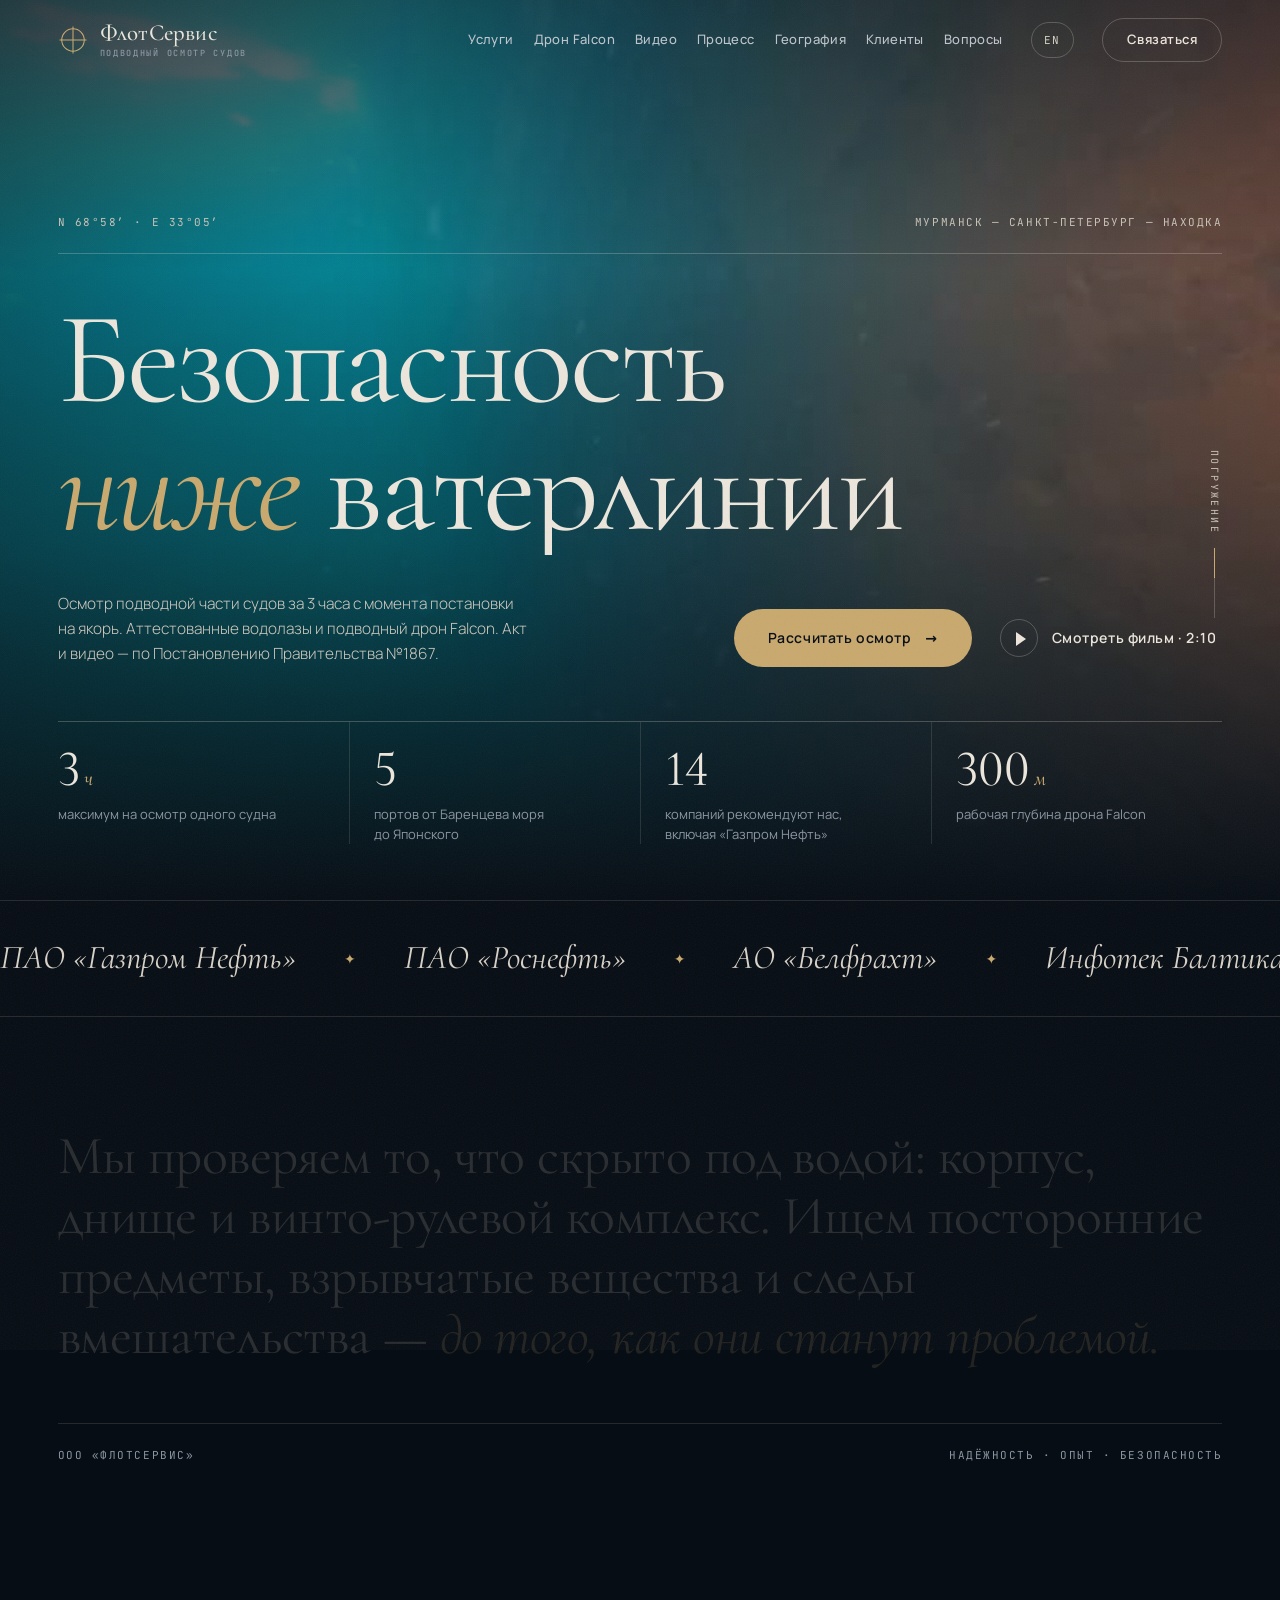
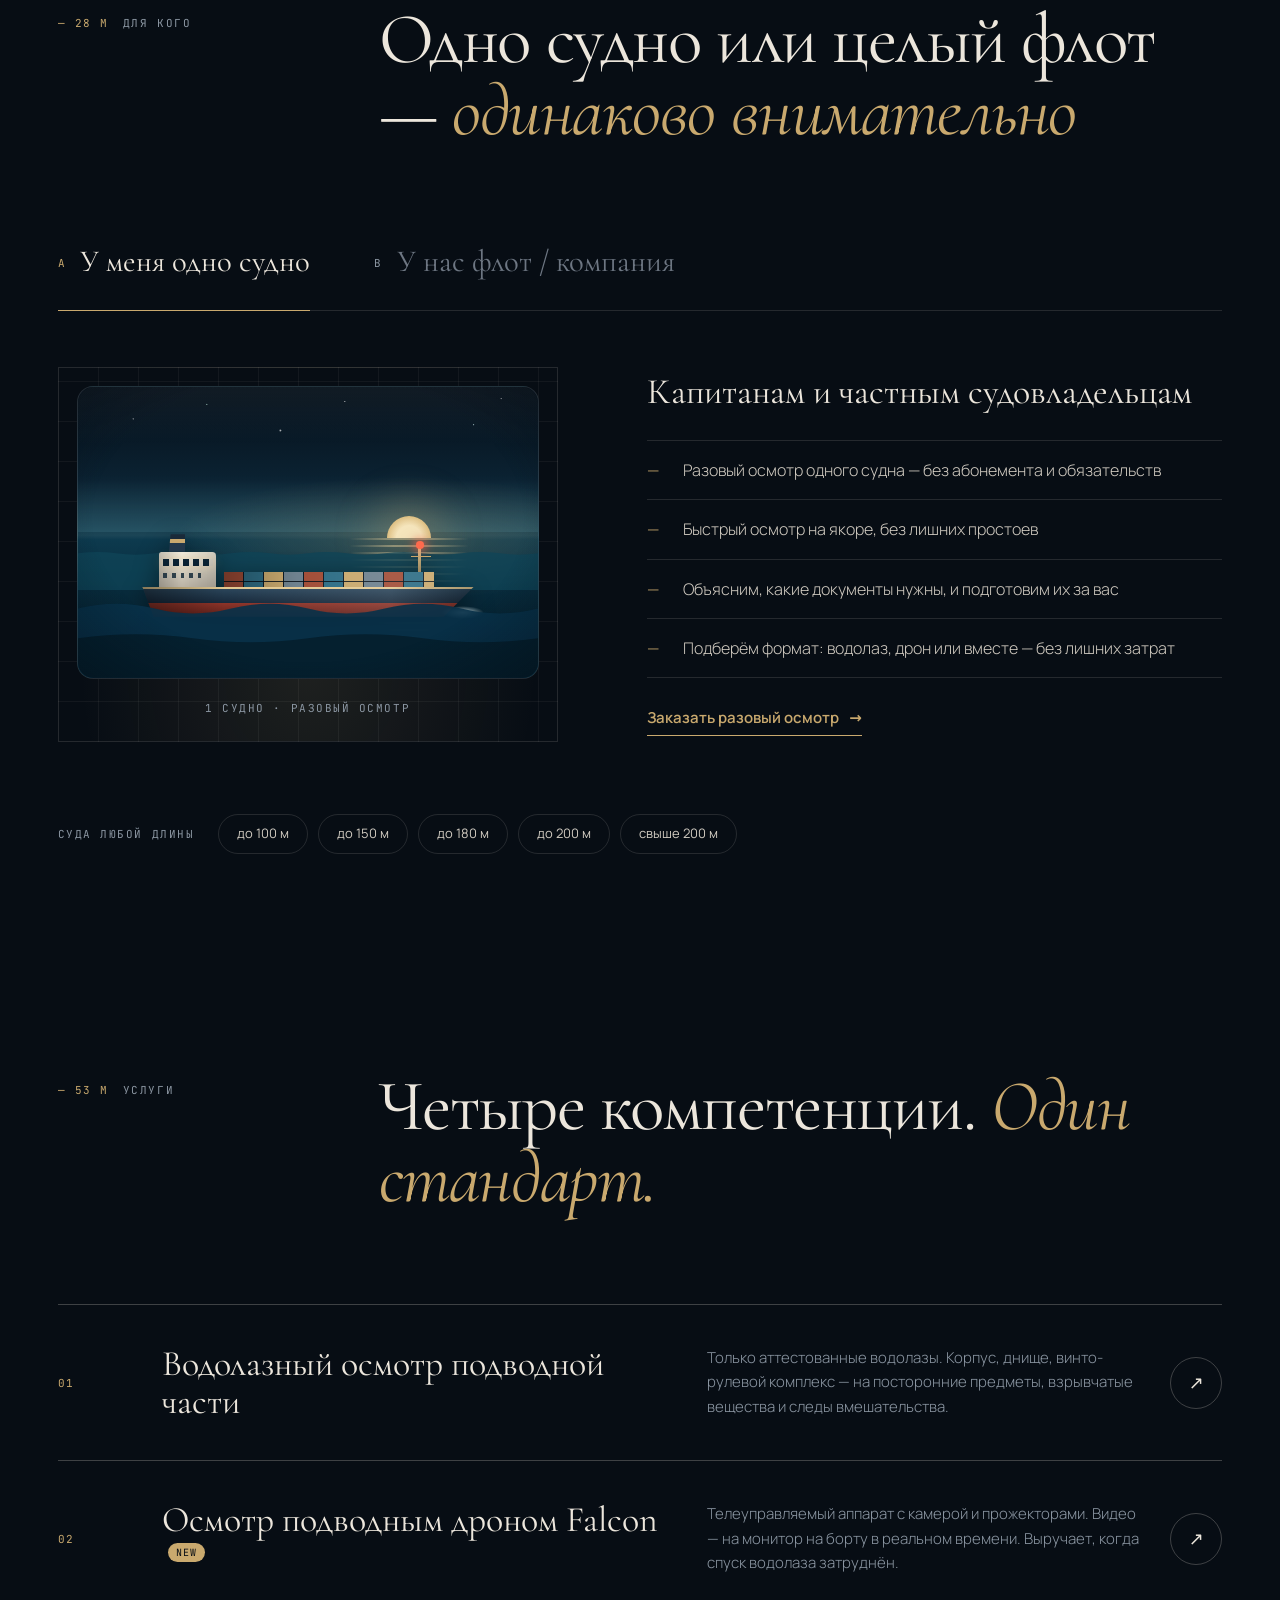
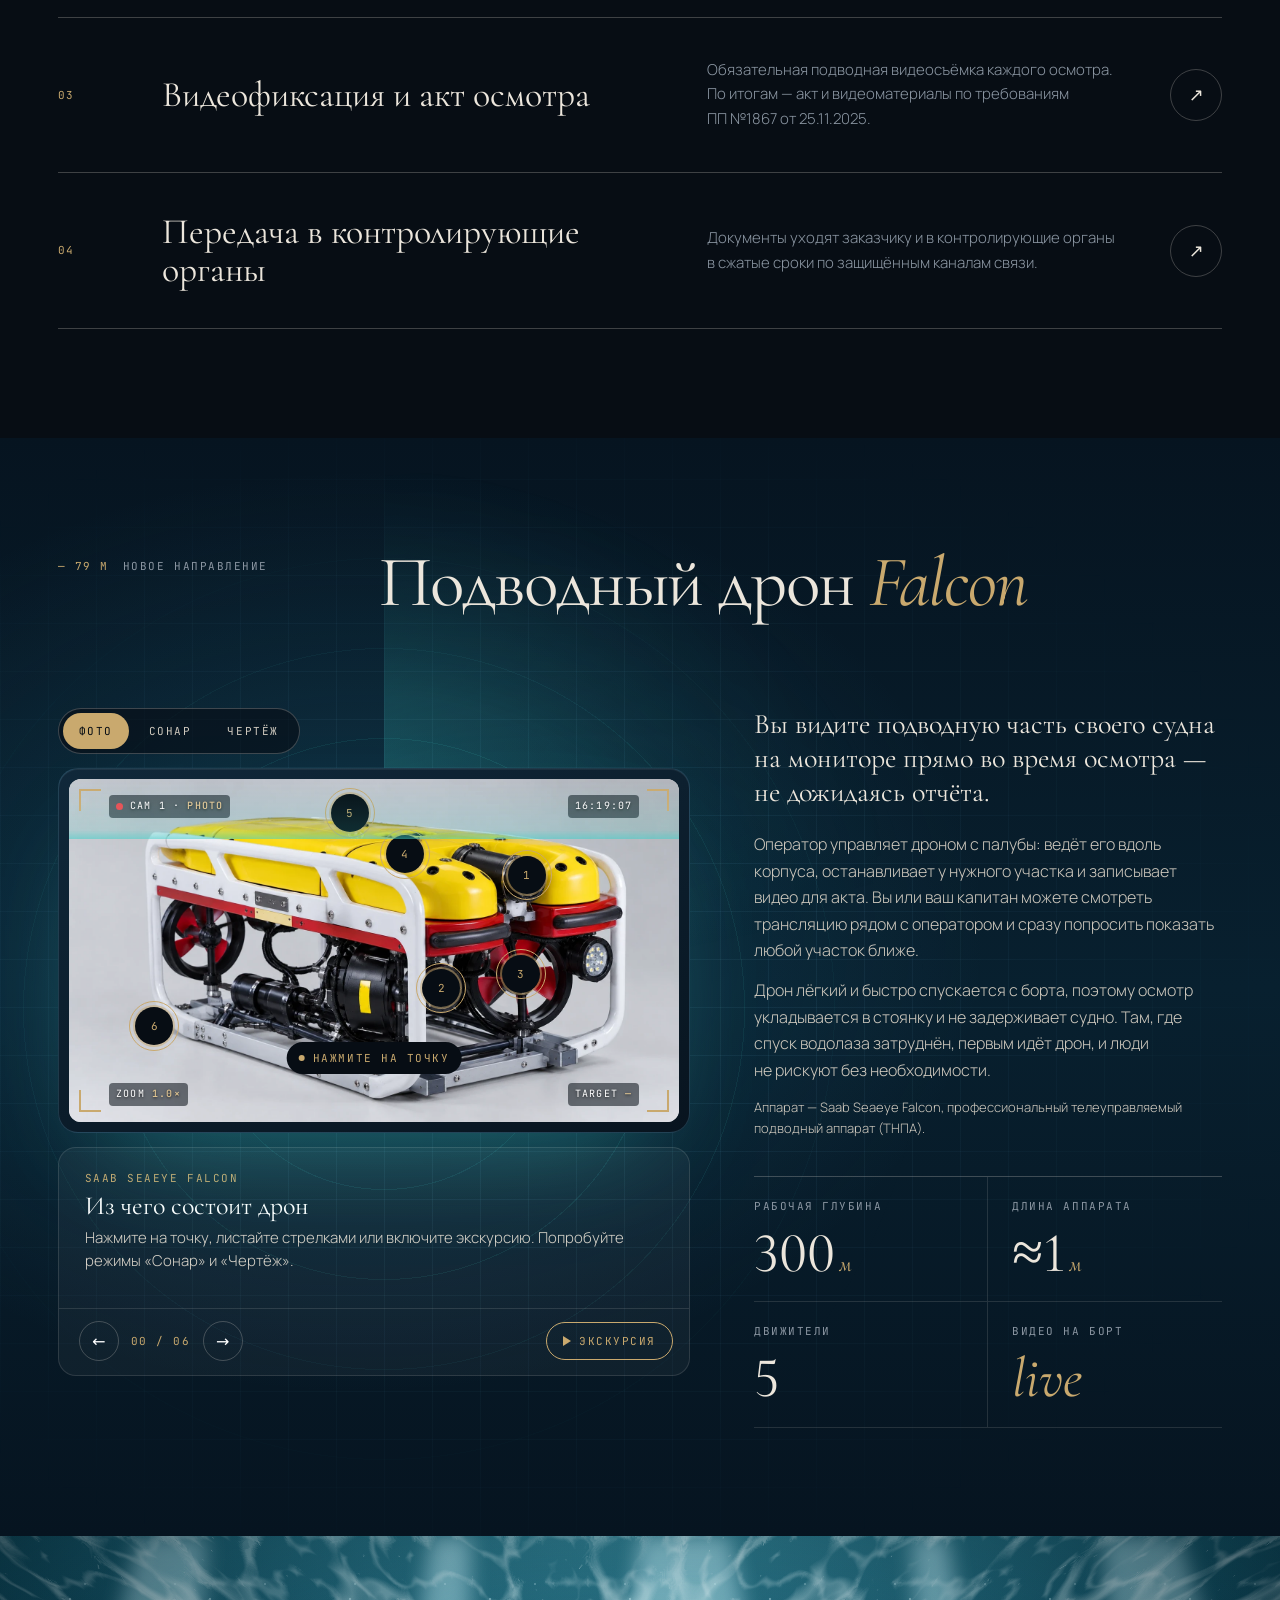
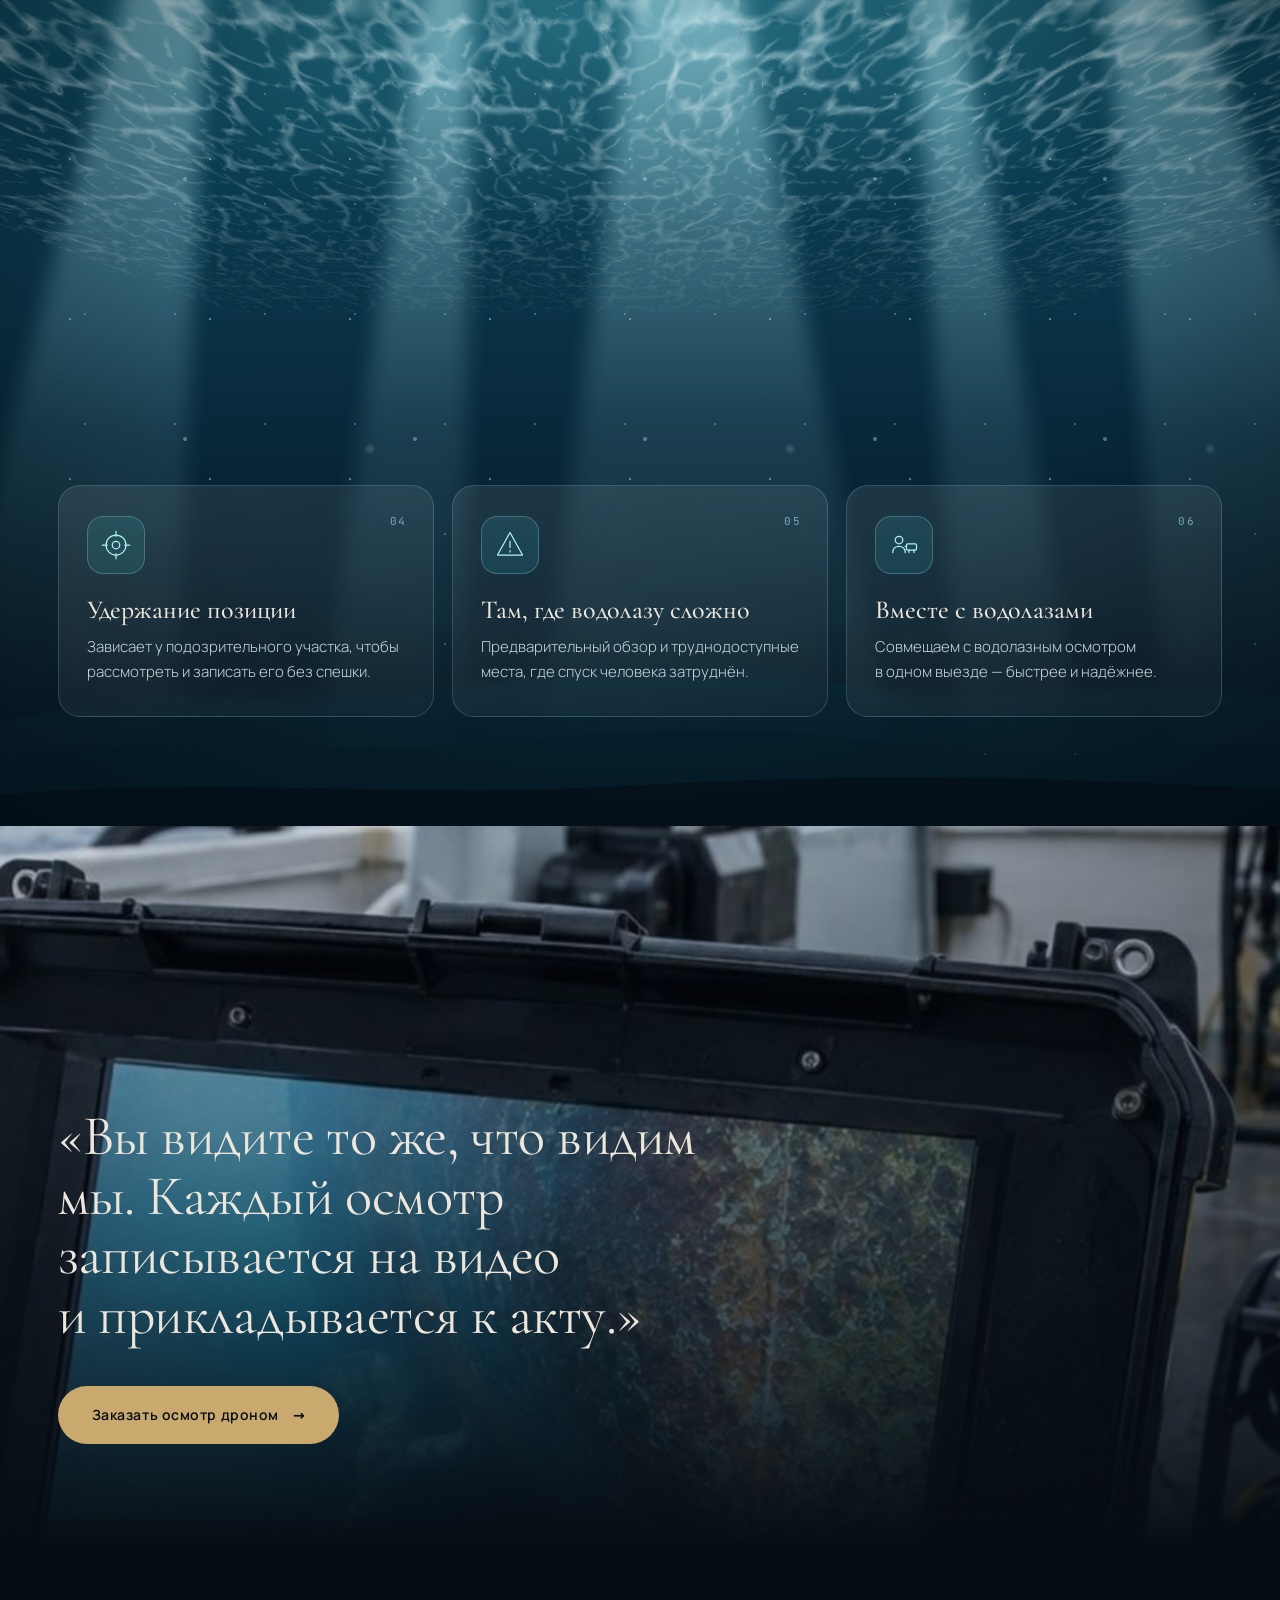
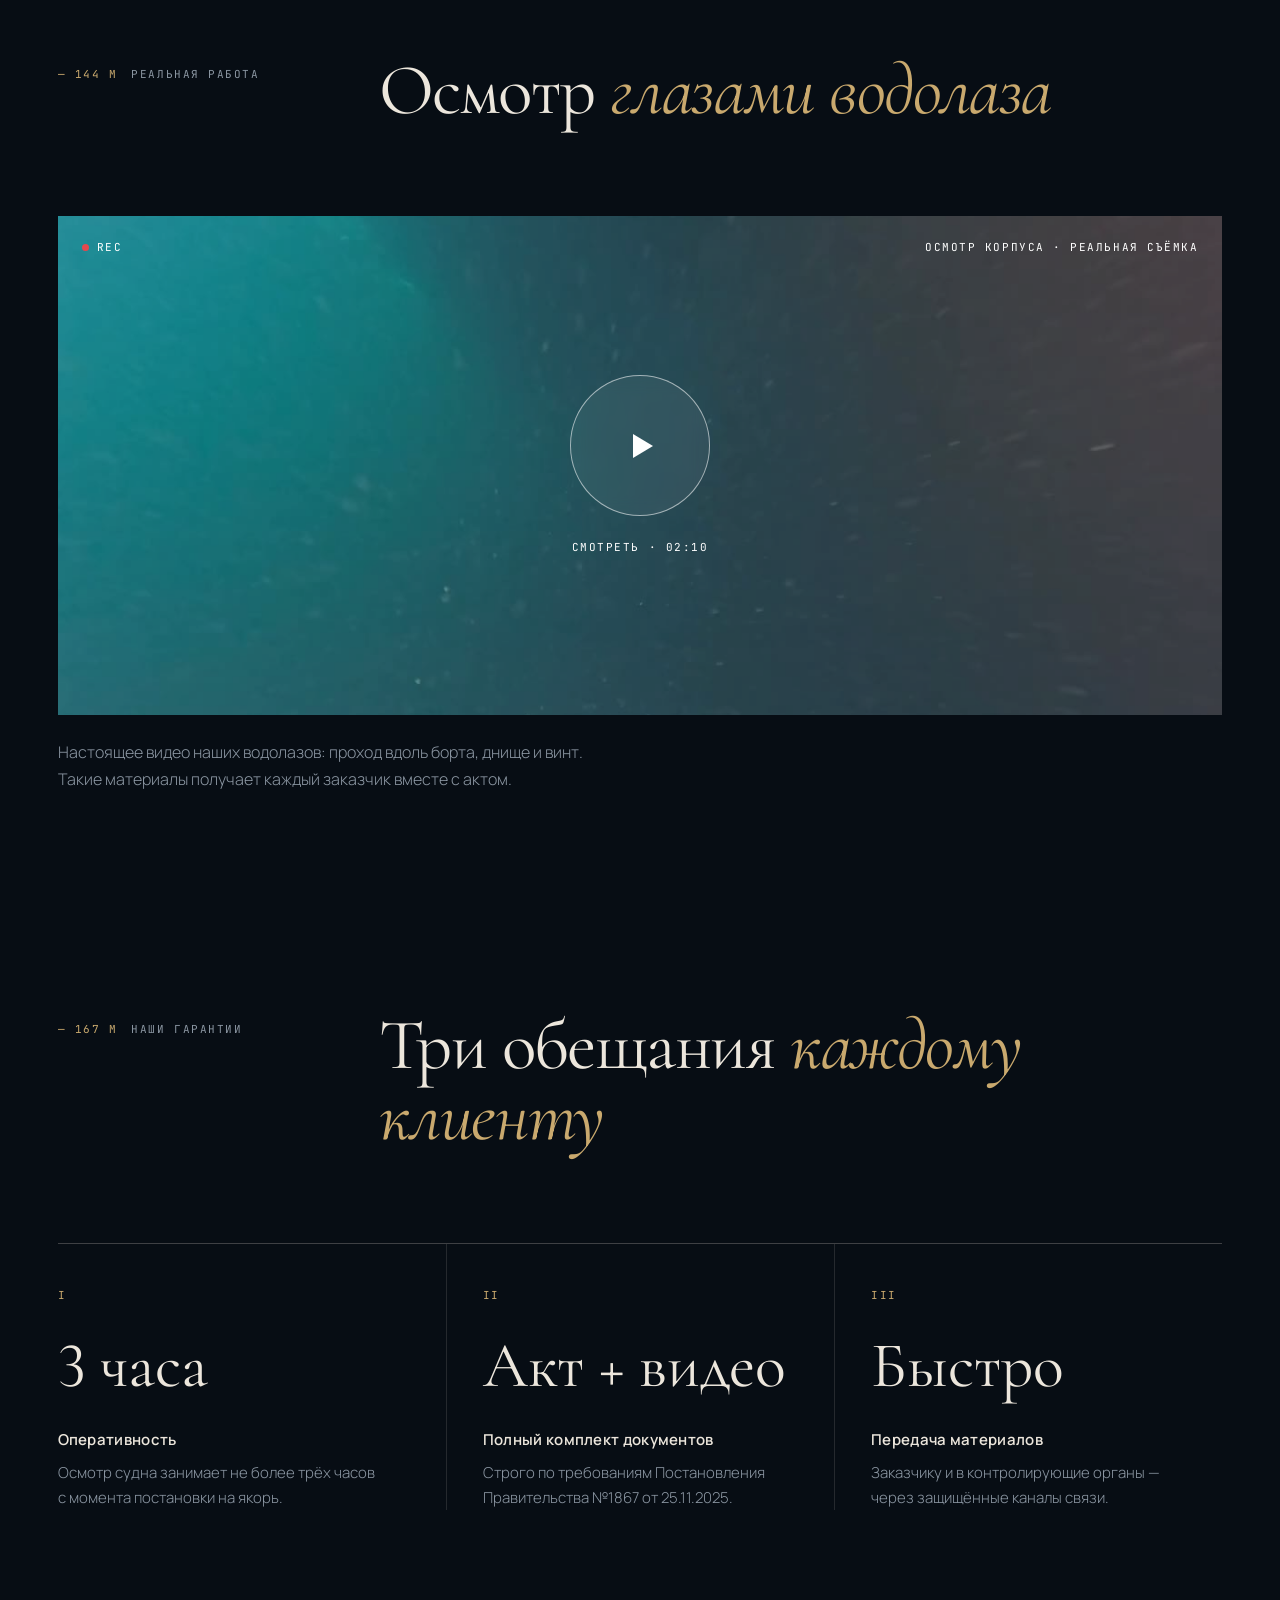
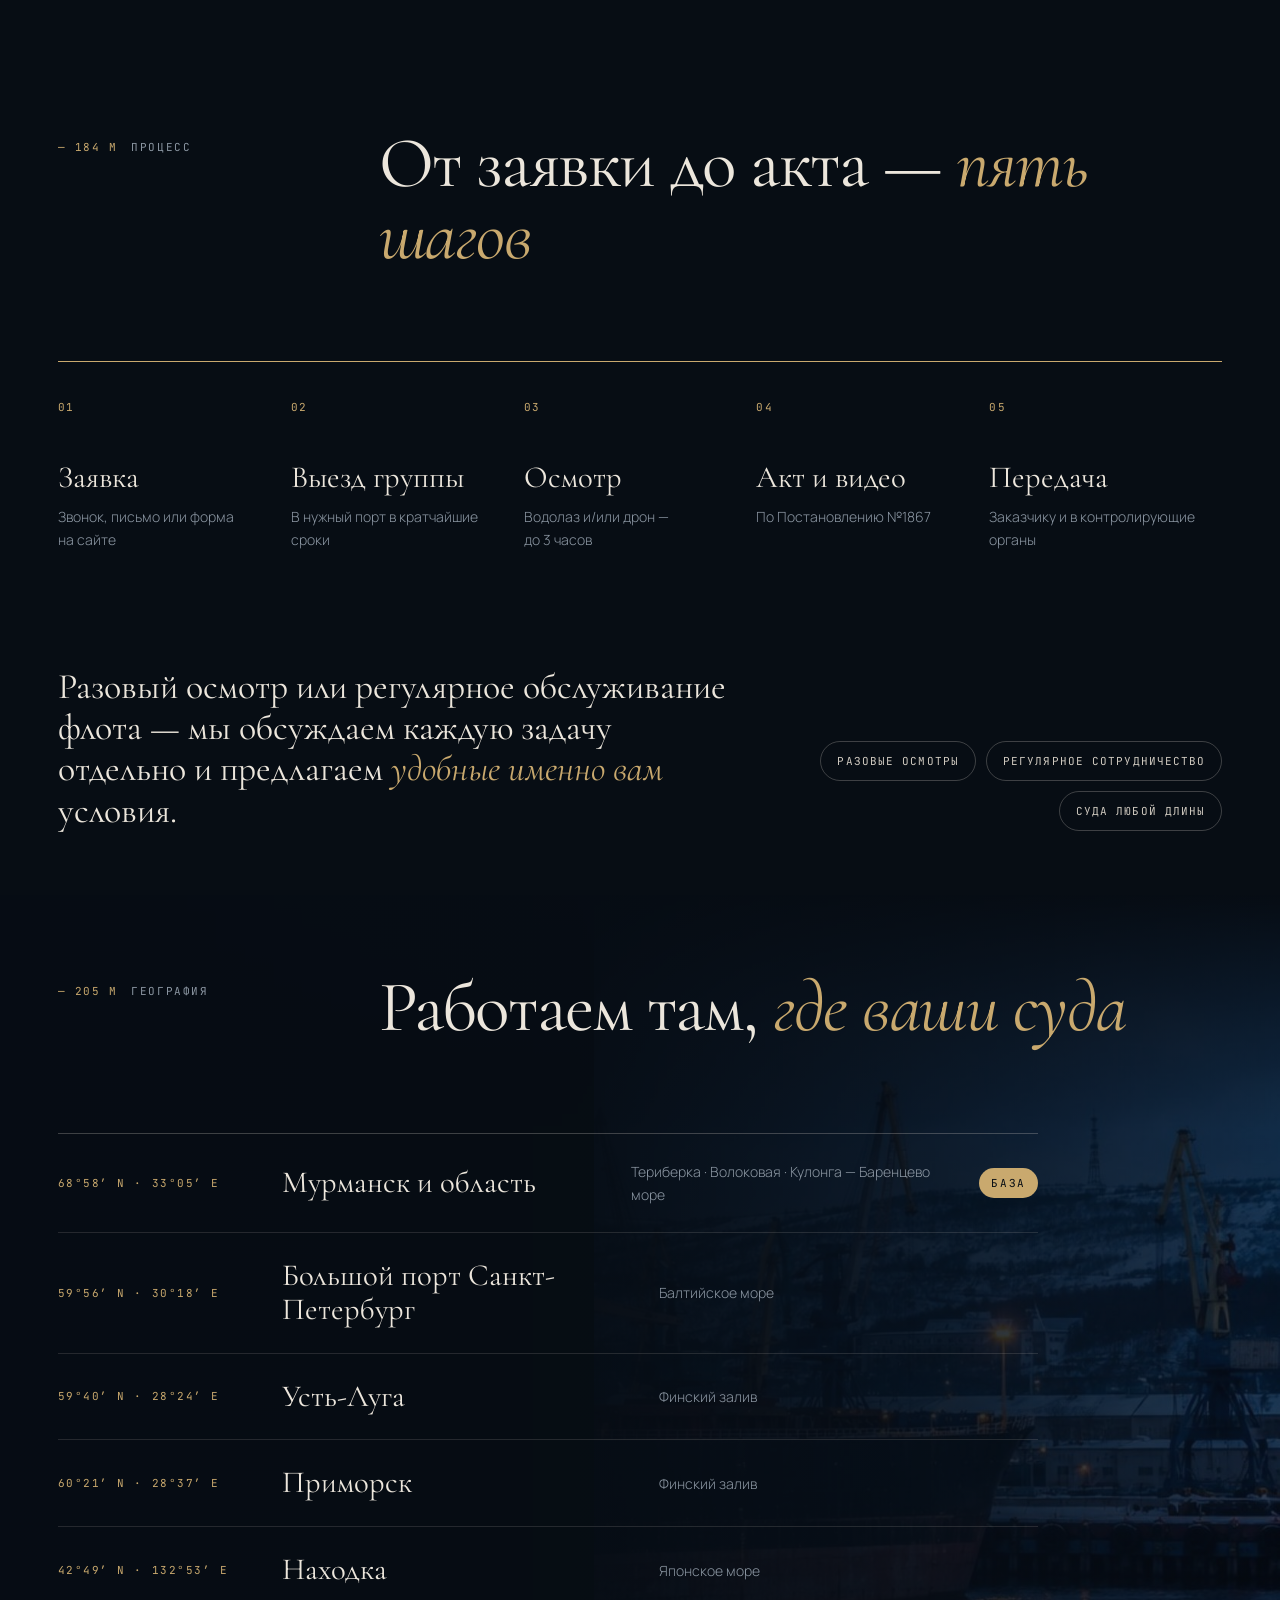
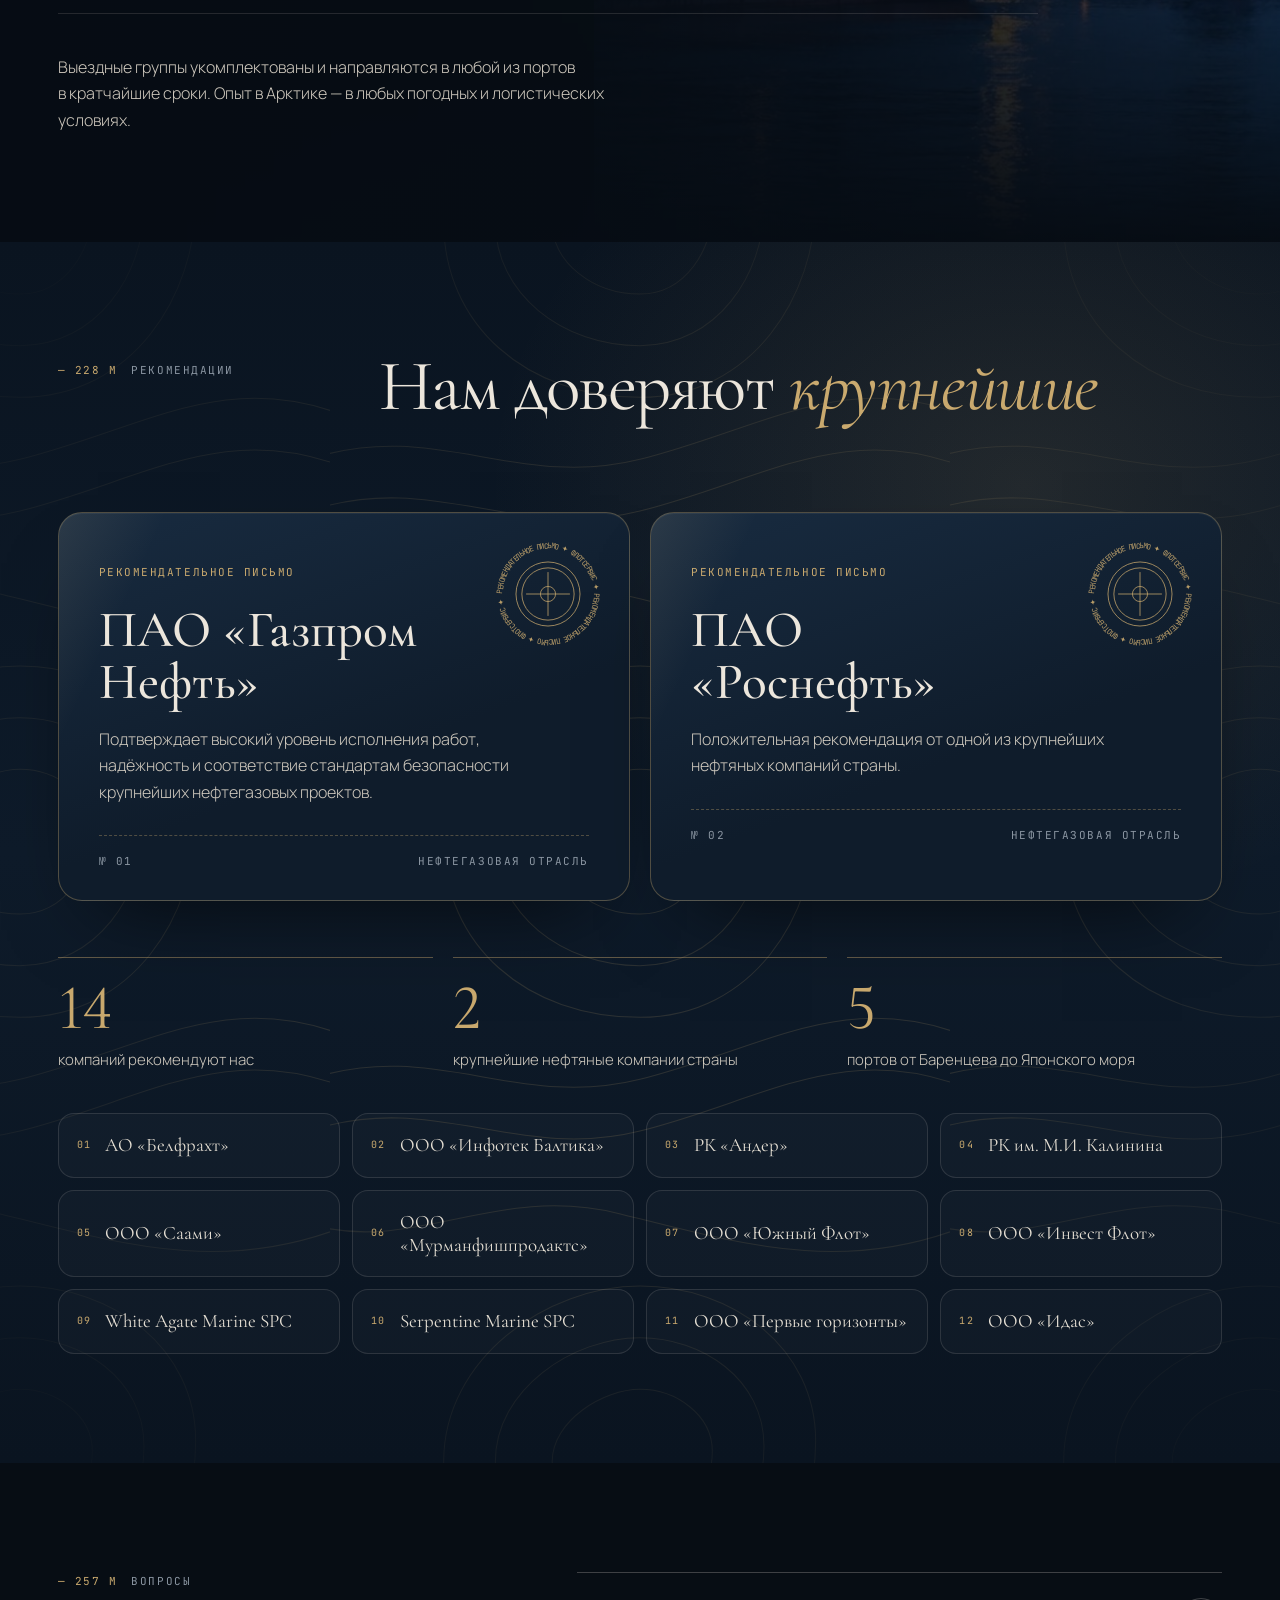
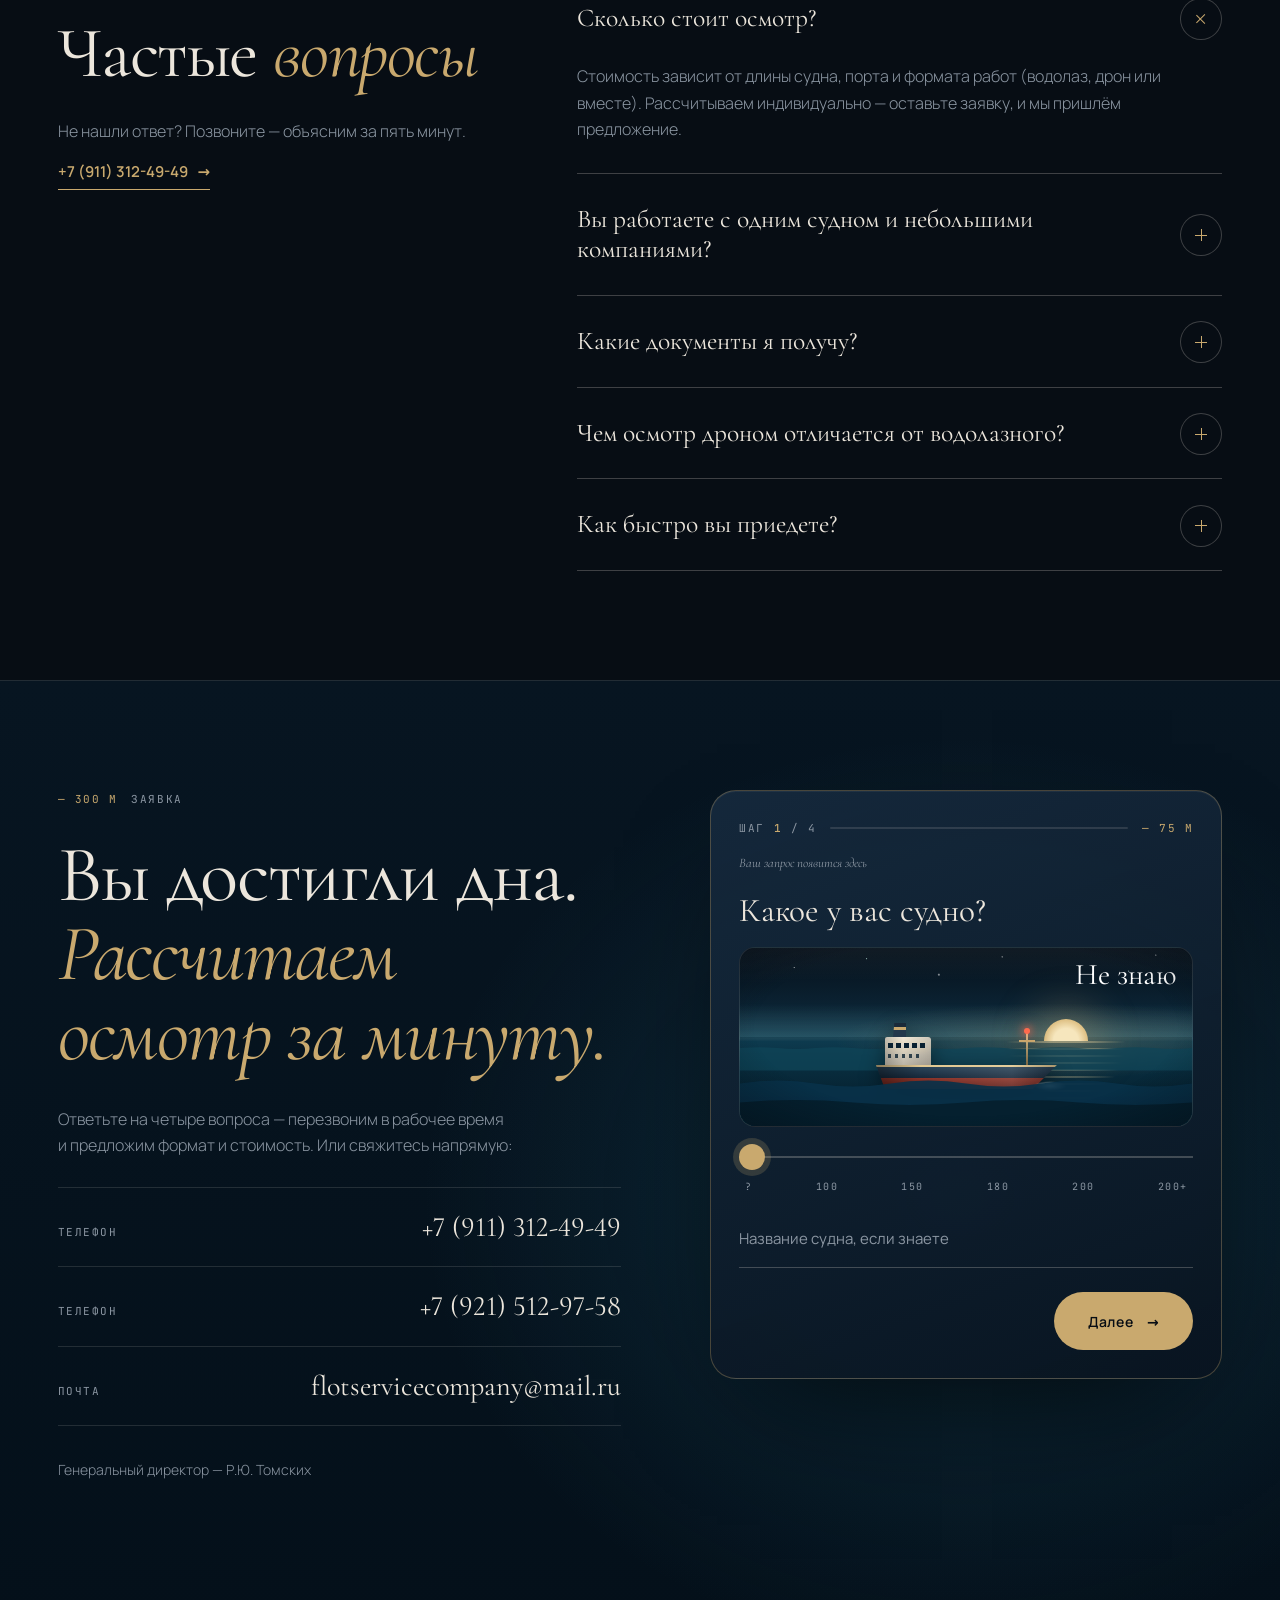
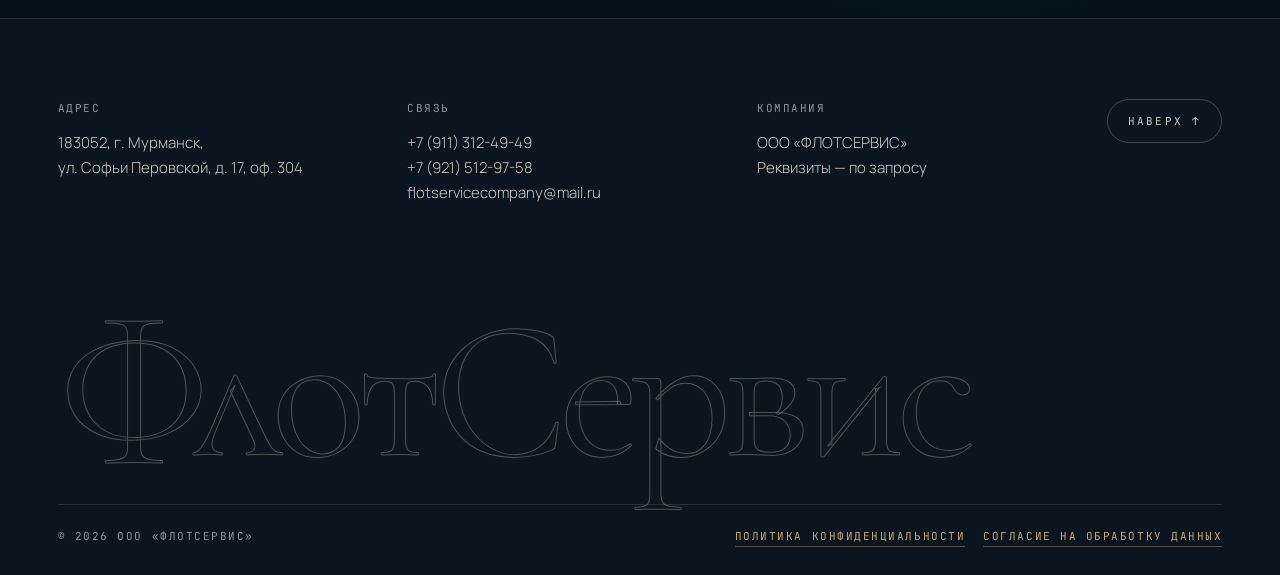
<file: index.html>
<!doctype html>
<html lang="ru">
<head>
<meta charset="utf-8">
<meta name="viewport" content="width=device-width, initial-scale=1, viewport-fit=cover">
<title>ФлотСервис — подводный осмотр судов водолазами и дроном</title>
<meta name="description" content="Осмотр подводной части судов за 3 часа с момента постановки на якорь. Аттестованные водолазы и подводный дрон Falcon. Акт и видео по Постановлению №1867. Мурманск, Санкт-Петербург, Усть-Луга, Приморск, Находка.">
<meta name="theme-color" content="#070d14">
<meta property="og:title" content="ФлотСервис — подводный осмотр судов">
<meta property="og:description" content="Водолазы и дрон Falcon. Осмотр до 3 часов, акт и видео по ПП №1867.">
<meta property="og:image" content="assets/diver.jpg">
<link rel="icon" href="data:image/svg+xml,%3Csvg xmlns='http://www.w3.org/2000/svg' viewBox='0 0 32 32'%3E%3Crect width='32' height='32' rx='6' fill='%23070d14'/%3E%3Ccircle cx='16' cy='16' r='9' fill='none' stroke='%23c9a96e' stroke-width='1.5'/%3E%3Cpath d='M16 4v24M4 16h24' stroke='%23c9a96e' stroke-width='1'/%3E%3C/svg%3E">
<link rel="stylesheet" href="assets/fonts/fonts.css">
<link rel="stylesheet" href="styles.css?v=20261018c">
<link rel="alternate" hreflang="ru" href="https://vodolaznaya-kompaniya.vercel.app/">
<link rel="alternate" hreflang="en" href="https://vodolaznaya-kompaniya.vercel.app/en/">
<script>
  // до отрисовки: не восстанавливать прошлую прокрутку и не прыгать по #якорю
  if ('scrollRestoration' in history) history.scrollRestoration = 'manual';
  if (location.hash) history.replaceState(null, '', location.pathname + location.search);
</script>
<noscript><style>.loader{display:none}.line>span{transform:none}</style></noscript>
</head>
<body>

<a class="skip" href="#main">К содержанию</a>

<!-- Прелоадер: погружение -->
<div class="loader" id="loader" aria-hidden="true">
  <div class="loader__in">
    <span class="loader__mark"><svg viewBox="0 0 40 40"><circle cx="20" cy="20" r="15"/><path d="M20 2v36M2 20h36"/></svg></span>
    <span class="loader__name">ФлотСервис</span>
    <span class="loader__depth"><b id="loaderDepth">000</b> м</span>
  </div>
  <div class="loader__bar"><i id="loaderBar"></i></div>
</div>

<div class="grain" aria-hidden="true"></div>

<!-- ============ ШАПКА ============ -->
<header class="header" id="top">
  <div class="wrap header__in">
    <a href="#top" class="logo" aria-label="ФлотСервис — в начало сайта">
      <span class="logo__mark" aria-hidden="true"><svg viewBox="0 0 40 40"><circle cx="20" cy="20" r="15"/><path d="M20 2v36M2 20h36"/></svg></span>
      <span class="logo__txt">ФлотСервис<small>Подводный осмотр судов</small></span>
    </a>
    <nav class="nav" id="nav" aria-label="Основное меню">
      <a href="#services"><i>01</i>Услуги</a>
      <a href="#falcon"><i>02</i>Дрон Falcon</a>
      <a href="#video"><i>03</i>Видео</a>
      <a href="#process"><i>04</i>Процесс</a>
      <a href="#geo"><i>05</i>География</a>
      <a href="#clients"><i>06</i>Клиенты</a>
      <a href="#faq"><i>07</i>Вопросы</a>
      <div class="nav__foot">
        <a href="tel:+79113124949">+7 (911) 312-49-49</a>
        <a href="mailto:flotservicecompany@mail.ru">flotservicecompany@mail.ru</a>
      </div>
    </nav>
    <span class="header__depth" aria-hidden="true"><b data-depth>000</b> м</span>
    <a href="tel:+79113124949" class="header__phone">+7 (911) 312-49-49</a>
    <a href="en/" class="lang" hreflang="en" lang="en" aria-label="English version">EN</a>
    <a href="#contact" class="btn btn--line btn--sm header__cta magnetic">Связаться</a>
    <button class="burger" id="burger" aria-label="Открыть меню" aria-expanded="false" aria-controls="nav"><span></span><span></span></button>
  </div>
</header>

<!-- ============ ГЛУБИНОМЕР ============ -->
<aside class="gauge" aria-label="Глубина погружения">
  <div class="gauge__head">
    <span class="mono gauge__cap">Глубина</span>
    <b class="gauge__num"><span data-depth>000</span><small>м</small></b>
    <span class="mono gauge__pa"><span id="gaugePa">1.0</span> атм</span>
  </div>
  <div class="gauge__scale">
    <div class="gauge__ticks" aria-hidden="true"></div>
    <span class="gauge__n" style="top:0.000%">0</span><span class="gauge__n" style="top:16.667%">50</span><span class="gauge__n" style="top:33.333%">100</span><span class="gauge__n" style="top:50.000%">150</span><span class="gauge__n" style="top:66.667%">200</span><span class="gauge__n" style="top:83.333%">250</span><span class="gauge__n" style="top:100.000%">300</span>
    <div class="gauge__fill" aria-hidden="true"></div>
    <div class="gauge__marks" id="gaugeMarks"></div>
    <span class="gauge__ptr" aria-hidden="true"><i></i></span>
  </div>
  <span class="gauge__section mono" id="gaugeSection" aria-hidden="true">поверхность</span>
</aside>

<main id="main">

<!-- ============ HERO ============ -->
<section class="hero" data-zone="поверхность">
  <video class="hero__video" autoplay muted loop playsinline preload="auto" poster="assets/hero-poster.jpg" aria-hidden="true">
    <source src="assets/hero-loop.mp4" type="video/mp4">
  </video>
  <div class="hero__shade"></div>

  <div class="wrap hero__in">
    <div class="hero__meta">
      <span class="mono">N 68°58′ · E 33°05′</span>
      <span class="mono">Мурманск — Санкт-Петербург — Находка</span>
    </div>

    <h1 class="hero__title">
      <span class="line"><span>Безопасность</span></span>
      <span class="line"><span><em>ниже</em> ватерлинии</span></span>
    </h1>

    <div class="hero__bottom">
      <p class="hero__lead">Осмотр подводной части судов за&nbsp;3&nbsp;часа с&nbsp;момента постановки на&nbsp;якорь. Аттестованные водолазы и&nbsp;подводный дрон Falcon. Акт и&nbsp;видео — по&nbsp;Постановлению Правительства №1867.</p>
      <div class="hero__btns">
        <a href="#contact" class="btn btn--brass magnetic">Рассчитать осмотр <span class="arr" aria-hidden="true">→</span></a>
        <a href="#video" class="btn btn--text" data-film><span class="play-dot" aria-hidden="true"></span>Смотреть фильм · 2:10</a>
      </div>
    </div>

    <ul class="hero__stats">
      <li><b>3<small>ч</small></b><span>максимум на&nbsp;осмотр одного судна</span></li>
      <li><b>5</b><span>портов от&nbsp;Баренцева моря до&nbsp;Японского</span></li>
      <li><b>14</b><span>компаний рекомендуют нас, включая «Газпром Нефть»</span></li>
      <li><b>300<small>м</small></b><span>рабочая глубина дрона Falcon</span></li>
    </ul>
  </div>
  <a href="#trust" class="hero__scroll" aria-label="Листать вниз"><span>Погружение</span><i></i></a>
</section>

<!-- ============ ЛЕНТА ДОВЕРИЯ ============ -->
<div class="trust" id="trust" aria-label="Нас рекомендуют">
  <div class="marquee"><div class="marquee__row">
    <span>ПАО «Газпром Нефть»</span><i>✦</i><span>ПАО «Роснефть»</span><i>✦</i><span>АО «Белфрахт»</span><i>✦</i><span>Инфотек Балтика</span><i>✦</i><span>White Agate Marine</span><i>✦</i><span>Мурманфишпродактс</span><i>✦</i><span>Serpentine Marine</span><i>✦</i><span>Южный Флот</span><i>✦</i><span>Инвест Флот</span><i>✦</i>
  </div></div>
</div>

<!-- ============ МАНИФЕСТ ============ -->
<section class="section manifest" data-zone="о компании">
  <div class="wrap">
    <p class="manifest__txt reveal-words">Мы&nbsp;проверяем то, что скрыто под водой: корпус, днище и&nbsp;винто-рулевой комплекс. Ищем посторонние предметы, взрывчатые вещества и&nbsp;следы вмешательства — <em>до&nbsp;того, как они станут проблемой.</em></p>
    <div class="manifest__sign">
      <span class="mono">ООО «ФлотСервис»</span>
      <span class="mono">Надёжность · Опыт · Безопасность</span>
    </div>
  </div>
</section>

<!-- ============ ДЛЯ КОГО ============ -->
<section class="section" id="who" data-zone="для кого">
  <div class="wrap">
    <header class="shead">
      <p class="shead__num mono"><span class="depth-tag">— 0 м</span> Для кого</p>
      <h2 class="h2">Одно судно или целый флот — <em>одинаково внимательно</em></h2>
    </header>

    <div class="switch" role="tablist" aria-label="Выберите формат">
      <button role="tab" aria-selected="true" aria-controls="tab-one" id="t-one" class="switch__btn is-active" data-tab="one"><i class="mono">A</i>У меня одно судно</button>
      <button role="tab" aria-selected="false" aria-controls="tab-fleet" id="t-fleet" class="switch__btn" data-tab="fleet"><i class="mono">B</i>У нас флот / компания</button>
    </div>

    <div class="who">
      <div class="who__panel is-active" id="tab-one" role="tabpanel" aria-labelledby="t-one">
        <div class="who__visual" aria-hidden="true">
          <div class="ship-meter who__scene"><div class="ship-meter__sea"><span class="sea3d__sun"></span><span class="sea3d__path"></span><svg class="sea3d__w sea3d__w--far" viewBox="0 0 1200 60" preserveAspectRatio="none"><path d="M0 22 Q25 19 50 22 Q75 25 100 22 Q125 19 150 22 Q175 25 200 22 Q225 19 250 22 Q275 25 300 22 Q325 19 350 22 Q375 25 400 22 Q425 19 450 22 Q475 25 500 22 Q525 19 550 22 Q575 25 600 22 Q625 19 650 22 Q675 25 700 22 Q725 19 750 22 Q775 25 800 22 Q825 19 850 22 Q875 25 900 22 Q925 19 950 22 Q975 25 1000 22 Q1025 19 1050 22 Q1075 25 1100 22 Q1125 19 1150 22 Q1175 25 1200 22 V60H0Z"/></svg><div class="ship3d" style="--w:72%;--stack:16;left:14%"><span class="ship3d__shadow"></span><span class="ship3d__mast"></span><span class="ship3d__cargo"></span><span class="ship3d__bridge"><i></i></span><span class="ship3d__hull"></span><span class="ship3d__foam"></span></div><svg class="sea3d__w sea3d__w--mid" viewBox="0 0 1200 60" preserveAspectRatio="none"><path d="M0 24 Q50 19 100 24 Q150 29 200 24 Q250 19 300 24 Q350 29 400 24 Q450 19 500 24 Q550 29 600 24 Q650 19 700 24 Q750 29 800 24 Q850 19 900 24 Q950 29 1000 24 Q1050 19 1100 24 Q1150 29 1200 24 V60H0Z"/></svg><svg class="sea3d__w sea3d__w--near" viewBox="0 0 1200 60" preserveAspectRatio="none"><path d="M0 26 Q75 19 150 26 Q225 33 300 26 Q375 19 450 26 Q525 33 600 26 Q675 19 750 26 Q825 33 900 26 Q975 19 1050 26 Q1125 33 1200 26 V60H0Z"/></svg></div></div>
          <span class="mono">1 судно · разовый осмотр</span>
        </div>
        <div class="who__body">
          <h3>Капитанам и частным судовладельцам</h3>
          <ul class="list">
            <li>Разовый осмотр одного судна — без абонемента и&nbsp;обязательств</li>
            <li>Быстрый осмотр на&nbsp;якоре, без лишних простоев</li>
            <li>Объясним, какие документы нужны, и&nbsp;подготовим их за&nbsp;вас</li>
            <li>Подберём формат: водолаз, дрон или вместе — без лишних затрат</li>
          </ul>
          <a href="#contact" class="link" data-format="Разовый осмотр">Заказать разовый осмотр <span aria-hidden="true">→</span></a>
        </div>
      </div>
      <div class="who__panel" id="tab-fleet" role="tabpanel" aria-labelledby="t-fleet" hidden>
        <div class="who__visual who__visual--fleet" aria-hidden="true">
          <div class="ship-meter who__scene"><div class="ship-meter__sea"><span class="sea3d__sun"></span><span class="sea3d__path"></span><svg class="sea3d__w sea3d__w--far" viewBox="0 0 1200 60" preserveAspectRatio="none"><path d="M0 22 Q25 19 50 22 Q75 25 100 22 Q125 19 150 22 Q175 25 200 22 Q225 19 250 22 Q275 25 300 22 Q325 19 350 22 Q375 25 400 22 Q425 19 450 22 Q475 25 500 22 Q525 19 550 22 Q575 25 600 22 Q625 19 650 22 Q675 25 700 22 Q725 19 750 22 Q775 25 800 22 Q825 19 850 22 Q875 25 900 22 Q925 19 950 22 Q975 25 1000 22 Q1025 19 1050 22 Q1075 25 1100 22 Q1125 19 1150 22 Q1175 25 1200 22 V60H0Z"/></svg><div class="ship3d" style="--w:38%;--stack:8;left:6%;bottom:44%;scale:.42;animation-delay:-1s"><span class="ship3d__shadow"></span><span class="ship3d__mast"></span><span class="ship3d__cargo"></span><span class="ship3d__bridge"><i></i></span><span class="ship3d__hull"></span><span class="ship3d__foam"></span></div><div class="ship3d" style="--w:34%;left:58%;bottom:45%;scale:.36;animation-delay:-3s"><span class="ship3d__shadow"></span><span class="ship3d__mast"></span><span class="ship3d__cargo"></span><span class="ship3d__bridge"><i></i></span><span class="ship3d__hull"></span><span class="ship3d__foam"></span></div><div class="ship3d" style="--w:50%;--stack:16;left:40%;bottom:31%;scale:.68;animation-delay:-2s"><span class="ship3d__shadow"></span><span class="ship3d__mast"></span><span class="ship3d__cargo"></span><span class="ship3d__bridge"><i></i></span><span class="ship3d__hull"></span><span class="ship3d__foam"></span></div><div class="ship3d" style="--w:64%;--stack:24;left:3%;bottom:21%"><span class="ship3d__shadow"></span><span class="ship3d__mast"></span><span class="ship3d__cargo"></span><span class="ship3d__bridge"><i></i></span><span class="ship3d__hull"></span><span class="ship3d__foam"></span></div><svg class="sea3d__w sea3d__w--mid" viewBox="0 0 1200 60" preserveAspectRatio="none"><path d="M0 24 Q50 19 100 24 Q150 29 200 24 Q250 19 300 24 Q350 29 400 24 Q450 19 500 24 Q550 29 600 24 Q650 19 700 24 Q750 29 800 24 Q850 19 900 24 Q950 29 1000 24 Q1050 19 1100 24 Q1150 29 1200 24 V60H0Z"/></svg><svg class="sea3d__w sea3d__w--near" viewBox="0 0 1200 60" preserveAspectRatio="none"><path d="M0 26 Q75 19 150 26 Q225 33 300 26 Q375 19 450 26 Q525 33 600 26 Q675 19 750 26 Q825 33 900 26 Q975 19 1050 26 Q1125 33 1200 26 V60H0Z"/></svg></div></div>
          <span class="mono">флот · договор на обслуживание</span>
        </div>
        <div class="who__body">
          <h3>Судоходным, стивидорным и&nbsp;нефтегазовым компаниям</h3>
          <ul class="list">
            <li>Регулярное обслуживание флота по&nbsp;согласованному графику</li>
            <li>Безопасность судов перед погрузкой и&nbsp;разгрузкой</li>
            <li>Выездные группы в&nbsp;любом из&nbsp;портов присутствия</li>
            <li>Соответствие стандартам безопасности крупнейших нефтегазовых проектов</li>
          </ul>
          <a href="#contact" class="link" data-format="Договор на обслуживание флота">Обсудить договор на обслуживание <span aria-hidden="true">→</span></a>
        </div>
      </div>
    </div>

    <div class="sizes">
      <span class="mono">Суда любой длины</span>
      <i>до 100 м</i><i>до 150 м</i><i>до 180 м</i><i>до 200 м</i><i>свыше 200 м</i>
    </div>
  </div>
</section>

<!-- ============ УСЛУГИ ============ -->
<section class="section" id="services" data-zone="услуги">
  <div class="wrap">
    <header class="shead">
      <p class="shead__num mono"><span class="depth-tag">— 0 м</span> Услуги</p>
      <h2 class="h2">Четыре компетенции. <em>Один стандарт.</em></h2>
    </header>
    <ol class="rows">
      <li class="row">
        <span class="row__n mono">01</span>
        <h3 class="row__t">Водолазный осмотр подводной части</h3>
        <p class="row__d">Только аттестованные водолазы. Корпус, днище, винто-рулевой комплекс — на&nbsp;посторонние предметы, взрывчатые вещества и&nbsp;следы вмешательства.</p>
        <a href="#video" class="row__a" aria-label="Смотреть видео водолазного осмотра">↗</a>
      </li>
      <li class="row">
        <span class="row__n mono">02</span>
        <h3 class="row__t">Осмотр подводным дроном Falcon <sup class="mono">new</sup></h3>
        <p class="row__d">Телеуправляемый аппарат с&nbsp;камерой и&nbsp;прожекторами. Видео — на&nbsp;монитор на&nbsp;борту в&nbsp;реальном времени. Выручает, когда спуск водолаза затруднён.</p>
        <a href="#falcon" class="row__a" aria-label="Подробнее о дроне">↗</a>
      </li>
      <li class="row">
        <span class="row__n mono">03</span>
        <h3 class="row__t">Видеофиксация и акт осмотра</h3>
        <p class="row__d">Обязательная подводная видеосъёмка каждого осмотра. По&nbsp;итогам — акт и&nbsp;видеоматериалы по&nbsp;требованиям ПП&nbsp;№1867 от&nbsp;25.11.2025.</p>
        <a href="#guarantees" class="row__a" aria-label="Подробнее об акте и видео">↗</a>
      </li>
      <li class="row">
        <span class="row__n mono">04</span>
        <h3 class="row__t">Передача в контролирующие органы</h3>
        <p class="row__d">Документы уходят заказчику и&nbsp;в&nbsp;контролирующие органы в&nbsp;сжатые сроки по&nbsp;защищённым каналам связи.</p>
        <a href="#process" class="row__a" aria-label="Как передаём документы">↗</a>
      </li>
    </ol>
  </div>
</section>

<!-- ============ ДРОН FALCON (светлая секция) ============ -->
<section class="section falcon" id="falcon" data-zone="дрон falcon">
  <div class="falcon__bg" aria-hidden="true"><span class="falcon__sweep"></span></div>
  <div class="wrap">
    <header class="shead">
      <p class="shead__num mono"><span class="depth-tag">— 0 м</span> Новое направление</p>
      <h2 class="h2">Подводный дрон <em>Falcon</em></h2>
    </header>

    <div class="falcon__grid">
      <figure class="drone" id="drone">
        <div class="drone__modes" role="radiogroup" aria-label="Режим изображения">
          <button class="drone__mode is-active" data-mode="photo" role="radio" aria-checked="true">Фото</button>
          <button class="drone__mode" data-mode="sonar" role="radio" aria-checked="false">Сонар</button>
          <button class="drone__mode" data-mode="blueprint" role="radio" aria-checked="false">Чертёж</button>
        </div>
        <div class="drone__monitor" id="droneMonitor">
          <div class="drone__img" id="droneFrame" data-mode="photo">
            <div class="drone__stage" id="droneStage">
              <img src="assets/falcon-full.webp" alt="Подводный дрон Saab Seaeye Falcon целиком: жёлтые блоки плавучести, камера, светодиодные прожекторы, движители в кольцевых насадках, белая рама с полозьями" width="1674" height="940" decoding="async">
              <span class="drone__spot" aria-hidden="true"></span>
              <button class="hot" style="--x:75%;--y:28%" data-hot="0" aria-label="Камера"><span>1</span></button>
              <button class="hot" style="--x:61%;--y:61%" data-hot="1" aria-label="Прожекторы"><span>2</span></button>
              <button class="hot" style="--x:74%;--y:57%" data-hot="2" aria-label="Движители"><span>3</span></button>
              <button class="hot" style="--x:55%;--y:22%" data-hot="3" aria-label="Блоки плавучести"><span>4</span></button>
              <button class="hot" style="--x:46%;--y:10%" data-hot="4" aria-label="Рым для подъёма"><span>5</span></button>
              <button class="hot" style="--x:14%;--y:72%" data-hot="5" aria-label="Рама и полозья"><span>6</span></button>
            </div>
            <div class="drone__detail" id="droneDetail" aria-hidden="true">
              <img src="assets/falcon-detail.webp" alt="" width="1536" height="1024" decoding="async">
              <span class="drone__detail-mark"></span>
            </div>
            <span class="drone__tint" aria-hidden="true"></span>
            <div class="hud" aria-hidden="true">
              <span class="hud__c hud__c--tl"></span><span class="hud__c hud__c--tr"></span><span class="hud__c hud__c--bl"></span><span class="hud__c hud__c--br"></span>
              <span class="hud__tl mono"><i class="hud__rec"></i>CAM 1 · <b id="hudMode">PHOTO</b></span>
              <span class="hud__tr mono" id="hudClock">00:00:00</span>
              <span class="hud__bl mono">ZOOM <b id="hudZoom">1.0×</b></span>
              <span class="hud__br mono">TARGET <b id="hudTarget">—</b></span>
              <span class="hud__scan"></span>
            </div>
            <span class="drone__hint mono" id="droneHint" aria-hidden="true">Нажмите на точку</span>
            <button class="drone__reset mono" id="droneReset" hidden>Общий вид <span aria-hidden="true">↺</span></button>
          </div>
        </div>
        <figcaption class="drone__tip">
          <div class="drone__body" id="droneTip" aria-live="polite">
            <span class="mono">Saab Seaeye Falcon</span>
            <b>Из чего состоит дрон</b>
            <span>Нажмите на точку, листайте стрелками или включите экскурсию. Попробуйте режимы «Сонар» и «Чертёж».</span>
          </div>
          <div class="drone__ctrl">
            <button class="drone__arrow" id="dronePrev" aria-label="Предыдущая деталь">←</button>
            <span class="drone__count mono" id="droneCount">00 / 06</span>
            <button class="drone__arrow" id="droneNext" aria-label="Следующая деталь">→</button>
            <button class="drone__tour mono" id="droneTour" aria-pressed="false"><span class="drone__tour-ico" aria-hidden="true"></span><span class="drone__tour-txt">Экскурсия</span></button>
            <span class="drone__bar" aria-hidden="true"><i id="droneBar"></i></span>
          </div>
        </figcaption>
      </figure>

      <div class="falcon__text">
        <p class="falcon__lead">Вы видите подводную часть своего судна на&nbsp;мониторе прямо во&nbsp;время осмотра — не&nbsp;дожидаясь отчёта.</p>
        <p>Оператор управляет дроном с&nbsp;палубы: ведёт его вдоль корпуса, останавливает у&nbsp;нужного участка и&nbsp;записывает видео для акта. Вы или ваш капитан можете смотреть трансляцию рядом с&nbsp;оператором и&nbsp;сразу попросить показать любой участок ближе.</p>
        <p>Дрон лёгкий и&nbsp;быстро спускается с&nbsp;борта, поэтому осмотр укладывается в&nbsp;стоянку и&nbsp;не&nbsp;задерживает судно. Там, где спуск водолаза затруднён, первым идёт дрон, и&nbsp;люди не&nbsp;рискуют без необходимости.</p>
        <p class="falcon__model">Аппарат — Saab Seaeye Falcon, профессиональный телеуправляемый подводный аппарат (ТНПА).</p>
        <dl class="specs"><div><dt class="mono">Рабочая глубина</dt><dd>300<small>м</small></dd></div><div><dt class="mono">Длина аппарата</dt><dd>≈1<small>м</small></dd></div><div><dt class="mono">Движители</dt><dd>5</dd></div><div><dt class="mono">Видео на борт</dt><dd><em>live</em></dd></div></dl>
      </div>
    </div>
  </div>
</section>

<!-- ============ ЧТО ДРОН ДЕЛАЕТ ДЛЯ ВАС ============ -->
<section class="section tasks-sec" id="tasks" data-zone="задачи дрона">
  <div class="tasks-sec__bg uw" aria-hidden="true"><div class="uw__sky"><div class="uw__surface"><i></i><i></i></div></div><svg class="uw__rays" viewBox="0 0 1200 800" preserveAspectRatio="xMidYMin slice"><defs><linearGradient id="uwRay" x1="0" y1="0" x2="0" y2="1"><stop offset="0" stop-color="#c8f6ff" stop-opacity=".55"/><stop offset=".55" stop-color="#9fe6f0" stop-opacity=".12"/><stop offset="1" stop-color="#9fe6f0" stop-opacity="0"/></linearGradient><filter id="uwBlur" x="-20%" y="-5%" width="140%" height="110%"><feGaussianBlur stdDeviation="9"/></filter></defs><g fill="url(#uwRay)" filter="url(#uwBlur)"><polygon class="uw__ray" style="--d:0s" points="150,0 210,0 180,800 -60,800"/><polygon class="uw__ray" style="--d:-3s" points="412,0 448,0 440,800 300,800"/><polygon class="uw__ray" style="--d:-6s" points="600,0 680,0 840,800 500,800"/><polygon class="uw__ray" style="--d:-2s" points="844,0 876,0 1010,800 890,800"/><polygon class="uw__ray" style="--d:-5s" points="1016,0 1084,0 1340,800 1080,800"/></g></svg><div class="uw__dust"><i></i><i></i><i></i></div><svg class="uw__bed" viewBox="0 0 1200 200" preserveAspectRatio="none"><path class="uw__bed1" d="M0 120C150 90 260 110 400 96S650 70 800 92 1050 80 1200 100V200H0Z"/><path class="uw__bed2" d="M0 150C120 130 300 146 450 136S700 118 860 140 1080 128 1200 140V200H0Z"/><path class="uw__bed3" d="M0 176C200 162 380 178 560 170S900 158 1200 172V200H0Z"/></svg></div>
  <div class="wrap">
    <header class="shead">
      <p class="shead__num mono"><span class="depth-tag">— 0 м</span> Польза</p>
      <h2 class="h2">Что дрон <em>делает для вас</em></h2>
    </header>
    <div class="tasks">
      <article class="task"><span class="task__ico"><svg viewBox="0 0 48 48" aria-hidden="true"><path d="M4 30h40l-6 9H10z"/><path d="M12 30V20h20v10M34 30V14h6v16"/><path d="M2 44c4 0 4-2 8-2s4 2 8 2 4-2 8-2 4 2 8 2 4-2 8-2"/></svg></span><span class="task__n mono">01</span><h3>Осмотр корпуса и днища</h3><p>Проходит вдоль борта и&nbsp;под днищем, передавая картинку оператору без пауз.</p></article>
      <article class="task"><span class="task__ico"><svg viewBox="0 0 48 48" aria-hidden="true"><circle cx="24" cy="24" r="4"/><path d="M24 20c-2-8 2-14 6-14s4 8-6 14zM28 24c8-2 14 2 14 6s-8 4-14-6zM24 28c2 8-2 14-6 14s-4-8 6-14zM20 24c-8 2-14-2-14-6s8-4 14 6z"/></svg></span><span class="task__n mono">02</span><h3>Винто-рулевой комплекс</h3><p>Подробно снимает винт, руль, кингстонные решётки и&nbsp;другие сложные участки.</p></article>
      <article class="task"><span class="task__ico"><svg viewBox="0 0 48 48" aria-hidden="true"><circle cx="21" cy="21" r="12"/><path d="M30 30l12 12"/><path d="M15 21h12M21 15v12"/></svg></span><span class="task__n mono">03</span><h3>Поиск посторонних предметов</h3><p>Собственный свет даёт детальную картинку даже на&nbsp;глубине и&nbsp;в&nbsp;мутной воде.</p></article>
      <article class="task"><span class="task__ico"><svg viewBox="0 0 48 48" aria-hidden="true"><circle cx="24" cy="24" r="16"/><circle cx="24" cy="24" r="6"/><path d="M24 2v8M24 38v8M2 24h8M38 24h8"/></svg></span><span class="task__n mono">04</span><h3>Удержание позиции</h3><p>Зависает у&nbsp;подозрительного участка, чтобы рассмотреть и&nbsp;записать его без спешки.</p></article>
      <article class="task"><span class="task__ico"><svg viewBox="0 0 48 48" aria-hidden="true"><path d="M24 4l20 36H4z"/><path d="M24 18v10M24 33v2"/></svg></span><span class="task__n mono">05</span><h3>Там, где водолазу сложно</h3><p>Предварительный обзор и&nbsp;труднодоступные места, где спуск человека затруднён.</p></article>
      <article class="task"><span class="task__ico"><svg viewBox="0 0 48 48" aria-hidden="true"><circle cx="16" cy="16" r="6"/><path d="M6 36c0-6 4-10 10-10s10 4 10 10"/><rect x="28" y="22" width="16" height="10" rx="2"/><path d="M32 32v4M40 32v4M26 26h2"/></svg></span><span class="task__n mono">06</span><h3>Вместе с водолазами</h3><p>Совмещаем с&nbsp;водолазным осмотром в&nbsp;одном выезде — быстрее и&nbsp;надёжнее.</p></article>
    </div>
  </div>
</section>

<!-- Кинематографичная вставка -->
<section class="deck" aria-label="Оператор дрона на палубе">
  <img src="assets/drone-deck.jpg" alt="Оператор на палубе управляет дроном и видит корпус судна на мониторе" loading="lazy" width="1920" height="586" data-parallax>
  <div class="wrap deck__txt">
    <p class="quote">«Вы видите то&nbsp;же, что видим мы. Каждый осмотр записывается на&nbsp;видео и&nbsp;прикладывается к&nbsp;акту.»</p>
    <a href="#contact" class="btn btn--brass magnetic" data-format="Дрон Falcon">Заказать осмотр дроном <span class="arr" aria-hidden="true">→</span></a>
  </div>
</section>

<!-- ============ ВИДЕО ============ -->
<section class="section video-sec" id="video" data-zone="видео">
  <div class="wrap">
    <header class="shead">
      <p class="shead__num mono"><span class="depth-tag">— 0 м</span> Реальная работа</p>
      <h2 class="h2">Осмотр <em>глазами водолаза</em></h2>
    </header>
    <div class="player" id="player">
      <video id="mainVideo" preload="none" playsinline poster="assets/divers-poster.jpg">
        <source src="assets/divers.mp4" type="video/mp4">
        Ваш браузер не поддерживает видео.
      </video>
      <button class="player__btn" id="playBtn" aria-label="Смотреть видео осмотра">
        <span class="player__circle"><span class="play-tri"></span></span>
        <span class="player__label mono">Смотреть · 02:10</span>
      </button>
      <button class="player__close" id="closeFilm" aria-label="Закрыть полноэкранный просмотр">✕</button>
      <div class="player__hud mono" aria-hidden="true"><span><i></i>REC</span><span>Осмотр корпуса · реальная съёмка</span></div>
    </div>
    <p class="video-sec__cap">Настоящее видео наших водолазов: проход вдоль борта, днище и&nbsp;винт. Такие материалы получает каждый заказчик вместе с&nbsp;актом.</p>
  </div>
</section>

<!-- ============ ГАРАНТИИ ============ -->
<section class="section" id="guarantees" data-zone="гарантии">
  <div class="wrap">
    <header class="shead">
      <p class="shead__num mono"><span class="depth-tag">— 0 м</span> Наши гарантии</p>
      <h2 class="h2">Три обещания <em>каждому клиенту</em></h2>
    </header>
    <div class="promises">
      <div class="promise"><span class="mono">I</span><b class="promise__big">3 часа</b><h3>Оперативность</h3><p>Осмотр судна занимает не&nbsp;более трёх часов с&nbsp;момента постановки на&nbsp;якорь.</p></div>
      <div class="promise"><span class="mono">II</span><b class="promise__big">Акт + видео</b><h3>Полный комплект документов</h3><p>Строго по&nbsp;требованиям Постановления Правительства №1867 от&nbsp;25.11.2025.</p></div>
      <div class="promise"><span class="mono">III</span><b class="promise__big">Быстро</b><h3>Передача материалов</h3><p>Заказчику и&nbsp;в&nbsp;контролирующие органы — через защищённые каналы связи.</p></div>
    </div>
  </div>
</section>

<!-- ============ КАК РАБОТАЕМ ============ -->
<section class="section" id="process" data-zone="процесс">
  <div class="wrap">
    <header class="shead">
      <p class="shead__num mono"><span class="depth-tag">— 0 м</span> Процесс</p>
      <h2 class="h2">От заявки до акта — <em>пять шагов</em></h2>
    </header>
    <ol class="steps">
      <li><span class="steps__n mono">01</span><h3>Заявка</h3><p>Звонок, письмо или форма на&nbsp;сайте</p></li>
      <li><span class="steps__n mono">02</span><h3>Выезд группы</h3><p>В нужный порт в&nbsp;кратчайшие сроки</p></li>
      <li><span class="steps__n mono">03</span><h3>Осмотр</h3><p>Водолаз и/или дрон — до&nbsp;3&nbsp;часов</p></li>
      <li><span class="steps__n mono">04</span><h3>Акт и видео</h3><p>По&nbsp;Постановлению №1867</p></li>
      <li><span class="steps__n mono">05</span><h3>Передача</h3><p>Заказчику и&nbsp;в&nbsp;контролирующие органы</p></li>
    </ol>
    <div class="individual">
      <p class="individual__q">Разовый осмотр или регулярное обслуживание флота — мы&nbsp;обсуждаем каждую задачу отдельно и&nbsp;предлагаем <em>удобные именно вам</em> условия.</p>
      <div class="individual__tags mono"><i>Разовые осмотры</i><i>Регулярное сотрудничество</i><i>Суда любой длины</i></div>
    </div>
  </div>
</section>

<!-- ============ ГЕОГРАФИЯ ============ -->
<section class="section geo" id="geo" data-zone="география">
  <div class="geo__bg" aria-hidden="true"></div>
  <div class="wrap geo__in">
    <header class="shead">
      <p class="shead__num mono"><span class="depth-tag">— 0 м</span> География</p>
      <h2 class="h2">Работаем там, <em>где ваши суда</em></h2>
    </header>
    <ul class="ports">
      <li class="port port--main"><span class="mono port__c">68°58′ N · 33°05′ E</span><h3>Мурманск и область</h3><p>Териберка · Волоковая · Кулонга — Баренцево море</p><span class="port__tag mono">База</span></li>
      <li class="port"><span class="mono port__c">59°56′ N · 30°18′ E</span><h3>Большой порт Санкт-Петербург</h3><p>Балтийское море</p></li>
      <li class="port"><span class="mono port__c">59°40′ N · 28°24′ E</span><h3>Усть-Луга</h3><p>Финский залив</p></li>
      <li class="port"><span class="mono port__c">60°21′ N · 28°37′ E</span><h3>Приморск</h3><p>Финский залив</p></li>
      <li class="port"><span class="mono port__c">42°49′ N · 132°53′ E</span><h3>Находка</h3><p>Японское море</p></li>
    </ul>
    <p class="geo__note">Выездные группы укомплектованы и&nbsp;направляются в&nbsp;любой из&nbsp;портов в&nbsp;кратчайшие сроки. Опыт в&nbsp;Арктике — в&nbsp;любых погодных и&nbsp;логистических условиях.</p>
  </div>
</section>

<!-- ============ КЛИЕНТЫ (светлая секция) ============ -->
<section class="section clients" id="clients" data-zone="клиенты">
  <div class="clients__bg" aria-hidden="true"></div>
  <div class="wrap">
    <header class="shead">
      <p class="shead__num mono"><span class="depth-tag">— 0 м</span> Рекомендации</p>
      <h2 class="h2">Нам доверяют <em>крупнейшие</em></h2>
    </header>
    <div class="majors">
      <article class="letter">
        <div class="letter__seal"><svg class="seal" viewBox="0 0 140 140" aria-hidden="true">
            <defs><path id="seal0" d="M70,70 m-54,0 a54,54 0 1,1 108,0 a54,54 0 1,1 -108,0"/></defs>
            <g class="seal__ring"><text><textPath href="#seal0" textLength="336">РЕКОМЕНДАТЕЛЬНОЕ ПИСЬМО ✦ ФЛОТСЕРВИС ✦ РЕКОМЕНДАТЕЛЬНОЕ ПИСЬМО ✦ ФЛОТСЕРВИС ✦ </textPath></text></g>
            <circle cx="70" cy="70" r="38"/><circle cx="70" cy="70" r="31"/>
            <path d="M70 44v52M44 70h52"/><circle cx="70" cy="70" r="9"/>
          </svg></div>
        <span class="mono letter__kind">Рекомендательное письмо</span>
        <b>ПАО «Газпром Нефть»</b>
        <p>Подтверждает высокий уровень исполнения работ, надёжность и&nbsp;соответствие стандартам безопасности крупнейших нефтегазовых проектов.</p>
        <span class="letter__foot mono"><span>№ 01</span><span>Нефтегазовая отрасль</span></span>
      </article>
      <article class="letter">
        <div class="letter__seal"><svg class="seal" viewBox="0 0 140 140" aria-hidden="true">
            <defs><path id="seal1" d="M70,70 m-54,0 a54,54 0 1,1 108,0 a54,54 0 1,1 -108,0"/></defs>
            <g class="seal__ring"><text><textPath href="#seal1" textLength="336">РЕКОМЕНДАТЕЛЬНОЕ ПИСЬМО ✦ ФЛОТСЕРВИС ✦ РЕКОМЕНДАТЕЛЬНОЕ ПИСЬМО ✦ ФЛОТСЕРВИС ✦ </textPath></text></g>
            <circle cx="70" cy="70" r="38"/><circle cx="70" cy="70" r="31"/>
            <path d="M70 44v52M44 70h52"/><circle cx="70" cy="70" r="9"/>
          </svg></div>
        <span class="mono letter__kind">Рекомендательное письмо</span>
        <b>ПАО «Роснефть»</b>
        <p>Положительная рекомендация от&nbsp;одной из&nbsp;крупнейших нефтяных компаний страны.</p>
        <span class="letter__foot mono"><span>№ 02</span><span>Нефтегазовая отрасль</span></span>
      </article>
    </div>
    <div class="clients__stats"><div><b>14</b><span>компаний рекомендуют нас</span></div><div><b>2</b><span>крупнейшие нефтяные компании страны</span></div><div><b>5</b><span>портов от&nbsp;Баренцева до&nbsp;Японского моря</span></div></div>
    <ul class="logos"><li><i class="mono">01</i><span>АО «Белфрахт»</span></li><li><i class="mono">02</i><span>ООО «Инфотек Балтика»</span></li><li><i class="mono">03</i><span>РК «Андер»</span></li><li><i class="mono">04</i><span>РК им.&nbsp;М.И.&nbsp;Калинина</span></li><li><i class="mono">05</i><span>ООО «Саами»</span></li><li><i class="mono">06</i><span>ООО «Мурманфишпродактс»</span></li><li><i class="mono">07</i><span>ООО «Южный Флот»</span></li><li><i class="mono">08</i><span>ООО «Инвест Флот»</span></li><li><i class="mono">09</i><span>White Agate Marine SPC</span></li><li><i class="mono">10</i><span>Serpentine Marine SPC</span></li><li><i class="mono">11</i><span>ООО «Первые горизонты»</span></li><li><i class="mono">12</i><span>ООО «Идас»</span></li></ul>
  </div>
</section>

<!-- ============ FAQ ============ -->
<section class="section" id="faq" data-zone="вопросы">
  <div class="wrap faq">
    <header class="shead shead--col">
      <p class="shead__num mono"><span class="depth-tag">— 0 м</span> Вопросы</p>
      <h2 class="h2">Частые <em>вопросы</em></h2>
      <p class="muted">Не нашли ответ? Позвоните — объясним за&nbsp;пять минут.</p>
      <a href="tel:+79113124949" class="link">+7 (911) 312-49-49 <span aria-hidden="true">→</span></a>
    </header>
    <div class="acc">
      <details open><summary>Сколько стоит осмотр?</summary><p>Стоимость зависит от&nbsp;длины судна, порта и&nbsp;формата работ (водолаз, дрон или вместе). Рассчитываем индивидуально — оставьте заявку, и&nbsp;мы пришлём предложение.</p></details>
      <details><summary>Вы работаете с одним судном и небольшими компаниями?</summary><p>Да. Делаем разовые осмотры одного судна без абонемента — так же внимательно, как для крупных компаний с&nbsp;флотом.</p></details>
      <details><summary>Какие документы я получу?</summary><p>Акт осмотра и&nbsp;видеоматериалы по&nbsp;требованиям Постановления Правительства №1867 от&nbsp;25.11.2025. Передаём их вам и&nbsp;в&nbsp;контролирующие органы.</p></details>
      <details><summary>Чем осмотр дроном отличается от водолазного?</summary><p>Дрон Falcon управляется с&nbsp;борта, видео идёт на&nbsp;монитор в&nbsp;реальном времени — удобно для предварительного обзора и&nbsp;мест, где спуск водолаза затруднён. Водолаз может детально обследовать участок руками. Часто лучший результат — оба формата в&nbsp;одном выезде.</p></details>
      <details><summary>Как быстро вы приедете?</summary><p>Выездные группы укомплектованы и&nbsp;направляются в&nbsp;нужный порт в&nbsp;кратчайшие сроки. Сам осмотр — не&nbsp;более 3&nbsp;часов с&nbsp;момента постановки на&nbsp;якорь.</p></details>
    </div>
  </div>
</section>

<!-- ============ ЗАЯВКА ============ -->
<section class="section contact" id="contact" data-zone="дно · 300 м">
  <div class="contact__bg" aria-hidden="true"><i></i><i></i><i></i></div>
  <div class="wrap contact__in">
    <div class="contact__l">
      <p class="shead__num mono"><span class="depth-tag depth-tag--fixed">— 300 м</span> Заявка</p>
      <h2 class="h2 h2--xl">Вы достигли дна.<br><em>Рассчитаем осмотр за&nbsp;минуту.</em></h2>
      <p class="muted">Ответьте на&nbsp;четыре вопроса — перезвоним в&nbsp;рабочее время и&nbsp;предложим формат и&nbsp;стоимость. Или свяжитесь напрямую:</p>
      <ul class="contacts"><li><span class="mono">Телефон</span><a href="tel:+79113124949">+7 (911) 312-49-49</a></li><li><span class="mono">Телефон</span><a href="tel:+79215129758">+7 (921) 512-97-58</a></li><li><span class="mono">Почта</span><a href="mailto:flotservicecompany@mail.ru">flotservicecompany@mail.ru</a></li></ul>
      <p class="muted small">Генеральный директор — Р.Ю.&nbsp;Томских</p>
    </div>

    <form class="form quiz" id="form" novalidate>
      <label class="hp" aria-hidden="true">Не заполняйте это поле<input type="text" name="website" tabindex="-1" autocomplete="off"></label>
      <div class="quiz__top">
        <div class="quiz__progress">
          <span class="mono quiz__label">Шаг <b id="quizNum">1</b> / 4</span>
          <span class="quiz__bar"><i id="quizBar"></i></span>
          <span class="mono quiz__depth" id="quizDepth">— 75 м</span>
        </div>
        <div class="quiz__summary" id="quizSummary" aria-live="polite" data-empty="Ваш запрос появится здесь"></div>
      </div>

      <fieldset class="quiz__step is-active" data-step="1">
        <legend class="quiz__q">Какое у вас судно?</legend>
        <div class="ship-meter">
          <div class="ship-meter__sea" aria-hidden="true"><span class="sea3d__sun"></span><span class="sea3d__path"></span><svg class="sea3d__w sea3d__w--far" viewBox="0 0 1200 60" preserveAspectRatio="none"><path d="M0 22 Q25 19 50 22 Q75 25 100 22 Q125 19 150 22 Q175 25 200 22 Q225 19 250 22 Q275 25 300 22 Q325 19 350 22 Q375 25 400 22 Q425 19 450 22 Q475 25 500 22 Q525 19 550 22 Q575 25 600 22 Q625 19 650 22 Q675 25 700 22 Q725 19 750 22 Q775 25 800 22 Q825 19 850 22 Q875 25 900 22 Q925 19 950 22 Q975 25 1000 22 Q1025 19 1050 22 Q1075 25 1100 22 Q1125 19 1150 22 Q1175 25 1200 22 V60H0Z"/></svg><div class="ship-meter__ship ship3d"><span class="ship3d__shadow"></span><span class="ship3d__mast"></span><span class="ship3d__cargo"></span><span class="ship3d__bridge"><i></i></span><span class="ship3d__hull"></span><span class="ship3d__foam"></span></div><svg class="sea3d__w sea3d__w--mid" viewBox="0 0 1200 60" preserveAspectRatio="none"><path d="M0 24 Q50 19 100 24 Q150 29 200 24 Q250 19 300 24 Q350 29 400 24 Q450 19 500 24 Q550 29 600 24 Q650 19 700 24 Q750 29 800 24 Q850 19 900 24 Q950 29 1000 24 Q1050 19 1100 24 Q1150 29 1200 24 V60H0Z"/></svg><svg class="sea3d__w sea3d__w--near" viewBox="0 0 1200 60" preserveAspectRatio="none"><path d="M0 26 Q75 19 150 26 Q225 33 300 26 Q375 19 450 26 Q525 33 600 26 Q675 19 750 26 Q825 33 900 26 Q975 19 1050 26 Q1125 33 1200 26 V60H0Z"/></svg></div>
          <output class="ship-meter__val" id="lenVal" for="lenRange">Не знаю</output>
        </div>
        <input class="ship-meter__range" type="range" min="0" max="5" step="1" value="0" id="lenRange" aria-label="Длина судна" data-labels="Не знаю|до 100 м|до 150 м|до 180 м|до 200 м|свыше 200 м">
        <div class="ship-meter__ticks mono" aria-hidden="true"><span>?</span><span>100</span><span>150</span><span>180</span><span>200</span><span>200+</span></div>
        <input type="hidden" name="length" id="lenInput" value="Не знаю">
        <label class="field"><input name="vessel" placeholder=" "><span>Название судна, если знаете</span></label>
        <div class="quiz__nav"><button type="button" class="btn btn--brass quiz__next">Далее <span class="arr" aria-hidden="true">→</span></button></div>
      </fieldset>

      <fieldset class="quiz__step" data-step="2">
        <legend class="quiz__q">Где стоит судно?</legend>
        <div class="opts opts--ports">
          <label class="opt opt--port"><input type="radio" name="port" value="Мурманск и область"><span><b>Мурманск и область</b><i class="mono">68°58′ N</i></span></label>
          <label class="opt opt--port"><input type="radio" name="port" value="Санкт-Петербург"><span><b>Санкт-Петербург</b><i class="mono">59°56′ N</i></span></label>
          <label class="opt opt--port"><input type="radio" name="port" value="Усть-Луга"><span><b>Усть-Луга</b><i class="mono">59°40′ N</i></span></label>
          <label class="opt opt--port"><input type="radio" name="port" value="Приморск"><span><b>Приморск</b><i class="mono">60°21′ N</i></span></label>
          <label class="opt opt--port"><input type="radio" name="port" value="Находка"><span><b>Находка</b><i class="mono">42°49′ N</i></span></label>
          <label class="opt opt--port"><input type="radio" name="port" value="Другой"><span><b>Другой</b><i class="mono">по запросу</i></span></label>
        </div>
        <div class="quiz__nav"><button type="button" class="btn btn--line quiz__back">← Назад</button><button type="button" class="btn btn--brass quiz__next">Далее <span class="arr" aria-hidden="true">→</span></button></div>
      </fieldset>

      <fieldset class="quiz__step" data-step="3">
        <legend class="quiz__q">Как осматриваем?</legend>
        <div class="opts opts--formats">
          <label class="opt opt--format"><input type="radio" name="format" value="Водолаз" checked><span><svg viewBox="0 0 48 48" aria-hidden="true"><circle cx="24" cy="14" r="8"/><path d="M16 14h16"/><path d="M12 42c2-9 6-13 12-13s10 4 12 13"/><path d="M34 8c4 2 6 6 6 10"/></svg><b>Водолаз</b><small>Ручной осмотр аттестованным водолазом</small></span></label>
          <label class="opt opt--format"><input type="radio" name="format" value="Дрон Falcon"><span><svg viewBox="0 0 48 48" aria-hidden="true"><rect x="8" y="14" width="32" height="18" rx="4"/><circle cx="30" cy="23" r="5"/><path d="M8 19H4M8 27H4M40 19h4M40 27h4M15 32v6M33 32v6"/></svg><b>Дрон Falcon</b><small>Видео на&nbsp;монитор на&nbsp;борту</small></span></label>
          <label class="opt opt--format"><input type="radio" name="format" value="Водолаз + дрон"><span><svg viewBox="0 0 48 48" aria-hidden="true"><circle cx="14" cy="14" r="6"/><path d="M6 32c1-6 4-9 8-9s7 3 8 9"/><rect x="26" y="18" width="18" height="12" rx="3"/><circle cx="38" cy="24" r="3"/></svg><b>Вместе</b><small>Самый полный осмотр за&nbsp;один выезд</small></span></label>
          <label class="opt opt--format"><input type="radio" name="format" value="Подскажите"><span><svg viewBox="0 0 48 48" aria-hidden="true"><circle cx="24" cy="24" r="18"/><path d="M18 19a6 6 0 1 1 8 5.6c-1.4.6-2 1.6-2 3V30M24 35v1"/></svg><b>Подскажите</b><small>Подберём формат под задачу</small></span></label>
        </div>
        <div class="quiz__nav"><button type="button" class="btn btn--line quiz__back">← Назад</button><button type="button" class="btn btn--brass quiz__next">Далее <span class="arr" aria-hidden="true">→</span></button></div>
      </fieldset>

      <fieldset class="quiz__step" data-step="4">
        <legend class="quiz__q">Куда прислать расчёт?</legend>
        <div class="form__row">
          <label class="field"><input name="name" autocomplete="name" placeholder=" "><span>Ваше имя</span></label>
          <label class="field"><input name="phone" type="tel" inputmode="tel" autocomplete="tel" placeholder=" " required><span>Телефон *</span></label>
        </div>
        <label class="field"><input name="company" autocomplete="organization" placeholder=" "><span>Компания</span></label>
        <label class="field"><textarea name="comment" rows="2" placeholder=" "></textarea><span>Комментарий — например, судно на якоре, нужен акт</span></label>
        <label class="agree" id="agreeLabel">
          <input type="checkbox" name="agree" required>
          <span class="agree__box" aria-hidden="true"></span>
          <span>Я&nbsp;даю <a href="consent.html" target="_blank" rel="noopener">согласие на&nbsp;обработку персональных данных</a> и&nbsp;ознакомлен(а) с&nbsp;<a href="privacy.html" target="_blank" rel="noopener">политикой конфиденциальности</a></span>
        </label>
        <div class="quiz__nav">
          <button type="button" class="btn btn--line quiz__back">← Назад</button>
          <button class="btn btn--brass magnetic" type="submit">Получить расчёт <span class="arr" aria-hidden="true">→</span></button>
        </div>
        <div class="form__ok" id="formOk" hidden></div>
      </fieldset>
    </form>
  </div>
</section>

</main>

<footer class="footer">
  <div class="wrap">
    <div class="footer__in">
      <div><span class="mono">Адрес</span><p>183052, г. Мурманск,<br>ул. Софьи Перовской, д. 17, оф. 304</p></div>
      <div><span class="mono">Связь</span><p><a href="tel:+79113124949">+7 (911) 312-49-49</a><br><a href="tel:+79215129758">+7 (921) 512-97-58</a><br><a href="mailto:flotservicecompany@mail.ru">flotservicecompany@mail.ru</a></p></div>
      <div><span class="mono">Компания</span><p>ООО «ФЛОТСЕРВИС»<br>Реквизиты — по&nbsp;запросу</p></div>
      <div class="footer__up"><a href="#top" class="logo-up" data-top>Наверх <span aria-hidden="true">↑</span></a></div>
    </div>
    <a href="#top" class="footer__word" data-top aria-label="ФлотСервис — в начало сайта">ФлотСервис</a>
    <div class="footer__bottom mono"><span>© <span id="year">2026</span> ООО «ФлотСервис»</span><span class="footer__legal"><a href="privacy.html">Политика конфиденциальности</a><a href="consent.html">Согласие на обработку данных</a></span></div>
  </div>
</footer>

<!-- Мобильная панель действий -->
<div class="mbar">
  <a href="tel:+79113124949" class="mbar__call" aria-label="Позвонить"><svg viewBox="0 0 24 24" aria-hidden="true"><path d="M6.6 10.8a15.1 15.1 0 0 0 6.6 6.6l2.2-2.2a1 1 0 0 1 1-.25 11.4 11.4 0 0 0 3.6.57 1 1 0 0 1 1 1V20a1 1 0 0 1-1 1A17 17 0 0 1 3 4a1 1 0 0 1 1-1h3.5a1 1 0 0 1 1 1c0 1.25.2 2.45.57 3.57a1 1 0 0 1-.25 1z"/></svg></a>
  <a href="#contact" class="mbar__cta">Рассчитать осмотр <span aria-hidden="true">→</span></a>
</div>

<svg width="0" height="0" style="position:absolute" aria-hidden="true">
  <symbol id="ship" viewBox="0 0 120 40"><path d="M4 26h112l-10 12H16z" fill="none" stroke="currentColor" stroke-width="1.2"/><path d="M30 26V16h40v10M74 26V10h14v16M78 10V4h6v6" fill="none" stroke="currentColor" stroke-width="1.2"/><path d="M0 39h120" stroke="currentColor" stroke-width=".6" stroke-dasharray="2 3"/></symbol>
</svg>

<script src="script.js?v=20261018c"></script>
</body>
</html>
</file>
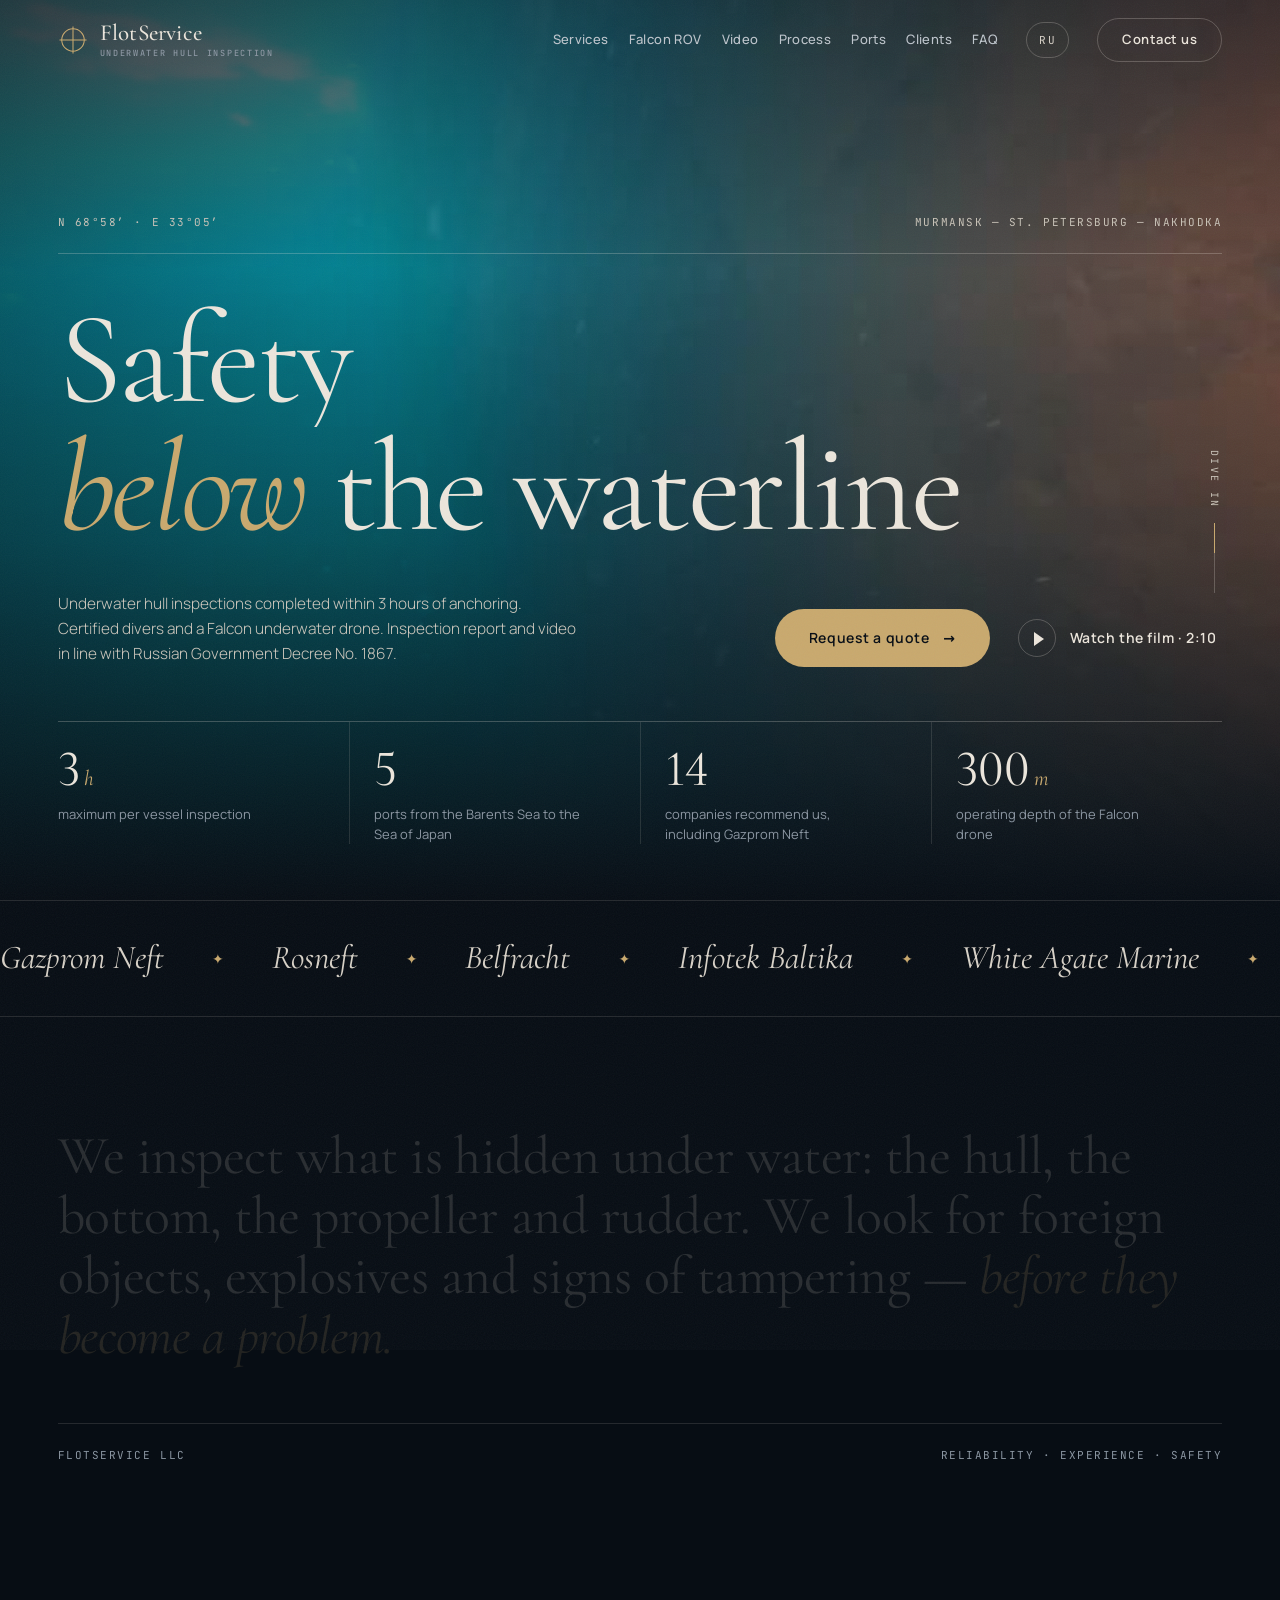
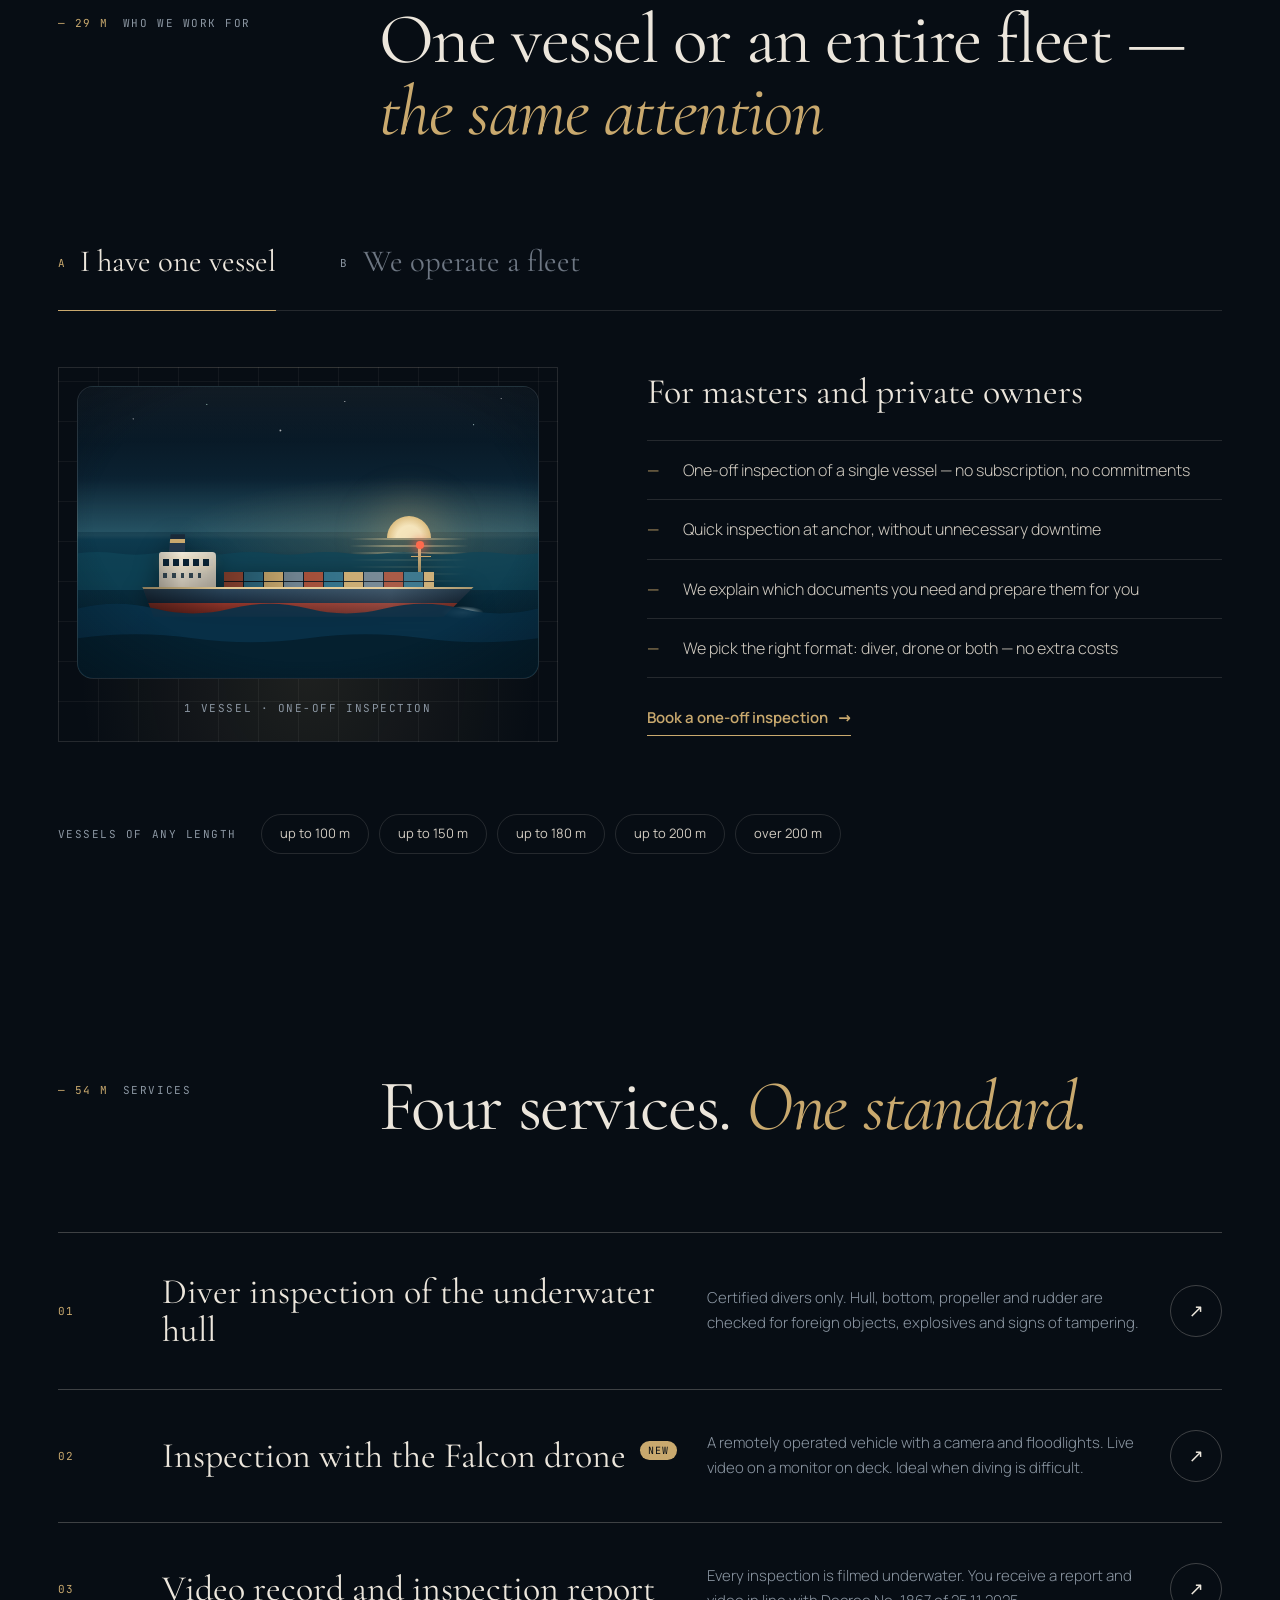
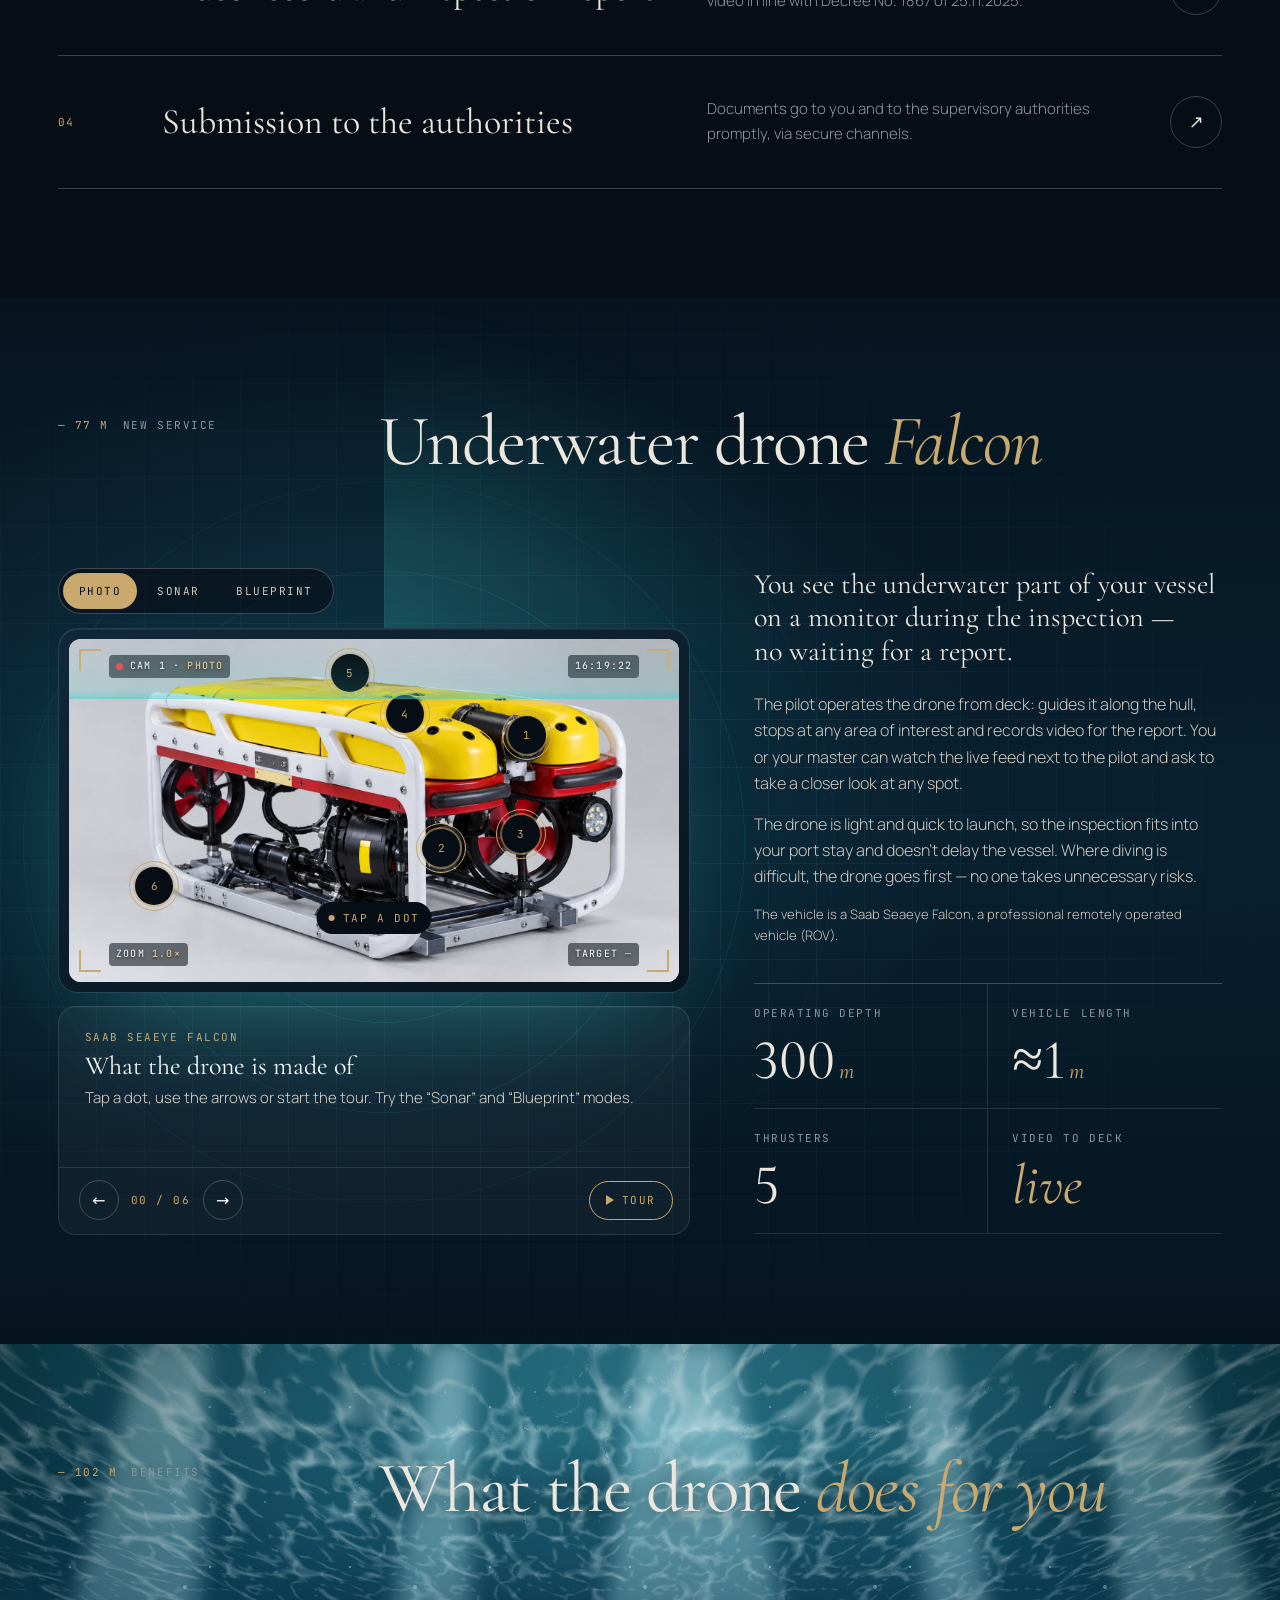
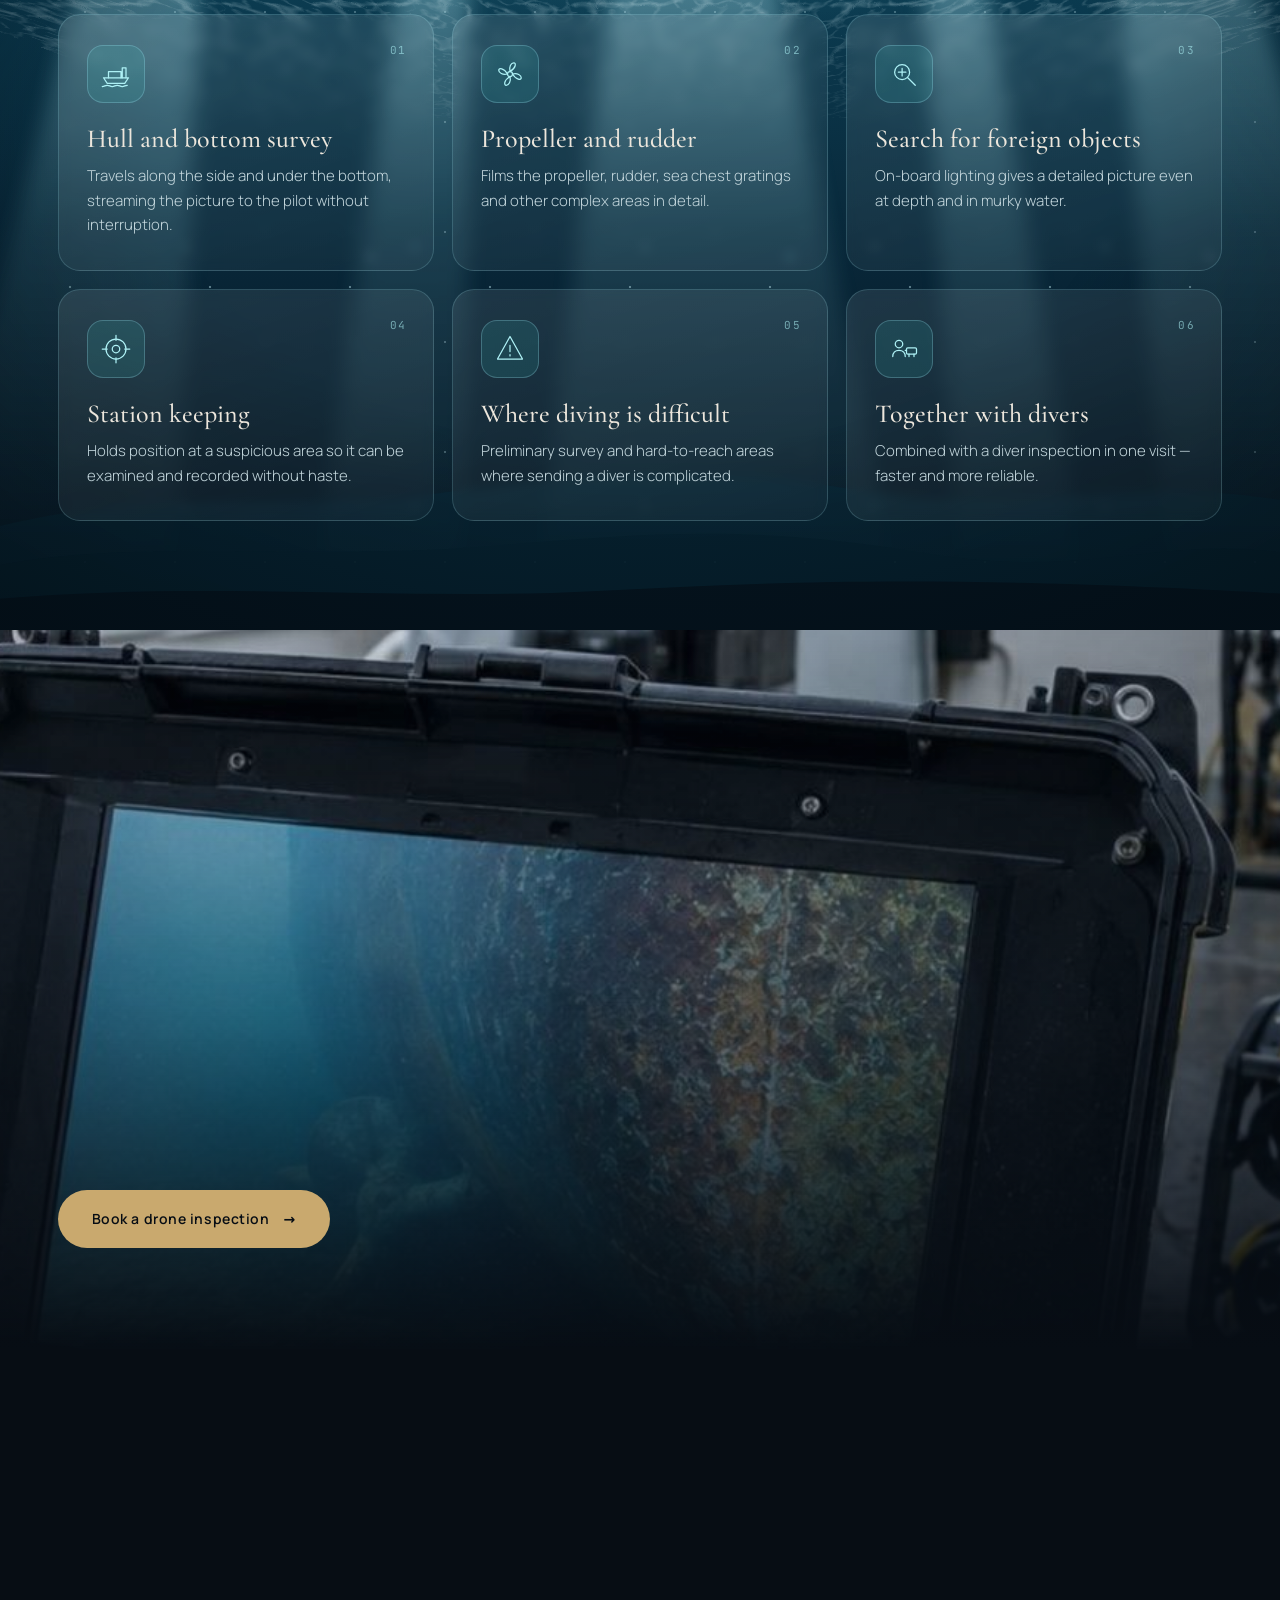
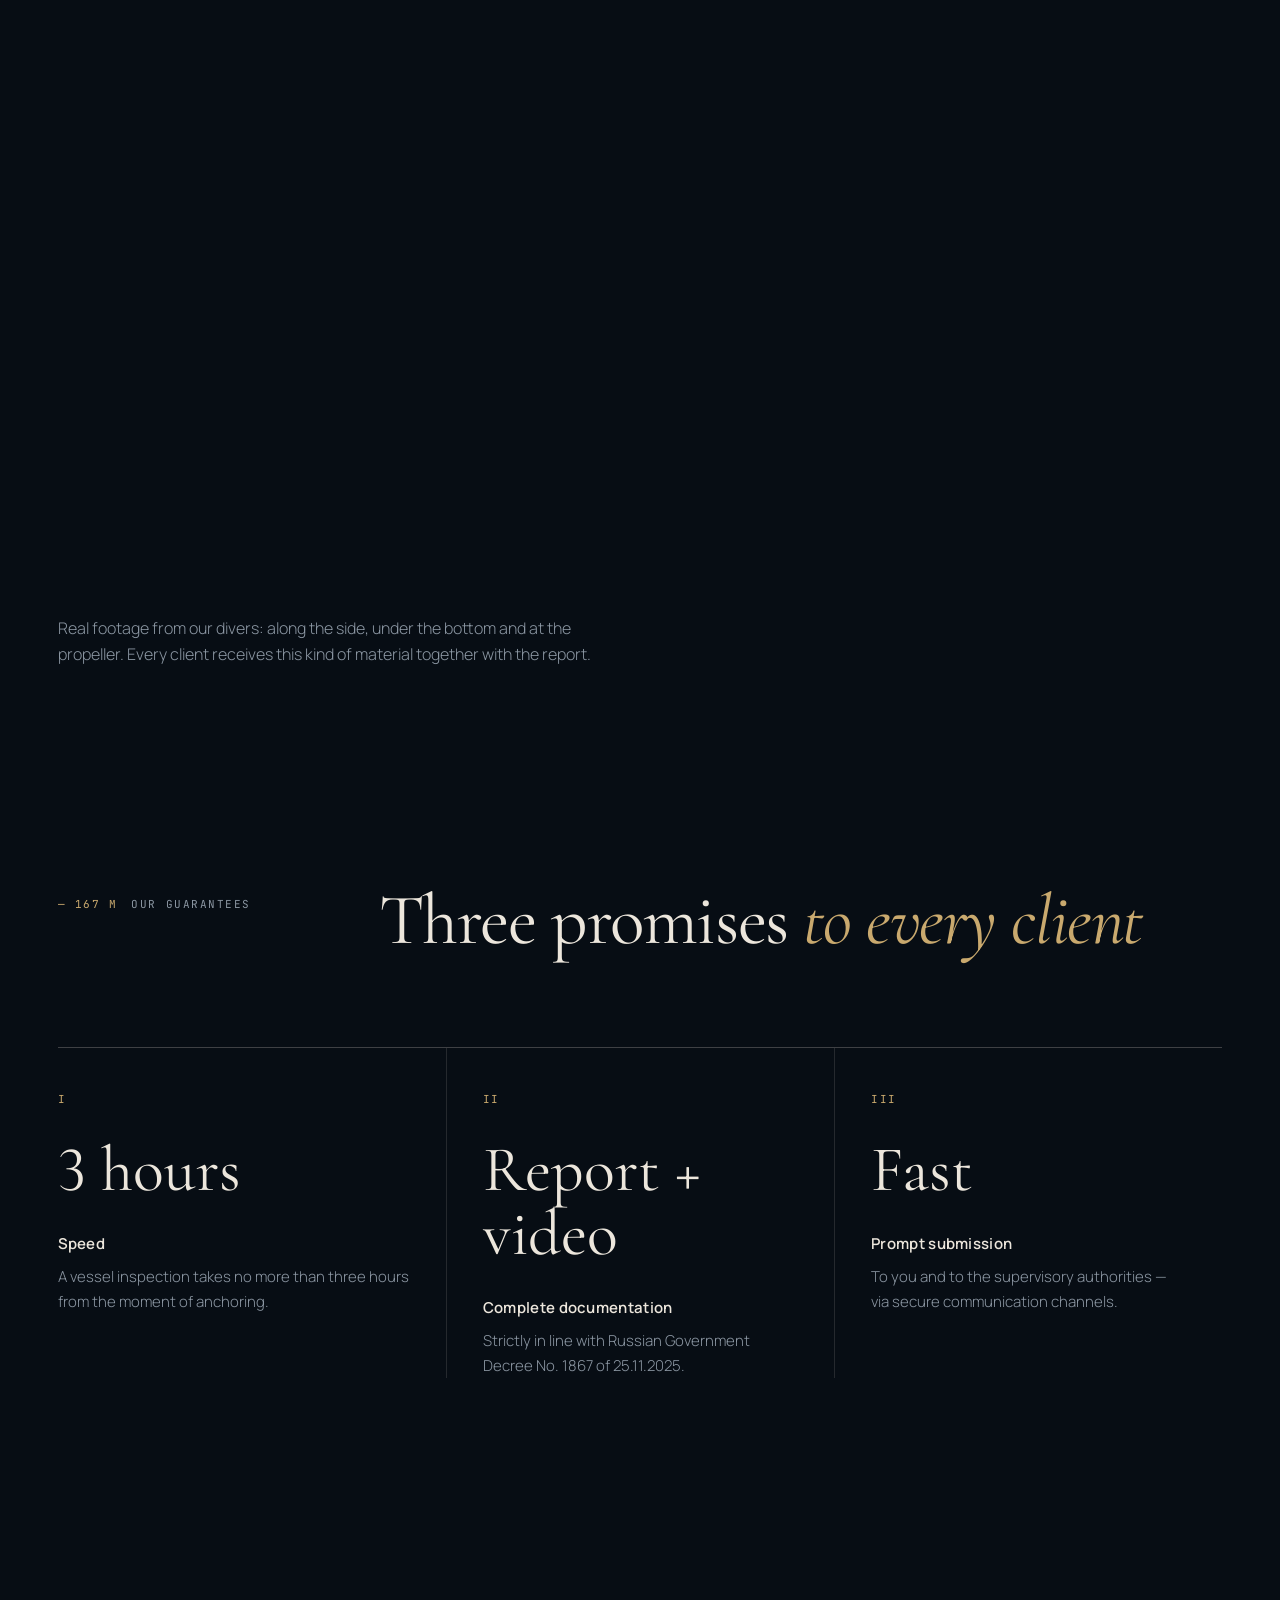
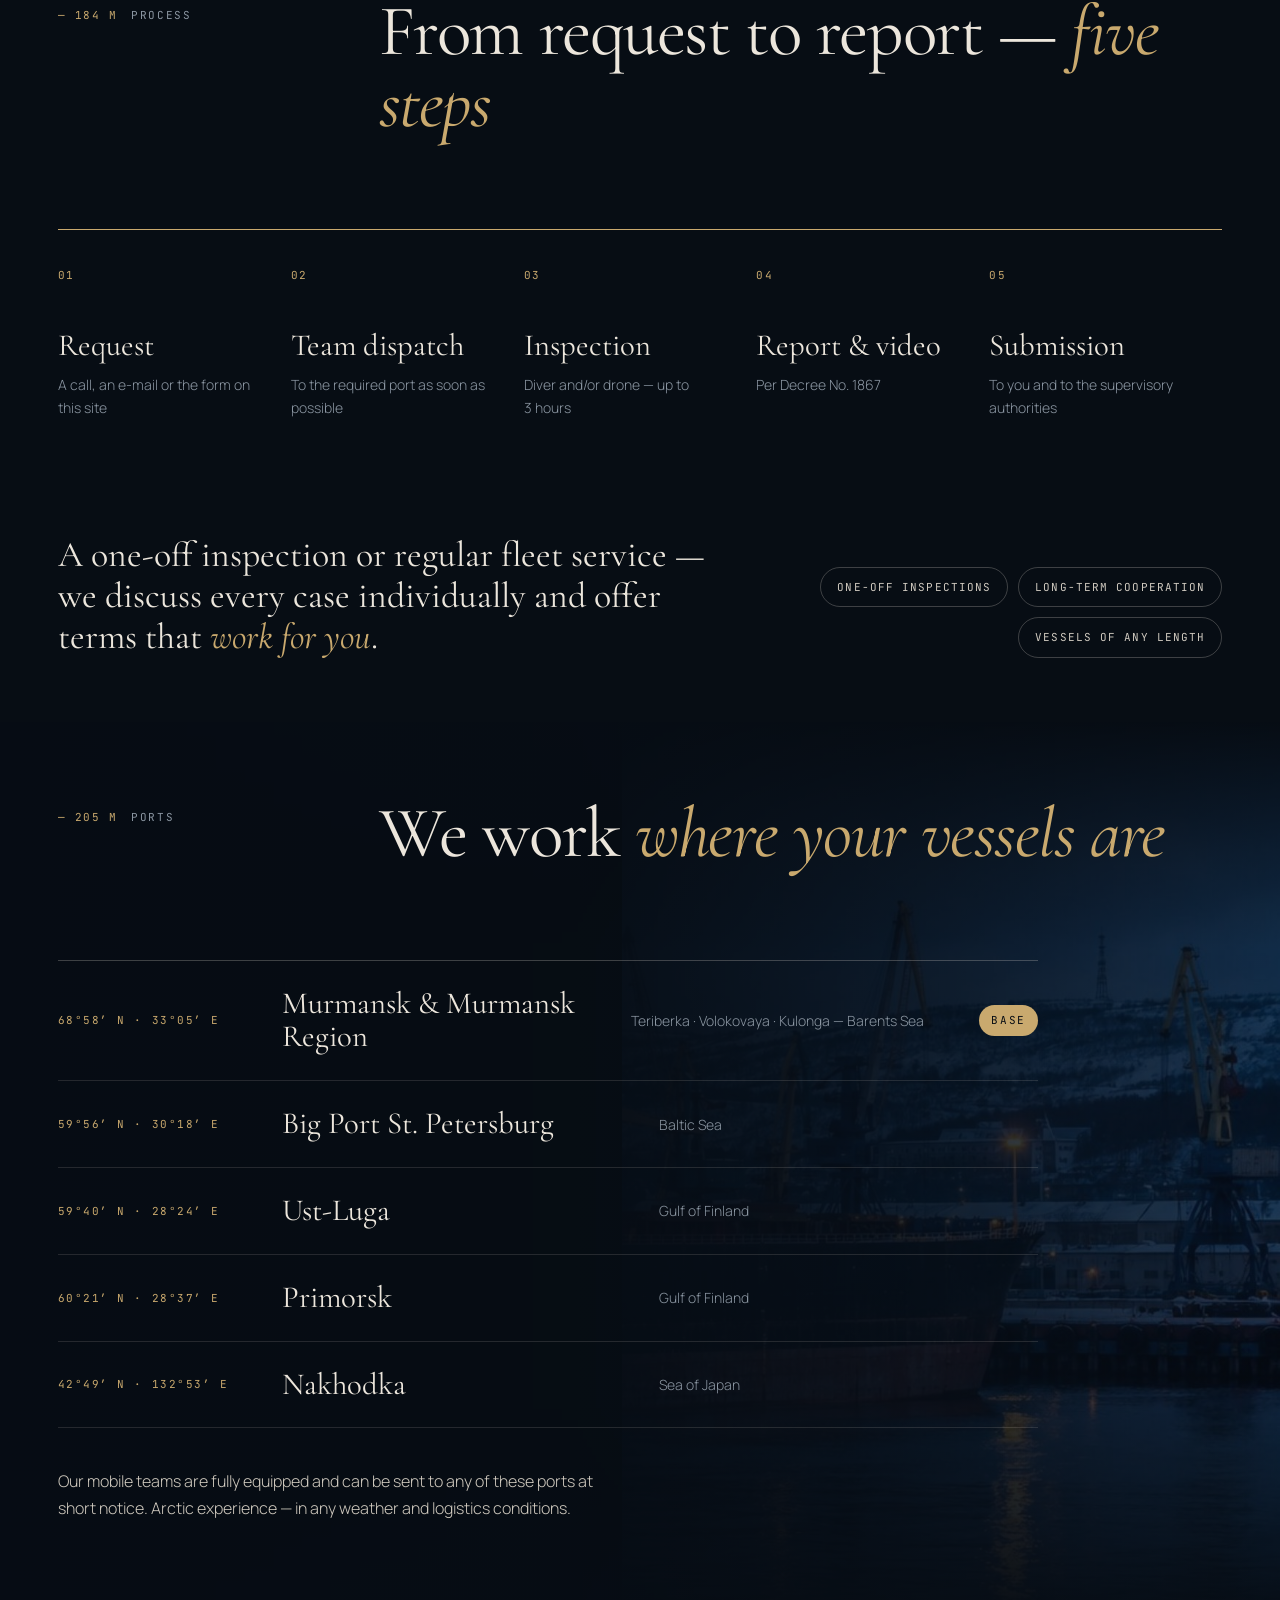
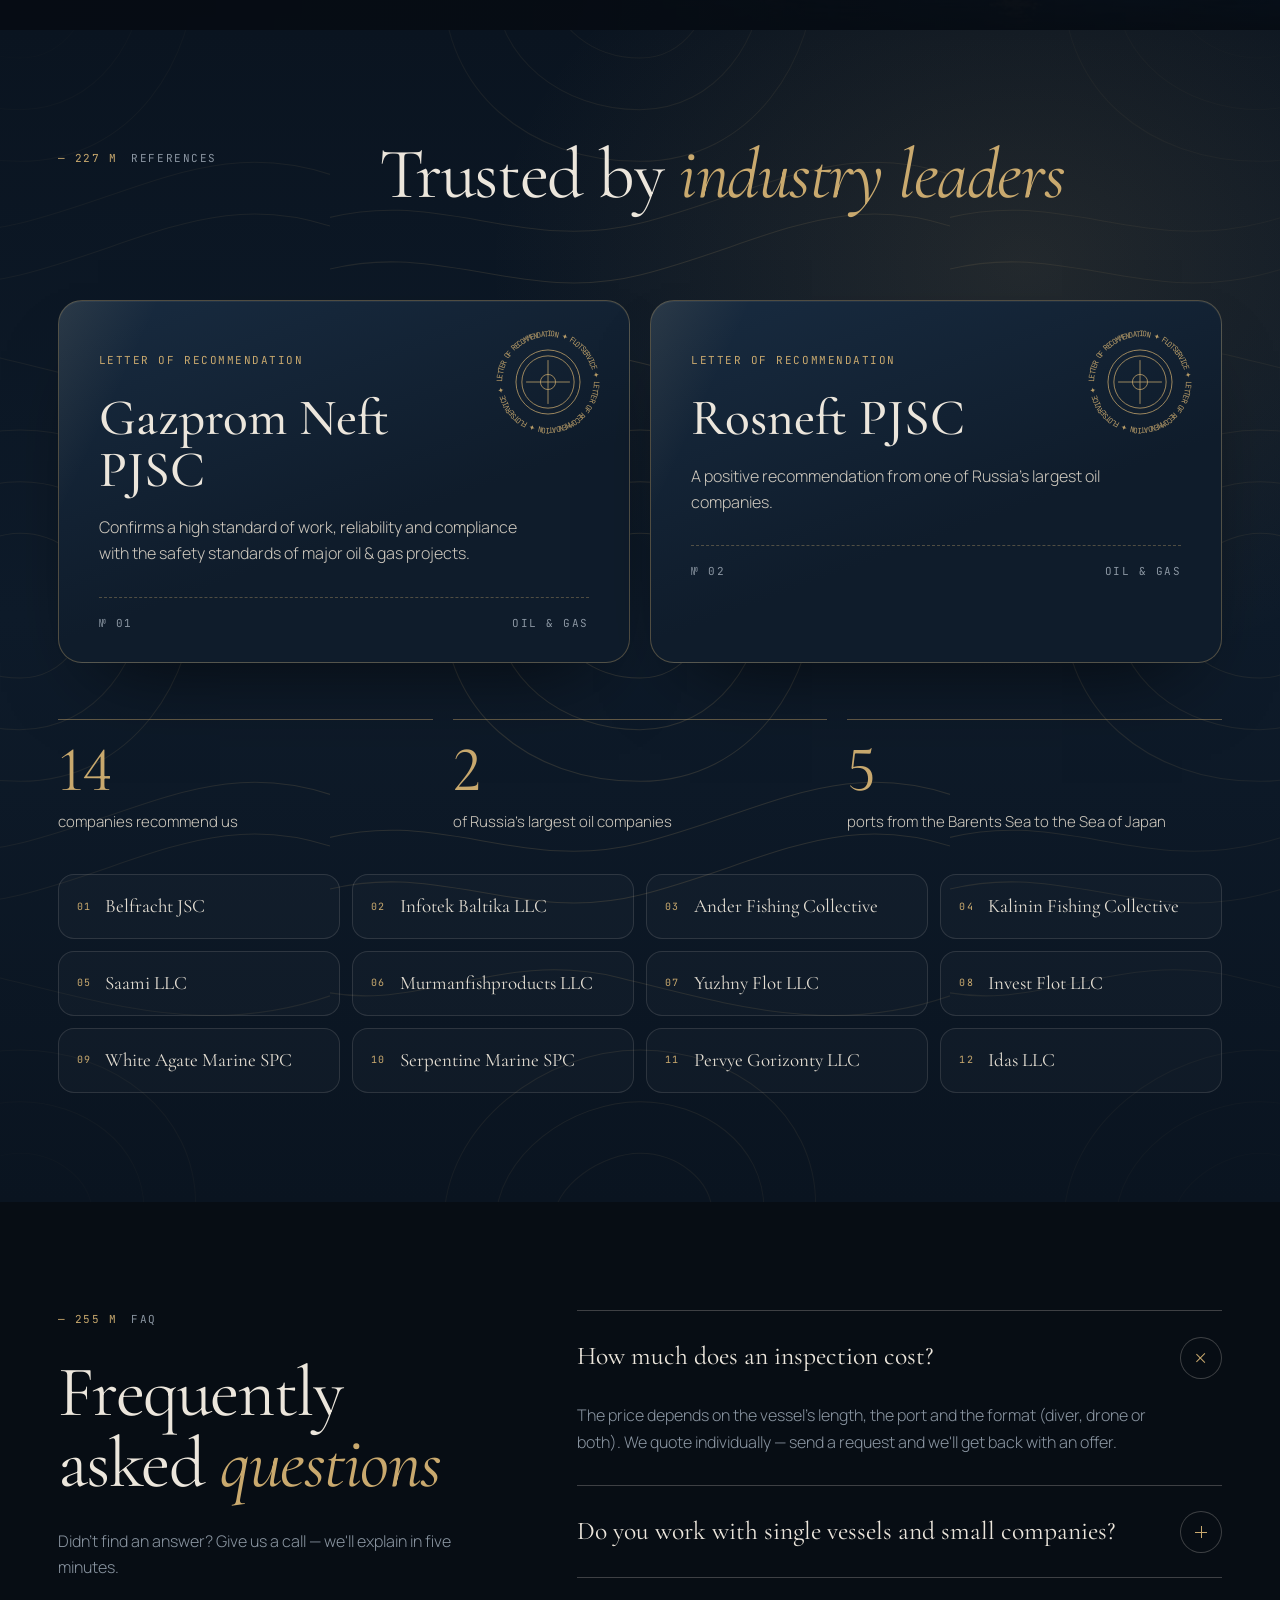
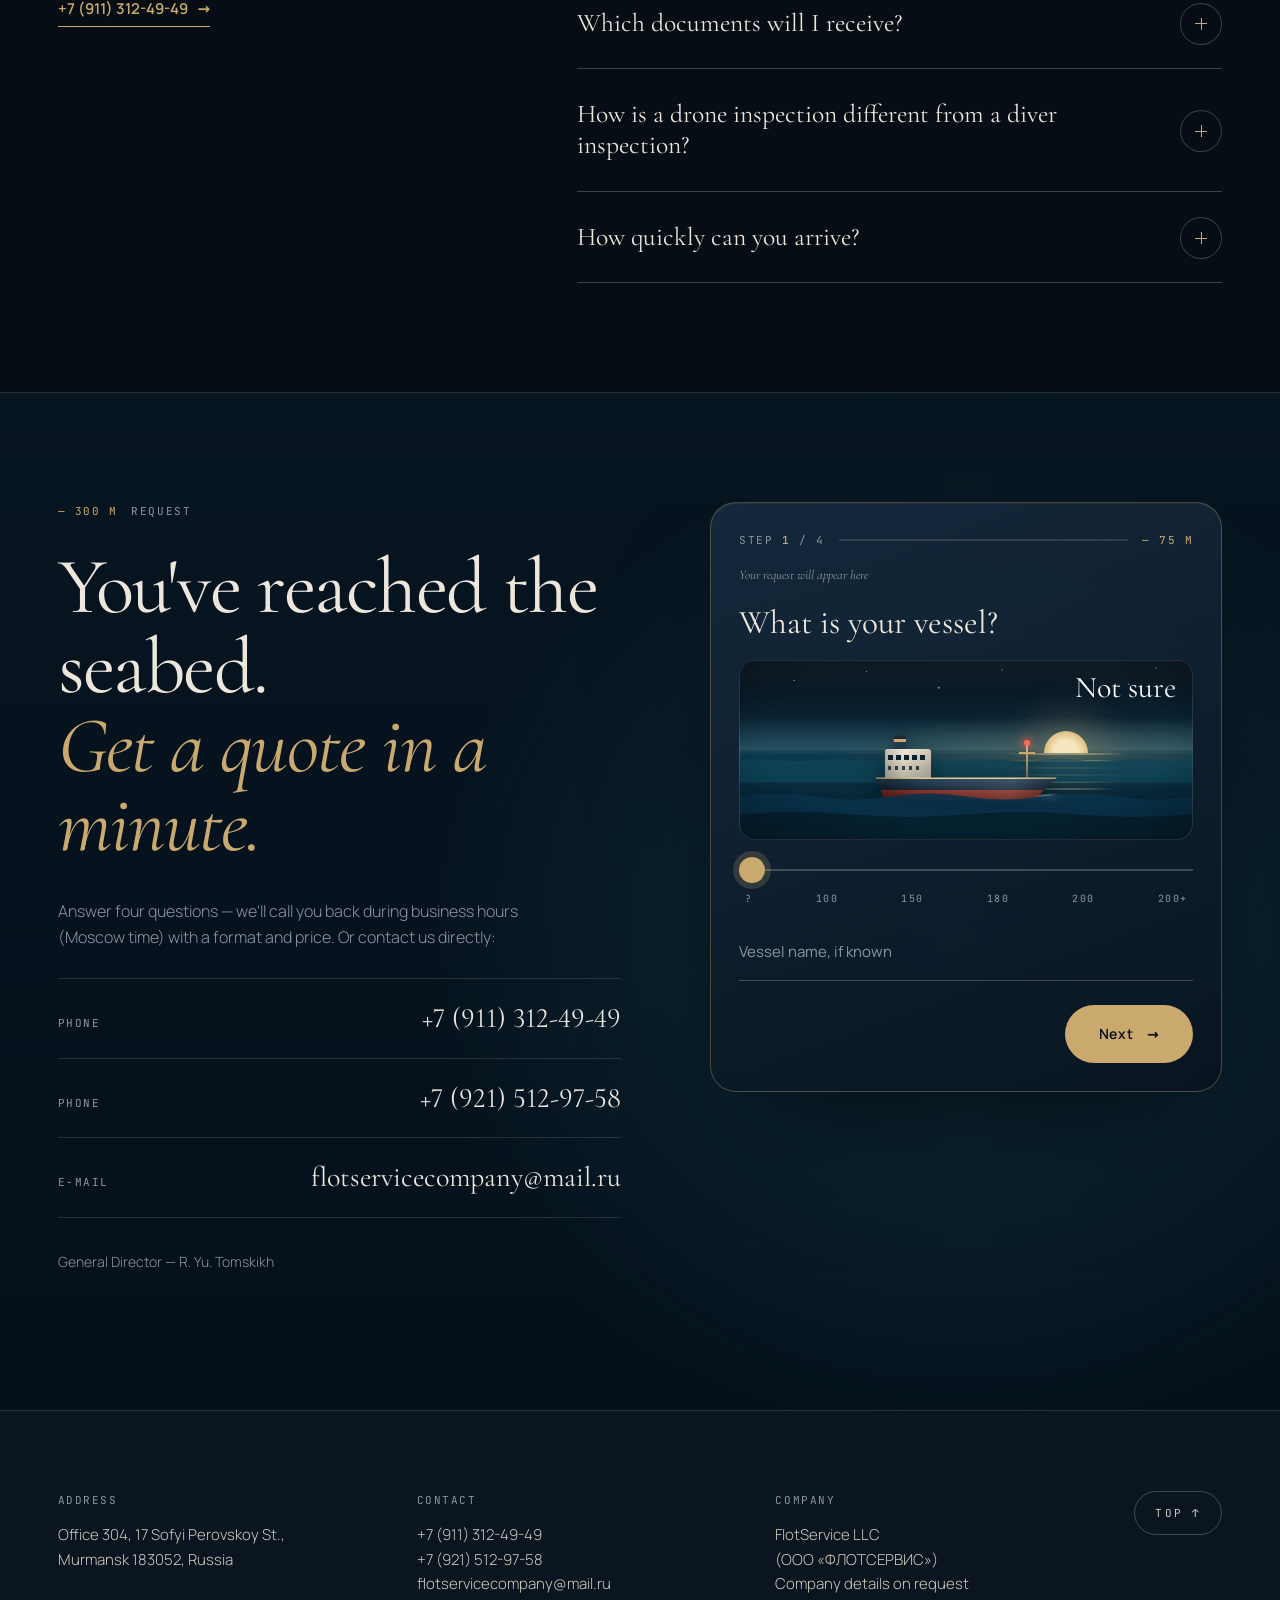
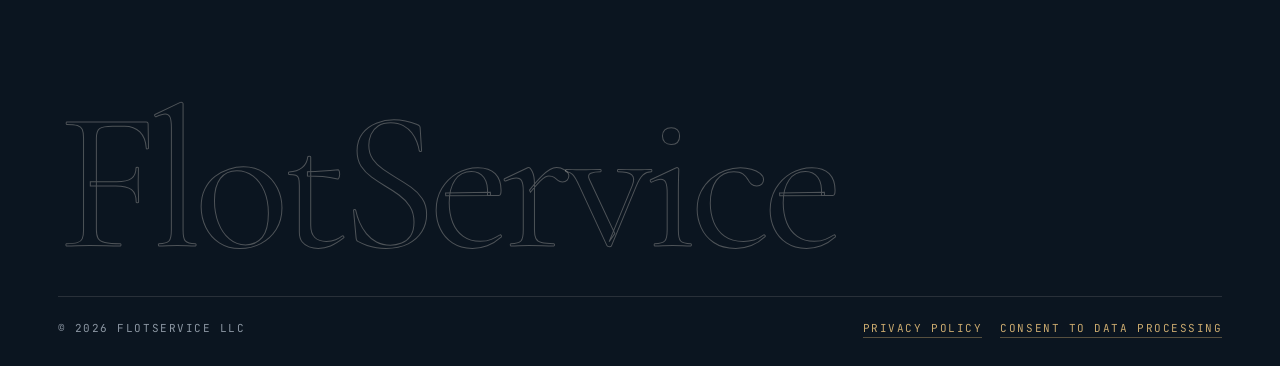
<file: en/index.html>
<!doctype html>
<html lang="en">
<head>
<meta charset="utf-8">
<meta name="viewport" content="width=device-width, initial-scale=1, viewport-fit=cover">
<title>FlotService — underwater hull inspection by divers and ROV</title>
<meta name="description" content="Underwater hull inspections within 3 hours of anchoring. Certified divers and a Falcon ROV. Inspection report and video per Russian Government Decree No. 1867. Murmansk, St. Petersburg, Ust-Luga, Primorsk, Nakhodka.">
<meta name="theme-color" content="#070d14">
<meta property="og:title" content="FlotService — underwater hull inspection">
<meta property="og:description" content="Divers and Falcon ROV. Inspection within 3 hours, report and video per Decree No. 1867.">
<meta property="og:image" content="../assets/diver.jpg">
<link rel="icon" href="data:image/svg+xml,%3Csvg xmlns='http://www.w3.org/2000/svg' viewBox='0 0 32 32'%3E%3Crect width='32' height='32' rx='6' fill='%23070d14'/%3E%3Ccircle cx='16' cy='16' r='9' fill='none' stroke='%23c9a96e' stroke-width='1.5'/%3E%3Cpath d='M16 4v24M4 16h24' stroke='%23c9a96e' stroke-width='1'/%3E%3C/svg%3E">
<link rel="stylesheet" href="../assets/fonts/fonts.css">
<link rel="stylesheet" href="../styles.css?v=20261018c">
<link rel="alternate" hreflang="ru" href="https://vodolaznaya-kompaniya.vercel.app/">
<link rel="alternate" hreflang="en" href="https://vodolaznaya-kompaniya.vercel.app/en/">
<script>
  // before first paint: don't restore the previous scroll position or jump to a #hash
  if ('scrollRestoration' in history) history.scrollRestoration = 'manual';
  if (location.hash) history.replaceState(null, '', location.pathname + location.search);
</script>
<noscript><style>.loader{display:none}.line>span{transform:none}</style></noscript>
</head>
<body>

<a class="skip" href="#main">Skip to content</a>

<div class="loader" id="loader" aria-hidden="true">
  <div class="loader__in">
    <span class="loader__mark"><svg viewBox="0 0 40 40"><circle cx="20" cy="20" r="15"/><path d="M20 2v36M2 20h36"/></svg></span>
    <span class="loader__name">FlotService</span>
    <span class="loader__depth"><b id="loaderDepth">000</b> m</span>
  </div>
  <div class="loader__bar"><i id="loaderBar"></i></div>
</div>

<div class="grain" aria-hidden="true"></div>

<!-- ============ HEADER ============ -->
<header class="header" id="top">
  <div class="wrap header__in">
    <a href="#top" class="logo" aria-label="FlotService — back to top">
      <span class="logo__mark" aria-hidden="true"><svg viewBox="0 0 40 40"><circle cx="20" cy="20" r="15"/><path d="M20 2v36M2 20h36"/></svg></span>
      <span class="logo__txt">FlotService<small>Underwater hull inspection</small></span>
    </a>
    <nav class="nav" id="nav" aria-label="Main menu">
      <a href="#services"><i>01</i>Services</a>
      <a href="#falcon"><i>02</i>Falcon ROV</a>
      <a href="#video"><i>03</i>Video</a>
      <a href="#process"><i>04</i>Process</a>
      <a href="#geo"><i>05</i>Ports</a>
      <a href="#clients"><i>06</i>Clients</a>
      <a href="#faq"><i>07</i>FAQ</a>
      <div class="nav__foot">
        <a href="tel:+79113124949">+7 (911) 312-49-49</a>
        <a href="mailto:flotservicecompany@mail.ru">flotservicecompany@mail.ru</a>
      </div>
    </nav>
    <span class="header__depth" aria-hidden="true"><b data-depth>000</b> m</span>
    <a href="tel:+79113124949" class="header__phone">+7 (911) 312-49-49</a>
    <a href="../" class="lang" hreflang="ru" lang="ru" aria-label="Русская версия">RU</a>
    <a href="#contact" class="btn btn--line btn--sm header__cta magnetic">Contact us</a>
    <button class="burger" id="burger" aria-label="Open menu" aria-expanded="false" aria-controls="nav"><span></span><span></span></button>
  </div>
</header>

<aside class="gauge" aria-label="Dive depth">
  <div class="gauge__head">
    <span class="mono gauge__cap">Depth</span>
    <b class="gauge__num"><span data-depth>000</span><small>m</small></b>
    <span class="mono gauge__pa"><span id="gaugePa">1.0</span> atm</span>
  </div>
  <div class="gauge__scale">
    <div class="gauge__ticks" aria-hidden="true"></div>
    <span class="gauge__n" style="top:0.000%">0</span><span class="gauge__n" style="top:16.667%">50</span><span class="gauge__n" style="top:33.333%">100</span><span class="gauge__n" style="top:50.000%">150</span><span class="gauge__n" style="top:66.667%">200</span><span class="gauge__n" style="top:83.333%">250</span><span class="gauge__n" style="top:100.000%">300</span>
    <div class="gauge__fill" aria-hidden="true"></div>
    <div class="gauge__marks" id="gaugeMarks"></div>
    <span class="gauge__ptr" aria-hidden="true"><i></i></span>
  </div>
  <span class="gauge__section mono" id="gaugeSection" aria-hidden="true">surface</span>
</aside>

<main id="main">

<!-- ============ HERO ============ -->
<section class="hero" data-zone="surface">
  <video class="hero__video" autoplay muted loop playsinline preload="auto" poster="../assets/hero-poster.jpg" aria-hidden="true">
    <source src="../assets/hero-loop.mp4" type="video/mp4">
  </video>
  <div class="hero__shade"></div>

  <div class="wrap hero__in">
    <div class="hero__meta">
      <span class="mono">N 68°58′ · E 33°05′</span>
      <span class="mono">Murmansk — St. Petersburg — Nakhodka</span>
    </div>

    <h1 class="hero__title">
      <span class="line"><span>Safety</span></span>
      <span class="line"><span><em>below</em> the waterline</span></span>
    </h1>

    <div class="hero__bottom">
      <p class="hero__lead">Underwater hull inspections completed within 3&nbsp;hours of anchoring. Certified divers and a&nbsp;Falcon underwater drone. Inspection report and video in&nbsp;line with Russian Government Decree No.&nbsp;1867.</p>
      <div class="hero__btns">
        <a href="#contact" class="btn btn--brass magnetic">Request a quote <span class="arr" aria-hidden="true">→</span></a>
        <a href="#video" class="btn btn--text" data-film><span class="play-dot" aria-hidden="true"></span>Watch the film · 2:10</a>
      </div>
    </div>

    <ul class="hero__stats">
      <li><b>3<small>h</small></b><span>maximum per vessel inspection</span></li>
      <li><b>5</b><span>ports from the Barents Sea to the Sea of&nbsp;Japan</span></li>
      <li><b>14</b><span>companies recommend us, including Gazprom Neft</span></li>
      <li><b>300<small>m</small></b><span>operating depth of the Falcon drone</span></li>
    </ul>
  </div>
  <a href="#trust" class="hero__scroll" aria-label="Scroll down"><span>Dive in</span><i></i></a>
</section>

<div class="trust" id="trust" aria-label="Recommended by">
  <div class="marquee"><div class="marquee__row">
    <span>Gazprom Neft</span><i>✦</i><span>Rosneft</span><i>✦</i><span>Belfracht</span><i>✦</i><span>Infotek Baltika</span><i>✦</i><span>White Agate Marine</span><i>✦</i><span>Murmanfishproducts</span><i>✦</i><span>Serpentine Marine</span><i>✦</i><span>Yuzhny Flot</span><i>✦</i><span>Invest Flot</span><i>✦</i>
  </div></div>
</div>

<!-- ============ MANIFEST ============ -->
<section class="section manifest" data-zone="about">
  <div class="wrap">
    <p class="manifest__txt reveal-words">We&nbsp;inspect what is hidden under water: the hull, the bottom, the propeller and rudder. We&nbsp;look for foreign objects, explosives and signs of&nbsp;tampering — <em>before they become a&nbsp;problem.</em></p>
    <div class="manifest__sign">
      <span class="mono">FlotService LLC</span>
      <span class="mono">Reliability · Experience · Safety</span>
    </div>
  </div>
</section>

<!-- ============ WHO WE WORK FOR ============ -->
<section class="section" id="who" data-zone="who we serve">
  <div class="wrap">
    <header class="shead">
      <p class="shead__num mono"><span class="depth-tag">— 0 m</span> Who we work for</p>
      <h2 class="h2">One vessel or an entire fleet — <em>the same attention</em></h2>
    </header>

    <div class="switch" role="tablist" aria-label="Choose your case">
      <button role="tab" aria-selected="true" aria-controls="tab-one" id="t-one" class="switch__btn is-active" data-tab="one"><i class="mono">A</i>I have one vessel</button>
      <button role="tab" aria-selected="false" aria-controls="tab-fleet" id="t-fleet" class="switch__btn" data-tab="fleet"><i class="mono">B</i>We operate a fleet</button>
    </div>

    <div class="who">
      <div class="who__panel is-active" id="tab-one" role="tabpanel" aria-labelledby="t-one">
        <div class="who__visual" aria-hidden="true">
          <div class="ship-meter who__scene"><div class="ship-meter__sea"><span class="sea3d__sun"></span><span class="sea3d__path"></span><svg class="sea3d__w sea3d__w--far" viewBox="0 0 1200 60" preserveAspectRatio="none"><path d="M0 22 Q25 19 50 22 Q75 25 100 22 Q125 19 150 22 Q175 25 200 22 Q225 19 250 22 Q275 25 300 22 Q325 19 350 22 Q375 25 400 22 Q425 19 450 22 Q475 25 500 22 Q525 19 550 22 Q575 25 600 22 Q625 19 650 22 Q675 25 700 22 Q725 19 750 22 Q775 25 800 22 Q825 19 850 22 Q875 25 900 22 Q925 19 950 22 Q975 25 1000 22 Q1025 19 1050 22 Q1075 25 1100 22 Q1125 19 1150 22 Q1175 25 1200 22 V60H0Z"/></svg><div class="ship3d" style="--w:72%;--stack:16;left:14%"><span class="ship3d__shadow"></span><span class="ship3d__mast"></span><span class="ship3d__cargo"></span><span class="ship3d__bridge"><i></i></span><span class="ship3d__hull"></span><span class="ship3d__foam"></span></div><svg class="sea3d__w sea3d__w--mid" viewBox="0 0 1200 60" preserveAspectRatio="none"><path d="M0 24 Q50 19 100 24 Q150 29 200 24 Q250 19 300 24 Q350 29 400 24 Q450 19 500 24 Q550 29 600 24 Q650 19 700 24 Q750 29 800 24 Q850 19 900 24 Q950 29 1000 24 Q1050 19 1100 24 Q1150 29 1200 24 V60H0Z"/></svg><svg class="sea3d__w sea3d__w--near" viewBox="0 0 1200 60" preserveAspectRatio="none"><path d="M0 26 Q75 19 150 26 Q225 33 300 26 Q375 19 450 26 Q525 33 600 26 Q675 19 750 26 Q825 33 900 26 Q975 19 1050 26 Q1125 33 1200 26 V60H0Z"/></svg></div></div>
          <span class="mono">1 vessel · one-off inspection</span>
        </div>
        <div class="who__body">
          <h3>For masters and private owners</h3>
          <ul class="list">
            <li>One-off inspection of a single vessel — no subscription, no commitments</li>
            <li>Quick inspection at anchor, without unnecessary downtime</li>
            <li>We explain which documents you need and prepare them for you</li>
            <li>We pick the right format: diver, drone or both — no extra costs</li>
          </ul>
          <a href="#contact" class="link" data-format="One-off inspection">Book a one-off inspection <span aria-hidden="true">→</span></a>
        </div>
      </div>
      <div class="who__panel" id="tab-fleet" role="tabpanel" aria-labelledby="t-fleet" hidden>
        <div class="who__visual who__visual--fleet" aria-hidden="true">
          <div class="ship-meter who__scene"><div class="ship-meter__sea"><span class="sea3d__sun"></span><span class="sea3d__path"></span><svg class="sea3d__w sea3d__w--far" viewBox="0 0 1200 60" preserveAspectRatio="none"><path d="M0 22 Q25 19 50 22 Q75 25 100 22 Q125 19 150 22 Q175 25 200 22 Q225 19 250 22 Q275 25 300 22 Q325 19 350 22 Q375 25 400 22 Q425 19 450 22 Q475 25 500 22 Q525 19 550 22 Q575 25 600 22 Q625 19 650 22 Q675 25 700 22 Q725 19 750 22 Q775 25 800 22 Q825 19 850 22 Q875 25 900 22 Q925 19 950 22 Q975 25 1000 22 Q1025 19 1050 22 Q1075 25 1100 22 Q1125 19 1150 22 Q1175 25 1200 22 V60H0Z"/></svg><div class="ship3d" style="--w:38%;--stack:8;left:6%;bottom:44%;scale:.42;animation-delay:-1s"><span class="ship3d__shadow"></span><span class="ship3d__mast"></span><span class="ship3d__cargo"></span><span class="ship3d__bridge"><i></i></span><span class="ship3d__hull"></span><span class="ship3d__foam"></span></div><div class="ship3d" style="--w:34%;left:58%;bottom:45%;scale:.36;animation-delay:-3s"><span class="ship3d__shadow"></span><span class="ship3d__mast"></span><span class="ship3d__cargo"></span><span class="ship3d__bridge"><i></i></span><span class="ship3d__hull"></span><span class="ship3d__foam"></span></div><div class="ship3d" style="--w:50%;--stack:16;left:40%;bottom:31%;scale:.68;animation-delay:-2s"><span class="ship3d__shadow"></span><span class="ship3d__mast"></span><span class="ship3d__cargo"></span><span class="ship3d__bridge"><i></i></span><span class="ship3d__hull"></span><span class="ship3d__foam"></span></div><div class="ship3d" style="--w:64%;--stack:24;left:3%;bottom:21%"><span class="ship3d__shadow"></span><span class="ship3d__mast"></span><span class="ship3d__cargo"></span><span class="ship3d__bridge"><i></i></span><span class="ship3d__hull"></span><span class="ship3d__foam"></span></div><svg class="sea3d__w sea3d__w--mid" viewBox="0 0 1200 60" preserveAspectRatio="none"><path d="M0 24 Q50 19 100 24 Q150 29 200 24 Q250 19 300 24 Q350 29 400 24 Q450 19 500 24 Q550 29 600 24 Q650 19 700 24 Q750 29 800 24 Q850 19 900 24 Q950 29 1000 24 Q1050 19 1100 24 Q1150 29 1200 24 V60H0Z"/></svg><svg class="sea3d__w sea3d__w--near" viewBox="0 0 1200 60" preserveAspectRatio="none"><path d="M0 26 Q75 19 150 26 Q225 33 300 26 Q375 19 450 26 Q525 33 600 26 Q675 19 750 26 Q825 33 900 26 Q975 19 1050 26 Q1125 33 1200 26 V60H0Z"/></svg></div></div>
          <span class="mono">fleet · service agreement</span>
        </div>
        <div class="who__body">
          <h3>For shipping, stevedoring and oil &amp;&nbsp;gas companies</h3>
          <ul class="list">
            <li>Regular fleet inspections on an agreed schedule</li>
            <li>Vessel security before loading and unloading</li>
            <li>Mobile teams in any of the ports we cover</li>
            <li>Compliance with the safety standards of major oil &amp;&nbsp;gas projects</li>
          </ul>
          <a href="#contact" class="link" data-format="Fleet service agreement">Discuss a service agreement <span aria-hidden="true">→</span></a>
        </div>
      </div>
    </div>

    <div class="sizes">
      <span class="mono">Vessels of any length</span>
      <i>up to 100 m</i><i>up to 150 m</i><i>up to 180 m</i><i>up to 200 m</i><i>over 200 m</i>
    </div>
  </div>
</section>

<!-- ============ SERVICES ============ -->
<section class="section" id="services" data-zone="services">
  <div class="wrap">
    <header class="shead">
      <p class="shead__num mono"><span class="depth-tag">— 0 m</span> Services</p>
      <h2 class="h2">Four services. <em>One standard.</em></h2>
    </header>
    <ol class="rows">
      <li class="row">
        <span class="row__n mono">01</span>
        <h3 class="row__t">Diver inspection of the underwater hull</h3>
        <p class="row__d">Certified divers only. Hull, bottom, propeller and rudder are checked for foreign objects, explosives and signs of&nbsp;tampering.</p>
        <a href="#video" class="row__a" aria-label="Watch the diver inspection video">↗</a>
      </li>
      <li class="row">
        <span class="row__n mono">02</span>
        <h3 class="row__t">Inspection with the Falcon drone <sup class="mono">new</sup></h3>
        <p class="row__d">A remotely operated vehicle with a camera and floodlights. Live video on a monitor on deck. Ideal when diving is difficult.</p>
        <a href="#falcon" class="row__a" aria-label="More about the drone">↗</a>
      </li>
      <li class="row">
        <span class="row__n mono">03</span>
        <h3 class="row__t">Video record and inspection report</h3>
        <p class="row__d">Every inspection is filmed underwater. You receive a report and video in&nbsp;line with Decree No.&nbsp;1867 of&nbsp;25.11.2025.</p>
        <a href="#guarantees" class="row__a" aria-label="More about the report and video">↗</a>
      </li>
      <li class="row">
        <span class="row__n mono">04</span>
        <h3 class="row__t">Submission to the authorities</h3>
        <p class="row__d">Documents go to you and to the supervisory authorities promptly, via secure channels.</p>
        <a href="#process" class="row__a" aria-label="How documents are submitted">↗</a>
      </li>
    </ol>
  </div>
</section>

<!-- ============ FALCON ============ -->
<section class="section falcon" id="falcon" data-zone="falcon rov">
  <div class="falcon__bg" aria-hidden="true"><span class="falcon__sweep"></span></div>
  <div class="wrap">
    <header class="shead">
      <p class="shead__num mono"><span class="depth-tag">— 0 m</span> New service</p>
      <h2 class="h2">Underwater drone <em>Falcon</em></h2>
    </header>

    <div class="falcon__grid">
      <figure class="drone" id="drone">
        <div class="drone__modes" role="radiogroup" aria-label="Image mode">
          <button class="drone__mode is-active" data-mode="photo" role="radio" aria-checked="true">Photo</button>
          <button class="drone__mode" data-mode="sonar" role="radio" aria-checked="false">Sonar</button>
          <button class="drone__mode" data-mode="blueprint" role="radio" aria-checked="false">Blueprint</button>
        </div>
        <div class="drone__monitor" id="droneMonitor">
          <div class="drone__img" id="droneFrame" data-mode="photo">
            <div class="drone__stage" id="droneStage">
              <img src="../assets/falcon-full.webp" alt="The whole Saab Seaeye Falcon underwater drone: yellow buoyancy blocks, camera, LED floodlights, ducted thrusters, white frame with skids" width="1674" height="940" decoding="async">
              <span class="drone__spot" aria-hidden="true"></span>
              <button class="hot" style="--x:75%;--y:28%" data-hot="0" aria-label="Camera"><span>1</span></button>
              <button class="hot" style="--x:61%;--y:61%" data-hot="1" aria-label="Floodlights"><span>2</span></button>
              <button class="hot" style="--x:74%;--y:57%" data-hot="2" aria-label="Thrusters"><span>3</span></button>
              <button class="hot" style="--x:55%;--y:22%" data-hot="3" aria-label="Buoyancy blocks"><span>4</span></button>
              <button class="hot" style="--x:46%;--y:10%" data-hot="4" aria-label="Lifting eye"><span>5</span></button>
              <button class="hot" style="--x:14%;--y:72%" data-hot="5" aria-label="Frame and skids"><span>6</span></button>
            </div>
            <div class="drone__detail" id="droneDetail" aria-hidden="true">
              <img src="../assets/falcon-detail.webp" alt="" width="1536" height="1024" decoding="async">
              <span class="drone__detail-mark"></span>
            </div>
            <span class="drone__tint" aria-hidden="true"></span>
            <div class="hud" aria-hidden="true">
              <span class="hud__c hud__c--tl"></span><span class="hud__c hud__c--tr"></span><span class="hud__c hud__c--bl"></span><span class="hud__c hud__c--br"></span>
              <span class="hud__tl mono"><i class="hud__rec"></i>CAM 1 · <b id="hudMode">PHOTO</b></span>
              <span class="hud__tr mono" id="hudClock">00:00:00</span>
              <span class="hud__bl mono">ZOOM <b id="hudZoom">1.0×</b></span>
              <span class="hud__br mono">TARGET <b id="hudTarget">—</b></span>
              <span class="hud__scan"></span>
            </div>
            <span class="drone__hint mono" id="droneHint" aria-hidden="true">Tap a dot</span>
            <button class="drone__reset mono" id="droneReset" hidden>Full view <span aria-hidden="true">↺</span></button>
          </div>
        </div>
        <figcaption class="drone__tip">
          <div class="drone__body" id="droneTip" aria-live="polite">
            <span class="mono">Saab Seaeye Falcon</span>
            <b>What the drone is made of</b>
            <span>Tap a dot, use the arrows or start the tour. Try the “Sonar” and “Blueprint” modes.</span>
          </div>
          <div class="drone__ctrl">
            <button class="drone__arrow" id="dronePrev" aria-label="Previous part">←</button>
            <span class="drone__count mono" id="droneCount">00 / 06</span>
            <button class="drone__arrow" id="droneNext" aria-label="Next part">→</button>
            <button class="drone__tour mono" id="droneTour" aria-pressed="false"><span class="drone__tour-ico" aria-hidden="true"></span><span class="drone__tour-txt">Tour</span></button>
            <span class="drone__bar" aria-hidden="true"><i id="droneBar"></i></span>
          </div>
        </figcaption>
      </figure>

      <div class="falcon__text">
        <p class="falcon__lead">You see the underwater part of your vessel on&nbsp;a&nbsp;monitor during the inspection — no&nbsp;waiting for a&nbsp;report.</p>
        <p>The pilot operates the drone from deck: guides it along the hull, stops at any area of&nbsp;interest and records video for the report. You or your master can watch the live feed next to the pilot and ask to take a&nbsp;closer look at any spot.</p>
        <p>The drone is light and quick to launch, so the inspection fits into your port stay and doesn't delay the vessel. Where diving is difficult, the drone goes first — no&nbsp;one takes unnecessary risks.</p>
        <p class="falcon__model">The vehicle is a&nbsp;Saab Seaeye Falcon, a&nbsp;professional remotely operated vehicle (ROV).</p>
        <dl class="specs"><div><dt class="mono">Operating depth</dt><dd>300<small>m</small></dd></div><div><dt class="mono">Vehicle length</dt><dd>≈1<small>m</small></dd></div><div><dt class="mono">Thrusters</dt><dd>5</dd></div><div><dt class="mono">Video to deck</dt><dd><em>live</em></dd></div></dl>
      </div>
    </div>
  </div>
</section>

<!-- ============ ЧТО ДРОН ДЕЛАЕТ ДЛЯ ВАС ============ -->
<section class="section tasks-sec" id="tasks" data-zone="drone tasks">
  <div class="tasks-sec__bg uw" aria-hidden="true"><div class="uw__sky"><div class="uw__surface"><i></i><i></i></div></div><svg class="uw__rays" viewBox="0 0 1200 800" preserveAspectRatio="xMidYMin slice"><defs><linearGradient id="uwRay" x1="0" y1="0" x2="0" y2="1"><stop offset="0" stop-color="#c8f6ff" stop-opacity=".55"/><stop offset=".55" stop-color="#9fe6f0" stop-opacity=".12"/><stop offset="1" stop-color="#9fe6f0" stop-opacity="0"/></linearGradient><filter id="uwBlur" x="-20%" y="-5%" width="140%" height="110%"><feGaussianBlur stdDeviation="9"/></filter></defs><g fill="url(#uwRay)" filter="url(#uwBlur)"><polygon class="uw__ray" style="--d:0s" points="150,0 210,0 180,800 -60,800"/><polygon class="uw__ray" style="--d:-3s" points="412,0 448,0 440,800 300,800"/><polygon class="uw__ray" style="--d:-6s" points="600,0 680,0 840,800 500,800"/><polygon class="uw__ray" style="--d:-2s" points="844,0 876,0 1010,800 890,800"/><polygon class="uw__ray" style="--d:-5s" points="1016,0 1084,0 1340,800 1080,800"/></g></svg><div class="uw__dust"><i></i><i></i><i></i></div><svg class="uw__bed" viewBox="0 0 1200 200" preserveAspectRatio="none"><path class="uw__bed1" d="M0 120C150 90 260 110 400 96S650 70 800 92 1050 80 1200 100V200H0Z"/><path class="uw__bed2" d="M0 150C120 130 300 146 450 136S700 118 860 140 1080 128 1200 140V200H0Z"/><path class="uw__bed3" d="M0 176C200 162 380 178 560 170S900 158 1200 172V200H0Z"/></svg></div>
  <div class="wrap">
    <header class="shead">
      <p class="shead__num mono"><span class="depth-tag">— 0 m</span> Benefits</p>
      <h2 class="h2">What the drone <em>does for you</em></h2>
    </header>
    <div class="tasks">
      <article class="task"><span class="task__ico"><svg viewBox="0 0 48 48" aria-hidden="true"><path d="M4 30h40l-6 9H10z"/><path d="M12 30V20h20v10M34 30V14h6v16"/><path d="M2 44c4 0 4-2 8-2s4 2 8 2 4-2 8-2 4 2 8 2 4-2 8-2"/></svg></span><span class="task__n mono">01</span><h3>Hull and bottom survey</h3><p>Travels along the side and under the bottom, streaming the picture to the pilot without interruption.</p></article>
      <article class="task"><span class="task__ico"><svg viewBox="0 0 48 48" aria-hidden="true"><circle cx="24" cy="24" r="4"/><path d="M24 20c-2-8 2-14 6-14s4 8-6 14zM28 24c8-2 14 2 14 6s-8 4-14-6zM24 28c2 8-2 14-6 14s-4-8 6-14zM20 24c-8 2-14-2-14-6s8-4 14 6z"/></svg></span><span class="task__n mono">02</span><h3>Propeller and rudder</h3><p>Films the propeller, rudder, sea chest gratings and other complex areas in detail.</p></article>
      <article class="task"><span class="task__ico"><svg viewBox="0 0 48 48" aria-hidden="true"><circle cx="21" cy="21" r="12"/><path d="M30 30l12 12"/><path d="M15 21h12M21 15v12"/></svg></span><span class="task__n mono">03</span><h3>Search for foreign objects</h3><p>On-board lighting gives a&nbsp;detailed picture even at depth and in&nbsp;murky water.</p></article>
      <article class="task"><span class="task__ico"><svg viewBox="0 0 48 48" aria-hidden="true"><circle cx="24" cy="24" r="16"/><circle cx="24" cy="24" r="6"/><path d="M24 2v8M24 38v8M2 24h8M38 24h8"/></svg></span><span class="task__n mono">04</span><h3>Station keeping</h3><p>Holds position at a&nbsp;suspicious area so it can be examined and recorded without haste.</p></article>
      <article class="task"><span class="task__ico"><svg viewBox="0 0 48 48" aria-hidden="true"><path d="M24 4l20 36H4z"/><path d="M24 18v10M24 33v2"/></svg></span><span class="task__n mono">05</span><h3>Where diving is difficult</h3><p>Preliminary survey and hard-to-reach areas where sending a&nbsp;diver is complicated.</p></article>
      <article class="task"><span class="task__ico"><svg viewBox="0 0 48 48" aria-hidden="true"><circle cx="16" cy="16" r="6"/><path d="M6 36c0-6 4-10 10-10s10 4 10 10"/><rect x="28" y="22" width="16" height="10" rx="2"/><path d="M32 32v4M40 32v4M26 26h2"/></svg></span><span class="task__n mono">06</span><h3>Together with divers</h3><p>Combined with a&nbsp;diver inspection in&nbsp;one visit — faster and more reliable.</p></article>
    </div>
  </div>
</section>

<section class="deck" aria-label="Drone pilot on deck">
  <img src="../assets/drone-deck.jpg" alt="A pilot on deck operates the drone and sees the ship's hull on a monitor" loading="lazy" width="1920" height="586" data-parallax>
  <div class="wrap deck__txt">
    <p class="quote">“You see what we see. Every inspection is recorded on&nbsp;video and attached to&nbsp;the report.”</p>
    <a href="#contact" class="btn btn--brass magnetic" data-format="Falcon drone">Book a drone inspection <span class="arr" aria-hidden="true">→</span></a>
  </div>
</section>

<!-- ============ VIDEO ============ -->
<section class="section video-sec" id="video" data-zone="video">
  <div class="wrap">
    <header class="shead">
      <p class="shead__num mono"><span class="depth-tag">— 0 m</span> Real work</p>
      <h2 class="h2">An inspection <em>through a diver's eyes</em></h2>
    </header>
    <div class="player" id="player">
      <video id="mainVideo" preload="none" playsinline poster="../assets/divers-poster.jpg">
        <source src="../assets/divers.mp4" type="video/mp4">
        Your browser does not support video.
      </video>
      <button class="player__btn" id="playBtn" aria-label="Watch the inspection video">
        <span class="player__circle"><span class="play-tri"></span></span>
        <span class="player__label mono">Watch · 02:10</span>
      </button>
      <button class="player__close" id="closeFilm" aria-label="Close full-screen view">✕</button>
      <div class="player__hud mono" aria-hidden="true"><span><i></i>REC</span><span>Hull inspection · real footage</span></div>
    </div>
    <p class="video-sec__cap">Real footage from our divers: along the side, under the bottom and at the propeller. Every client receives this kind of material together with the report.</p>
  </div>
</section>

<!-- ============ GUARANTEES ============ -->
<section class="section" id="guarantees" data-zone="guarantees">
  <div class="wrap">
    <header class="shead">
      <p class="shead__num mono"><span class="depth-tag">— 0 m</span> Our guarantees</p>
      <h2 class="h2">Three promises <em>to every client</em></h2>
    </header>
    <div class="promises">
      <div class="promise"><span class="mono">I</span><b class="promise__big">3 hours</b><h3>Speed</h3><p>A&nbsp;vessel inspection takes no more than three hours from the moment of anchoring.</p></div>
      <div class="promise"><span class="mono">II</span><b class="promise__big">Report + video</b><h3>Complete documentation</h3><p>Strictly in&nbsp;line with Russian Government Decree No.&nbsp;1867 of&nbsp;25.11.2025.</p></div>
      <div class="promise"><span class="mono">III</span><b class="promise__big">Fast</b><h3>Prompt submission</h3><p>To you and to the supervisory authorities — via secure communication channels.</p></div>
    </div>
  </div>
</section>

<!-- ============ PROCESS ============ -->
<section class="section" id="process" data-zone="process">
  <div class="wrap">
    <header class="shead">
      <p class="shead__num mono"><span class="depth-tag">— 0 m</span> Process</p>
      <h2 class="h2">From request to report — <em>five steps</em></h2>
    </header>
    <ol class="steps">
      <li><span class="steps__n mono">01</span><h3>Request</h3><p>A call, an e-mail or the form on this site</p></li>
      <li><span class="steps__n mono">02</span><h3>Team dispatch</h3><p>To the required port as soon as possible</p></li>
      <li><span class="steps__n mono">03</span><h3>Inspection</h3><p>Diver and/or drone — up to 3&nbsp;hours</p></li>
      <li><span class="steps__n mono">04</span><h3>Report &amp; video</h3><p>Per Decree No.&nbsp;1867</p></li>
      <li><span class="steps__n mono">05</span><h3>Submission</h3><p>To you and to the supervisory authorities</p></li>
    </ol>
    <div class="individual">
      <p class="individual__q">A&nbsp;one-off inspection or regular fleet service — we discuss every case individually and offer terms that <em>work for you</em>.</p>
      <div class="individual__tags mono"><i>One-off inspections</i><i>Long-term cooperation</i><i>Vessels of any length</i></div>
    </div>
  </div>
</section>

<!-- ============ PORTS ============ -->
<section class="section geo" id="geo" data-zone="ports">
  <div class="geo__bg" aria-hidden="true"></div>
  <div class="wrap geo__in">
    <header class="shead">
      <p class="shead__num mono"><span class="depth-tag">— 0 m</span> Ports</p>
      <h2 class="h2">We work <em>where your vessels are</em></h2>
    </header>
    <ul class="ports">
      <li class="port port--main"><span class="mono port__c">68°58′ N · 33°05′ E</span><h3>Murmansk &amp; Murmansk Region</h3><p>Teriberka · Volokovaya · Kulonga — Barents Sea</p><span class="port__tag mono">Base</span></li>
      <li class="port"><span class="mono port__c">59°56′ N · 30°18′ E</span><h3>Big Port St. Petersburg</h3><p>Baltic Sea</p></li>
      <li class="port"><span class="mono port__c">59°40′ N · 28°24′ E</span><h3>Ust-Luga</h3><p>Gulf of Finland</p></li>
      <li class="port"><span class="mono port__c">60°21′ N · 28°37′ E</span><h3>Primorsk</h3><p>Gulf of Finland</p></li>
      <li class="port"><span class="mono port__c">42°49′ N · 132°53′ E</span><h3>Nakhodka</h3><p>Sea of Japan</p></li>
    </ul>
    <p class="geo__note">Our mobile teams are fully equipped and can be sent to any of these ports at short notice. Arctic experience — in&nbsp;any weather and logistics conditions.</p>
  </div>
</section>

<!-- ============ CLIENTS ============ -->
<section class="section clients" id="clients" data-zone="references">
  <div class="clients__bg" aria-hidden="true"></div>
  <div class="wrap">
    <header class="shead">
      <p class="shead__num mono"><span class="depth-tag">— 0 m</span> References</p>
      <h2 class="h2">Trusted by <em>industry leaders</em></h2>
    </header>
    <div class="majors">
      <article class="letter">
        <div class="letter__seal"><svg class="seal" viewBox="0 0 140 140" aria-hidden="true">
            <defs><path id="seal0" d="M70,70 m-54,0 a54,54 0 1,1 108,0 a54,54 0 1,1 -108,0"/></defs>
            <g class="seal__ring"><text><textPath href="#seal0" textLength="336">LETTER OF RECOMMENDATION ✦ FLOTSERVICE ✦ LETTER OF RECOMMENDATION ✦ FLOTSERVICE ✦ </textPath></text></g>
            <circle cx="70" cy="70" r="38"/><circle cx="70" cy="70" r="31"/>
            <path d="M70 44v52M44 70h52"/><circle cx="70" cy="70" r="9"/>
          </svg></div>
        <span class="mono letter__kind">Letter of recommendation</span>
        <b>Gazprom Neft PJSC</b>
        <p>Confirms a&nbsp;high standard of work, reliability and compliance with the safety standards of major oil &amp;&nbsp;gas projects.</p>
        <span class="letter__foot mono"><span>№ 01</span><span>Oil &amp; gas</span></span>
      </article>
      <article class="letter">
        <div class="letter__seal"><svg class="seal" viewBox="0 0 140 140" aria-hidden="true">
            <defs><path id="seal1" d="M70,70 m-54,0 a54,54 0 1,1 108,0 a54,54 0 1,1 -108,0"/></defs>
            <g class="seal__ring"><text><textPath href="#seal1" textLength="336">LETTER OF RECOMMENDATION ✦ FLOTSERVICE ✦ LETTER OF RECOMMENDATION ✦ FLOTSERVICE ✦ </textPath></text></g>
            <circle cx="70" cy="70" r="38"/><circle cx="70" cy="70" r="31"/>
            <path d="M70 44v52M44 70h52"/><circle cx="70" cy="70" r="9"/>
          </svg></div>
        <span class="mono letter__kind">Letter of recommendation</span>
        <b>Rosneft PJSC</b>
        <p>A&nbsp;positive recommendation from one of Russia's largest oil companies.</p>
        <span class="letter__foot mono"><span>№ 02</span><span>Oil &amp; gas</span></span>
      </article>
    </div>
    <div class="clients__stats"><div><b>14</b><span>companies recommend us</span></div><div><b>2</b><span>of Russia's largest oil companies</span></div><div><b>5</b><span>ports from the Barents Sea to the Sea of&nbsp;Japan</span></div></div>
    <ul class="logos"><li><i class="mono">01</i><span>Belfracht JSC</span></li><li><i class="mono">02</i><span>Infotek Baltika LLC</span></li><li><i class="mono">03</i><span>Ander Fishing Collective</span></li><li><i class="mono">04</i><span>Kalinin Fishing Collective</span></li><li><i class="mono">05</i><span>Saami LLC</span></li><li><i class="mono">06</i><span>Murmanfishproducts LLC</span></li><li><i class="mono">07</i><span>Yuzhny Flot LLC</span></li><li><i class="mono">08</i><span>Invest Flot LLC</span></li><li><i class="mono">09</i><span>White Agate Marine SPC</span></li><li><i class="mono">10</i><span>Serpentine Marine SPC</span></li><li><i class="mono">11</i><span>Pervye Gorizonty LLC</span></li><li><i class="mono">12</i><span>Idas LLC</span></li></ul>
  </div>
</section>

<!-- ============ FAQ ============ -->
<section class="section" id="faq" data-zone="faq">
  <div class="wrap faq">
    <header class="shead shead--col">
      <p class="shead__num mono"><span class="depth-tag">— 0 m</span> FAQ</p>
      <h2 class="h2">Frequently asked <em>questions</em></h2>
      <p class="muted">Didn't find an answer? Give us a call — we'll explain in five minutes.</p>
      <a href="tel:+79113124949" class="link">+7 (911) 312-49-49 <span aria-hidden="true">→</span></a>
    </header>
    <div class="acc">
      <details open><summary>How much does an inspection cost?</summary><p>The price depends on the vessel's length, the port and the format (diver, drone or both). We quote individually — send a&nbsp;request and we'll get back with an offer.</p></details>
      <details><summary>Do you work with single vessels and small companies?</summary><p>Yes. We do one-off inspections of a&nbsp;single vessel without a&nbsp;subscription — with the same care as for large fleet operators.</p></details>
      <details><summary>Which documents will I receive?</summary><p>An inspection report and video in&nbsp;line with Russian Government Decree No.&nbsp;1867 of&nbsp;25.11.2025. We submit them to you and to the supervisory authorities.</p></details>
      <details><summary>How is a drone inspection different from a diver inspection?</summary><p>The Falcon drone is operated from deck and streams live video to a&nbsp;monitor — convenient for a&nbsp;preliminary survey and for areas where diving is difficult. A&nbsp;diver can examine an area by hand in&nbsp;detail. The best result often comes from both in&nbsp;one visit.</p></details>
      <details><summary>How quickly can you arrive?</summary><p>Our mobile teams are fully equipped and are dispatched to the port at short notice. The inspection itself takes no more than 3&nbsp;hours from the moment of anchoring.</p></details>
    </div>
  </div>
</section>

<!-- ============ CONTACT ============ -->
<section class="section contact" id="contact" data-zone="seabed · 300 m">
  <div class="contact__bg" aria-hidden="true"><i></i><i></i><i></i></div>
  <div class="wrap contact__in">
    <div class="contact__l">
      <p class="shead__num mono"><span class="depth-tag depth-tag--fixed">— 300 m</span> Request</p>
      <h2 class="h2 h2--xl">You've reached the seabed.<br><em>Get a quote in a minute.</em></h2>
      <p class="muted">Answer four questions — we'll call you back during business hours (Moscow time) with a&nbsp;format and price. Or contact us directly:</p>
      <ul class="contacts"><li><span class="mono">Phone</span><a href="tel:+79113124949">+7 (911) 312-49-49</a></li><li><span class="mono">Phone</span><a href="tel:+79215129758">+7 (921) 512-97-58</a></li><li><span class="mono">E-mail</span><a href="mailto:flotservicecompany@mail.ru">flotservicecompany@mail.ru</a></li></ul>
      <p class="muted small">General Director — R.&nbsp;Yu.&nbsp;Tomskikh</p>
    </div>

    <form class="form quiz" id="form" novalidate>
      <label class="hp" aria-hidden="true">Leave this field empty<input type="text" name="website" tabindex="-1" autocomplete="off"></label>
      <div class="quiz__top">
        <div class="quiz__progress">
          <span class="mono quiz__label">Step <b id="quizNum">1</b> / 4</span>
          <span class="quiz__bar"><i id="quizBar"></i></span>
          <span class="mono quiz__depth" id="quizDepth">— 75 m</span>
        </div>
        <div class="quiz__summary" id="quizSummary" aria-live="polite" data-empty="Your request will appear here"></div>
      </div>

      <fieldset class="quiz__step is-active" data-step="1">
        <legend class="quiz__q">What is your vessel?</legend>
        <div class="ship-meter">
          <div class="ship-meter__sea" aria-hidden="true"><span class="sea3d__sun"></span><span class="sea3d__path"></span><svg class="sea3d__w sea3d__w--far" viewBox="0 0 1200 60" preserveAspectRatio="none"><path d="M0 22 Q25 19 50 22 Q75 25 100 22 Q125 19 150 22 Q175 25 200 22 Q225 19 250 22 Q275 25 300 22 Q325 19 350 22 Q375 25 400 22 Q425 19 450 22 Q475 25 500 22 Q525 19 550 22 Q575 25 600 22 Q625 19 650 22 Q675 25 700 22 Q725 19 750 22 Q775 25 800 22 Q825 19 850 22 Q875 25 900 22 Q925 19 950 22 Q975 25 1000 22 Q1025 19 1050 22 Q1075 25 1100 22 Q1125 19 1150 22 Q1175 25 1200 22 V60H0Z"/></svg><div class="ship-meter__ship ship3d"><span class="ship3d__shadow"></span><span class="ship3d__mast"></span><span class="ship3d__cargo"></span><span class="ship3d__bridge"><i></i></span><span class="ship3d__hull"></span><span class="ship3d__foam"></span></div><svg class="sea3d__w sea3d__w--mid" viewBox="0 0 1200 60" preserveAspectRatio="none"><path d="M0 24 Q50 19 100 24 Q150 29 200 24 Q250 19 300 24 Q350 29 400 24 Q450 19 500 24 Q550 29 600 24 Q650 19 700 24 Q750 29 800 24 Q850 19 900 24 Q950 29 1000 24 Q1050 19 1100 24 Q1150 29 1200 24 V60H0Z"/></svg><svg class="sea3d__w sea3d__w--near" viewBox="0 0 1200 60" preserveAspectRatio="none"><path d="M0 26 Q75 19 150 26 Q225 33 300 26 Q375 19 450 26 Q525 33 600 26 Q675 19 750 26 Q825 33 900 26 Q975 19 1050 26 Q1125 33 1200 26 V60H0Z"/></svg></div>
          <output class="ship-meter__val" id="lenVal" for="lenRange">Not sure</output>
        </div>
        <input class="ship-meter__range" type="range" min="0" max="5" step="1" value="0" id="lenRange" aria-label="Vessel length" data-labels="Not sure|up to 100 m|up to 150 m|up to 180 m|up to 200 m|over 200 m">
        <div class="ship-meter__ticks mono" aria-hidden="true"><span>?</span><span>100</span><span>150</span><span>180</span><span>200</span><span>200+</span></div>
        <input type="hidden" name="length" id="lenInput" value="Not sure">
        <label class="field"><input name="vessel" placeholder=" "><span>Vessel name, if known</span></label>
        <div class="quiz__nav"><button type="button" class="btn btn--brass quiz__next">Next <span class="arr" aria-hidden="true">→</span></button></div>
      </fieldset>

      <fieldset class="quiz__step" data-step="2">
        <legend class="quiz__q">Where is the vessel?</legend>
        <div class="opts opts--ports">
          <label class="opt opt--port"><input type="radio" name="port" value="Murmansk &amp; region"><span><b>Murmansk &amp; region</b><i class="mono">68°58′ N</i></span></label>
          <label class="opt opt--port"><input type="radio" name="port" value="St. Petersburg"><span><b>St. Petersburg</b><i class="mono">59°56′ N</i></span></label>
          <label class="opt opt--port"><input type="radio" name="port" value="Ust-Luga"><span><b>Ust-Luga</b><i class="mono">59°40′ N</i></span></label>
          <label class="opt opt--port"><input type="radio" name="port" value="Primorsk"><span><b>Primorsk</b><i class="mono">60°21′ N</i></span></label>
          <label class="opt opt--port"><input type="radio" name="port" value="Nakhodka"><span><b>Nakhodka</b><i class="mono">42°49′ N</i></span></label>
          <label class="opt opt--port"><input type="radio" name="port" value="Other"><span><b>Other</b><i class="mono">on request</i></span></label>
        </div>
        <div class="quiz__nav"><button type="button" class="btn btn--line quiz__back">← Back</button><button type="button" class="btn btn--brass quiz__next">Next <span class="arr" aria-hidden="true">→</span></button></div>
      </fieldset>

      <fieldset class="quiz__step" data-step="3">
        <legend class="quiz__q">How do we inspect?</legend>
        <div class="opts opts--formats">
          <label class="opt opt--format"><input type="radio" name="format" value="Diver" checked><span><svg viewBox="0 0 48 48" aria-hidden="true"><circle cx="24" cy="14" r="8"/><path d="M16 14h16"/><path d="M12 42c2-9 6-13 12-13s10 4 12 13"/><path d="M34 8c4 2 6 6 6 10"/></svg><b>Diver</b><small>Hands-on inspection by a&nbsp;certified diver</small></span></label>
          <label class="opt opt--format"><input type="radio" name="format" value="Falcon drone"><span><svg viewBox="0 0 48 48" aria-hidden="true"><rect x="8" y="14" width="32" height="18" rx="4"/><circle cx="30" cy="23" r="5"/><path d="M8 19H4M8 27H4M40 19h4M40 27h4M15 32v6M33 32v6"/></svg><b>Falcon drone</b><small>Live video on&nbsp;a&nbsp;monitor on deck</small></span></label>
          <label class="opt opt--format"><input type="radio" name="format" value="Diver + drone"><span><svg viewBox="0 0 48 48" aria-hidden="true"><circle cx="14" cy="14" r="6"/><path d="M6 32c1-6 4-9 8-9s7 3 8 9"/><rect x="26" y="18" width="18" height="12" rx="3"/><circle cx="38" cy="24" r="3"/></svg><b>Both</b><small>The most complete inspection in&nbsp;one visit</small></span></label>
          <label class="opt opt--format"><input type="radio" name="format" value="Please advise"><span><svg viewBox="0 0 48 48" aria-hidden="true"><circle cx="24" cy="24" r="18"/><path d="M18 19a6 6 0 1 1 8 5.6c-1.4.6-2 1.6-2 3V30M24 35v1"/></svg><b>Please advise</b><small>We'll pick the right format</small></span></label>
        </div>
        <div class="quiz__nav"><button type="button" class="btn btn--line quiz__back">← Back</button><button type="button" class="btn btn--brass quiz__next">Next <span class="arr" aria-hidden="true">→</span></button></div>
      </fieldset>

      <fieldset class="quiz__step" data-step="4">
        <legend class="quiz__q">Where should we send the quote?</legend>
        <div class="form__row">
          <label class="field"><input name="name" autocomplete="name" placeholder=" "><span>Your name</span></label>
          <label class="field"><input name="phone" type="tel" inputmode="tel" autocomplete="tel" placeholder=" " required><span>Phone (with country code) *</span></label>
        </div>
        <label class="field"><input name="company" autocomplete="organization" placeholder=" "><span>Company</span></label>
        <label class="field"><textarea name="comment" rows="2" placeholder=" "></textarea><span>Comment — e.g. vessel at anchor, report needed</span></label>
        <label class="agree" id="agreeLabel">
          <input type="checkbox" name="agree" required>
          <span class="agree__box" aria-hidden="true"></span>
          <span>I&nbsp;give my <a href="consent.html" target="_blank" rel="noopener">consent to the processing of personal data</a> and have read the <a href="privacy.html" target="_blank" rel="noopener">privacy policy</a></span>
        </label>
        <div class="quiz__nav">
          <button type="button" class="btn btn--line quiz__back">← Back</button>
          <button class="btn btn--brass magnetic" type="submit">Get a quote <span class="arr" aria-hidden="true">→</span></button>
        </div>
        <div class="form__ok" id="formOk" hidden></div>
      </fieldset>
    </form>
  </div>
</section>

</main>

<footer class="footer">
  <div class="wrap">
    <div class="footer__in">
      <div><span class="mono">Address</span><p>Office 304, 17 Sofyi Perovskoy St.,<br>Murmansk 183052, Russia</p></div>
      <div><span class="mono">Contact</span><p><a href="tel:+79113124949">+7 (911) 312-49-49</a><br><a href="tel:+79215129758">+7 (921) 512-97-58</a><br><a href="mailto:flotservicecompany@mail.ru">flotservicecompany@mail.ru</a></p></div>
      <div><span class="mono">Company</span><p>FlotService LLC<br>(ООО «ФЛОТСЕРВИС»)<br>Company details on request</p></div>
      <div class="footer__up"><a href="#top" class="logo-up" data-top>Top <span aria-hidden="true">↑</span></a></div>
    </div>
    <a href="#top" class="footer__word" data-top aria-label="FlotService — back to top">FlotService</a>
    <div class="footer__bottom mono"><span>© <span id="year">2026</span> FlotService LLC</span><span class="footer__legal"><a href="privacy.html">Privacy policy</a><a href="consent.html">Consent to data processing</a></span></div>
  </div>
</footer>

<div class="mbar">
  <a href="tel:+79113124949" class="mbar__call" aria-label="Call"><svg viewBox="0 0 24 24" aria-hidden="true"><path d="M6.6 10.8a15.1 15.1 0 0 0 6.6 6.6l2.2-2.2a1 1 0 0 1 1-.25 11.4 11.4 0 0 0 3.6.57 1 1 0 0 1 1 1V20a1 1 0 0 1-1 1A17 17 0 0 1 3 4a1 1 0 0 1 1-1h3.5a1 1 0 0 1 1 1c0 1.25.2 2.45.57 3.57a1 1 0 0 1-.25 1z"/></svg></a>
  <a href="#contact" class="mbar__cta">Request a quote <span aria-hidden="true">→</span></a>
</div>

<svg width="0" height="0" style="position:absolute" aria-hidden="true">
  <symbol id="ship" viewBox="0 0 120 40"><path d="M4 26h112l-10 12H16z" fill="none" stroke="currentColor" stroke-width="1.2"/><path d="M30 26V16h40v10M74 26V10h14v16M78 10V4h6v6" fill="none" stroke="currentColor" stroke-width="1.2"/><path d="M0 39h120" stroke="currentColor" stroke-width=".6" stroke-dasharray="2 3"/></symbol>
</svg>

<script src="../script.js?v=20261018c"></script>
</body>
</html>
</file>
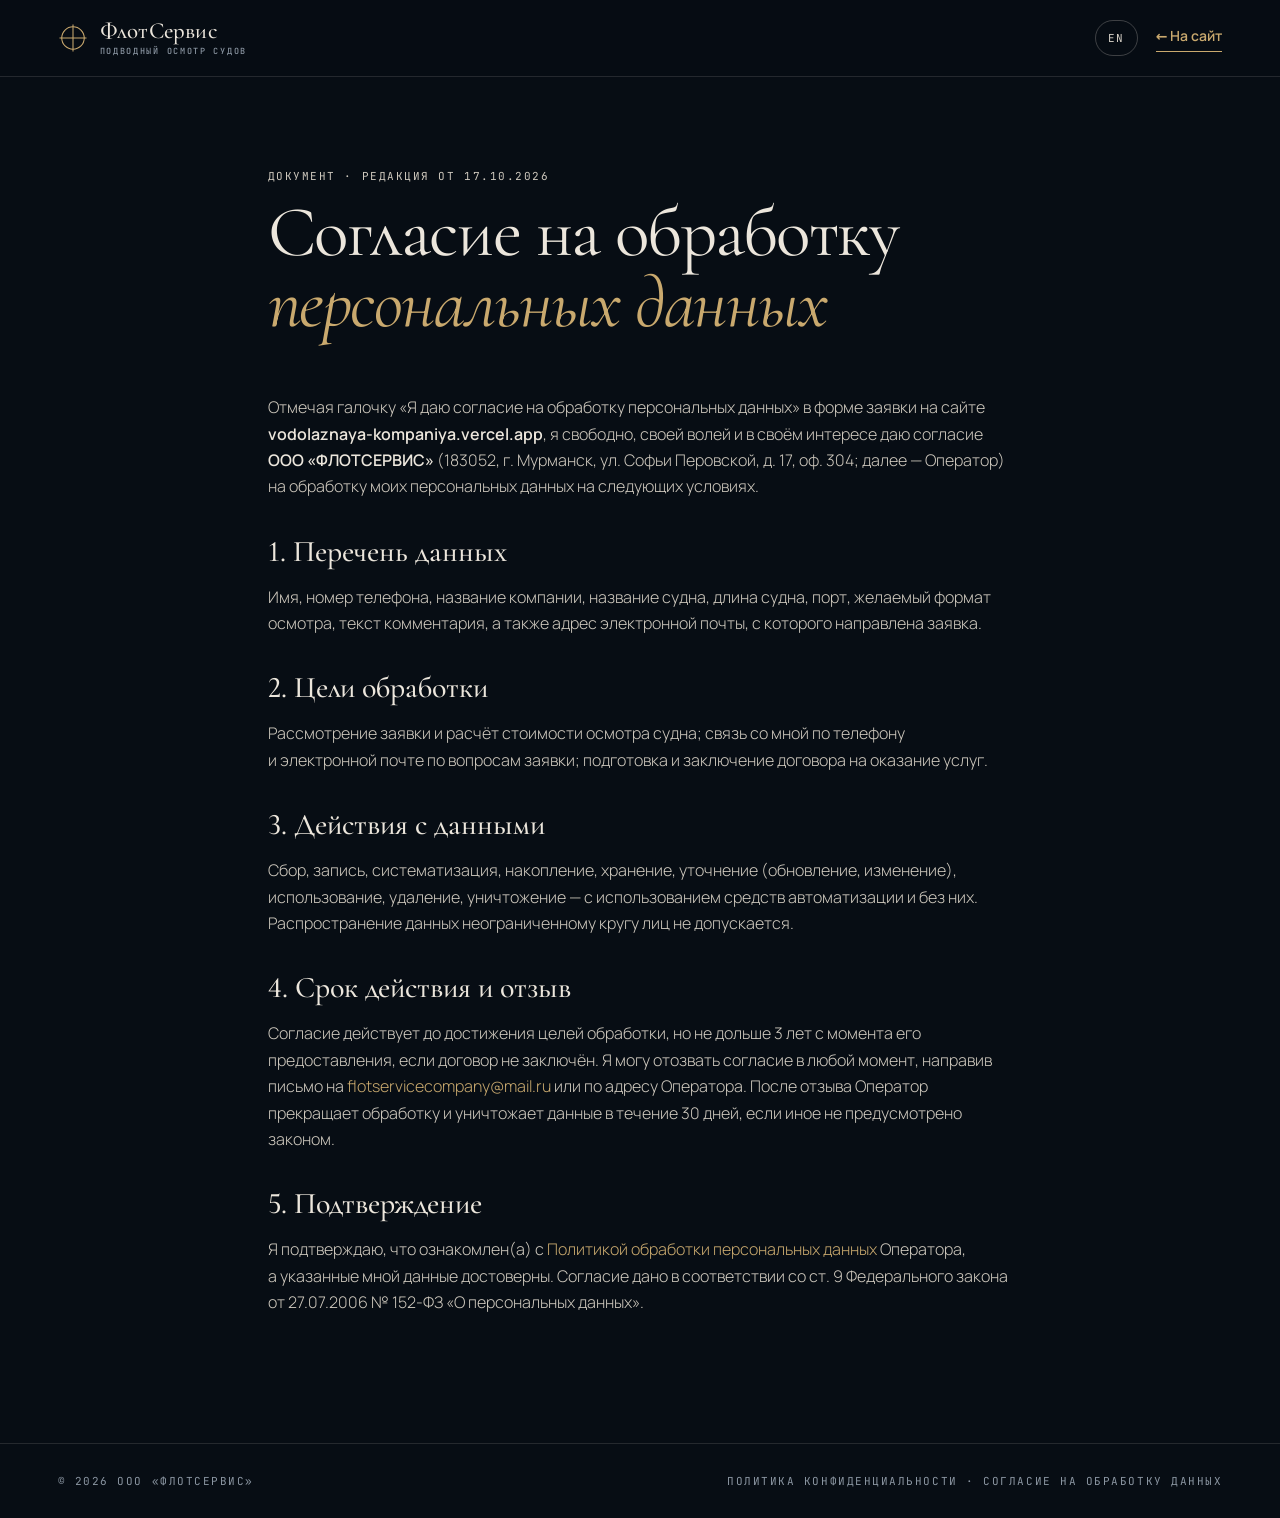
<file: consent.html>
<!doctype html>
<html lang="ru">
<head>
<meta charset="utf-8">
<meta name="viewport" content="width=device-width, initial-scale=1, viewport-fit=cover">
<title>Согласие на обработку персональных данных — ФлотСервис</title>
<meta name="description" content="Согласие на обработку персональных данных для ООО «ФлотСервис» (152-ФЗ).">
<meta name="theme-color" content="#070d14">
<meta name="robots" content="noindex">
<link rel="icon" href="data:image/svg+xml,%3Csvg xmlns='http://www.w3.org/2000/svg' viewBox='0 0 32 32'%3E%3Crect width='32' height='32' rx='6' fill='%23070d14'/%3E%3Ccircle cx='16' cy='16' r='9' fill='none' stroke='%23c9a96e' stroke-width='1.5'/%3E%3Cpath d='M16 4v24M4 16h24' stroke='%23c9a96e' stroke-width='1'/%3E%3C/svg%3E">
<link rel="stylesheet" href="assets/fonts/fonts.css">
<link rel="stylesheet" href="styles.css?v=20261018c">
<link rel="alternate" hreflang="en" href="https://vodolaznaya-kompaniya.vercel.app/en/consent.html">
</head>
<body class="doc-page">

<header class="doc-head">
  <div class="wrap doc-head__in">
    <a href="./" class="logo" aria-label="ФлотСервис — на главную">
      <span class="logo__mark" aria-hidden="true"><svg viewBox="0 0 40 40"><circle cx="20" cy="20" r="15"/><path d="M20 2v36M2 20h36"/></svg></span>
      <span class="logo__txt">ФлотСервис<small>Подводный осмотр судов</small></span>
    </a>
    <a href="en/consent.html" class="lang" hreflang="en" lang="en">EN</a>
    <a href="./" class="link doc-back">← На сайт</a>
  </div>
</header>

<main class="doc wrap">
  <p class="mono doc__kicker">Документ · редакция от 17.10.2026</p>
  <h1 class="h2">Согласие на обработку <em>персональных данных</em></h1>

  <section>
    <p>Отмечая галочку «Я&nbsp;даю согласие на&nbsp;обработку персональных данных» в&nbsp;форме заявки на&nbsp;сайте <b>vodolaznaya-kompaniya.vercel.app</b>, я&nbsp;свободно, своей волей и&nbsp;в&nbsp;своём интересе даю согласие <b>ООО «ФЛОТСЕРВИС»</b> (183052, г.&nbsp;Мурманск, ул.&nbsp;Софьи Перовской, д.&nbsp;17, оф.&nbsp;304; далее — Оператор) на&nbsp;обработку моих персональных данных на&nbsp;следующих условиях.</p>

    <h2>1. Перечень данных</h2>
    <p>Имя, номер телефона, название компании, название судна, длина судна, порт, желаемый формат осмотра, текст комментария, а&nbsp;также адрес электронной почты, с&nbsp;которого направлена заявка.</p>

    <h2>2. Цели обработки</h2>
    <p>Рассмотрение заявки и&nbsp;расчёт стоимости осмотра судна; связь со&nbsp;мной по&nbsp;телефону и&nbsp;электронной почте по&nbsp;вопросам заявки; подготовка и&nbsp;заключение договора на&nbsp;оказание услуг.</p>

    <h2>3. Действия с данными</h2>
    <p>Сбор, запись, систематизация, накопление, хранение, уточнение (обновление, изменение), использование, удаление, уничтожение — с&nbsp;использованием средств автоматизации и&nbsp;без них. Распространение данных неограниченному кругу лиц не&nbsp;допускается.</p>

    <h2>4. Срок действия и отзыв</h2>
    <p>Согласие действует до&nbsp;достижения целей обработки, но&nbsp;не&nbsp;дольше 3&nbsp;лет с&nbsp;момента его предоставления, если договор не&nbsp;заключён. Я&nbsp;могу отозвать согласие в&nbsp;любой момент, направив письмо на&nbsp;<a href="mailto:flotservicecompany@mail.ru">flotservicecompany@mail.ru</a> или по&nbsp;адресу Оператора. После отзыва Оператор прекращает обработку и&nbsp;уничтожает данные в&nbsp;течение 30&nbsp;дней, если иное не&nbsp;предусмотрено законом.</p>

    <h2>5. Подтверждение</h2>
    <p>Я&nbsp;подтверждаю, что ознакомлен(а) с&nbsp;<a href="privacy.html">Политикой обработки персональных данных</a> Оператора, а&nbsp;указанные мной данные достоверны. Согласие дано в&nbsp;соответствии со&nbsp;ст.&nbsp;9 Федерального закона от&nbsp;27.07.2006 №&nbsp;152-ФЗ «О&nbsp;персональных данных».</p>
  </section>
</main>

<footer class="doc-foot">
  <div class="wrap doc-foot__in mono">
    <span>© <span id="year">2026</span> ООО «ФлотСервис»</span>
    <span><a href="privacy.html">Политика конфиденциальности</a> · <a href="consent.html">Согласие на обработку данных</a></span>
  </div>
</footer>
<script>document.getElementById('year').textContent = new Date().getFullYear();</script>
</body>
</html>
</file>
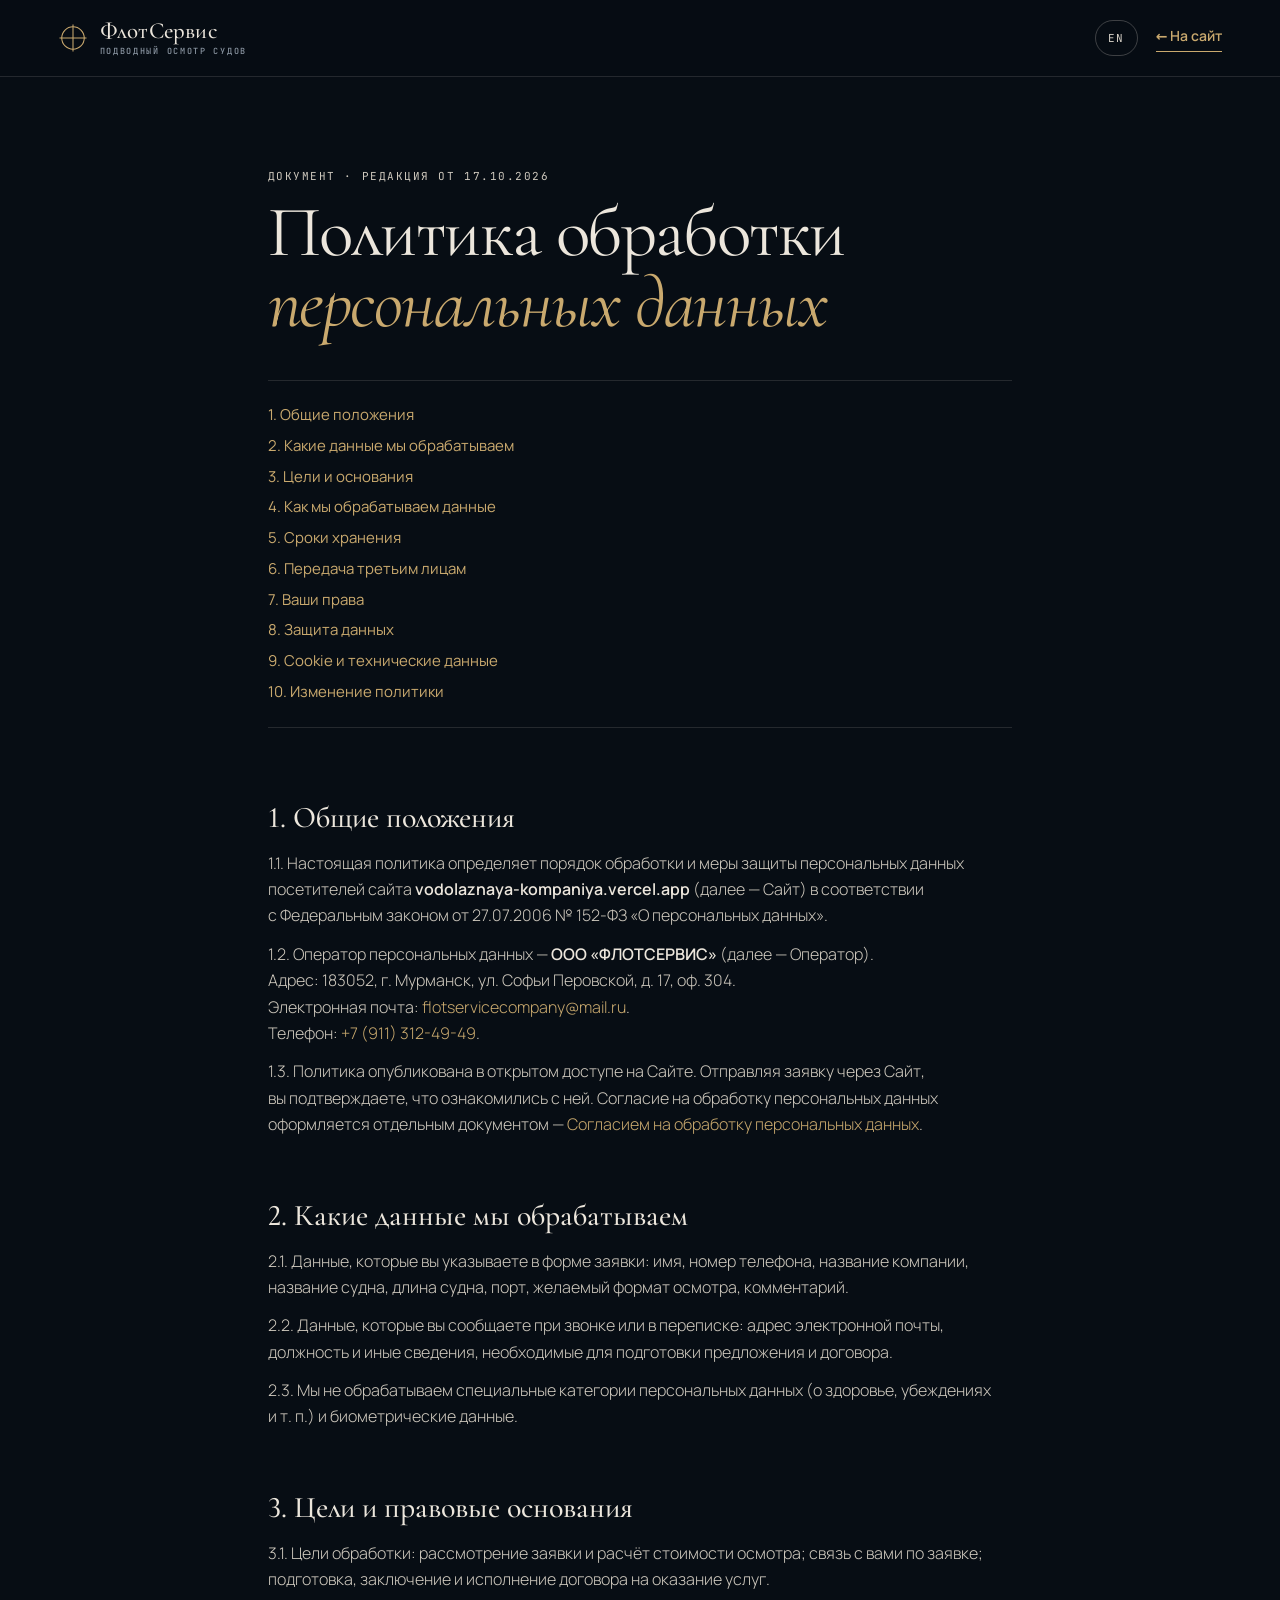
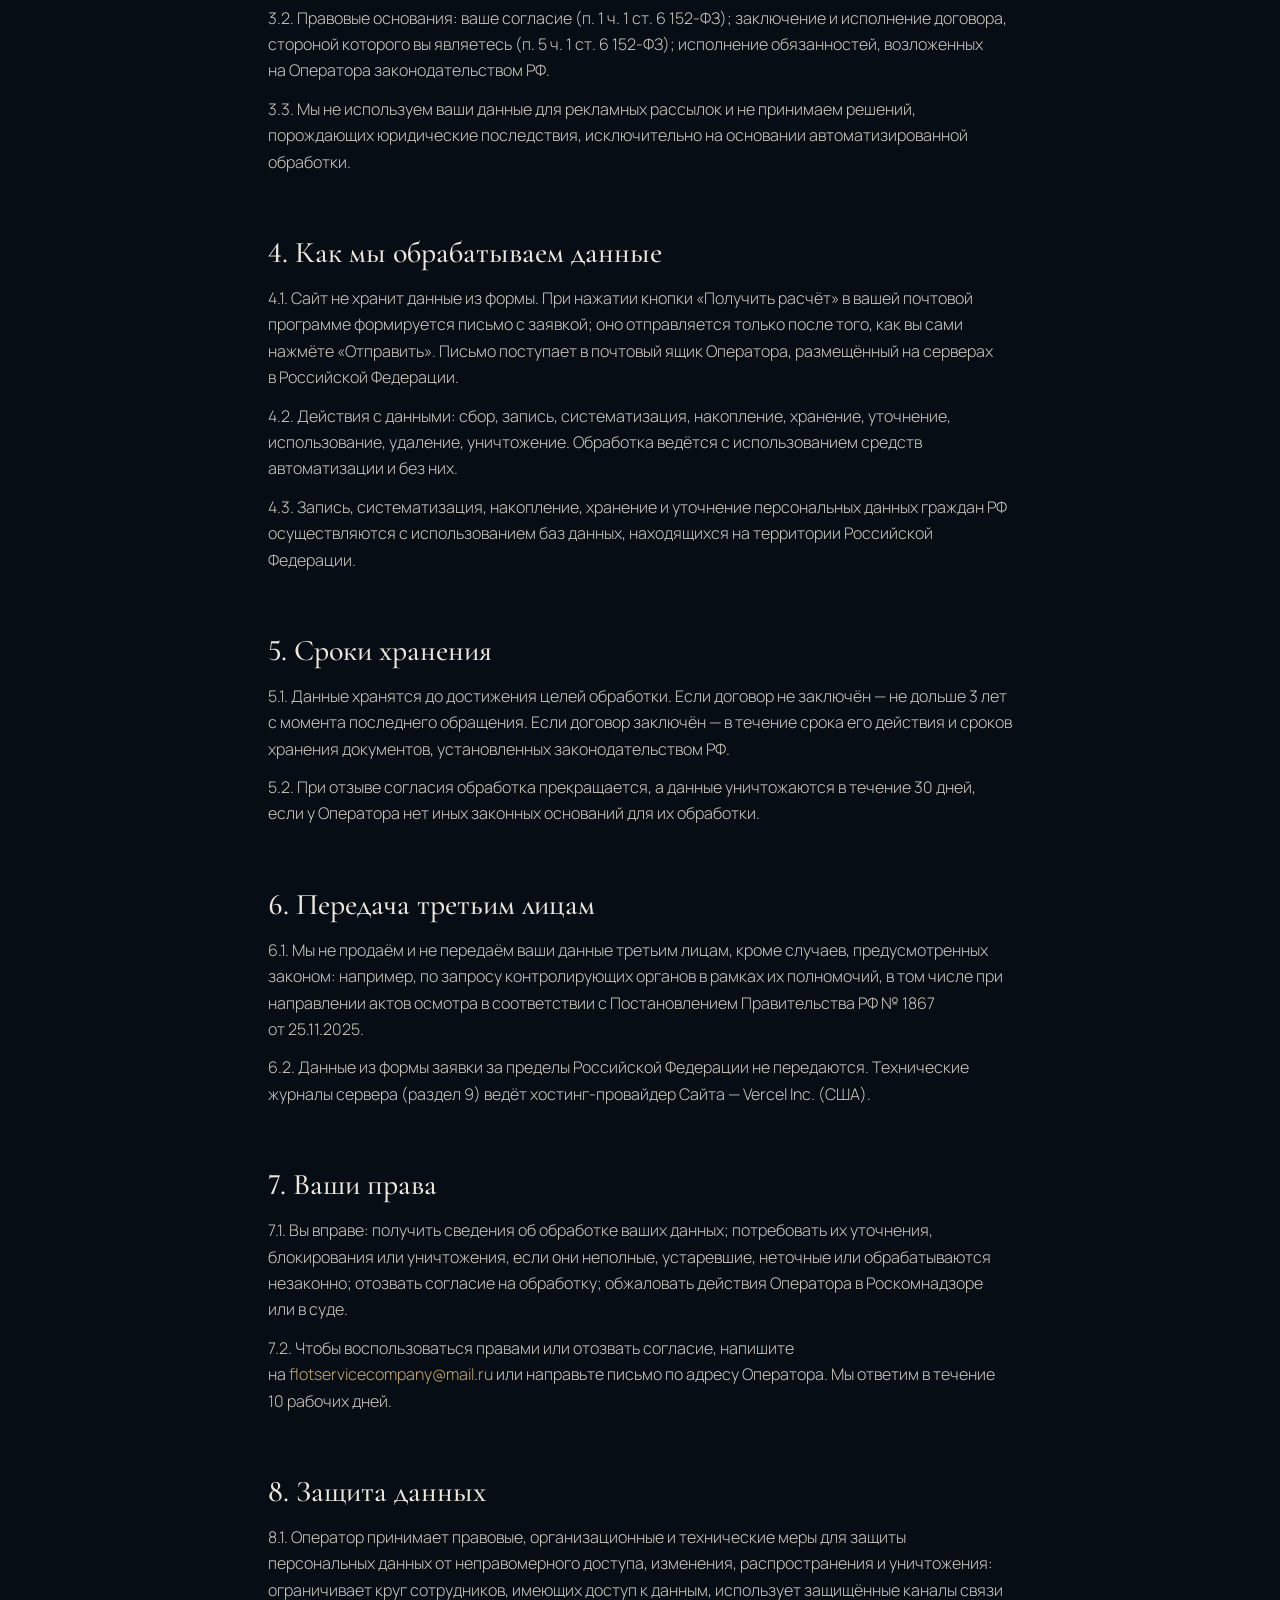
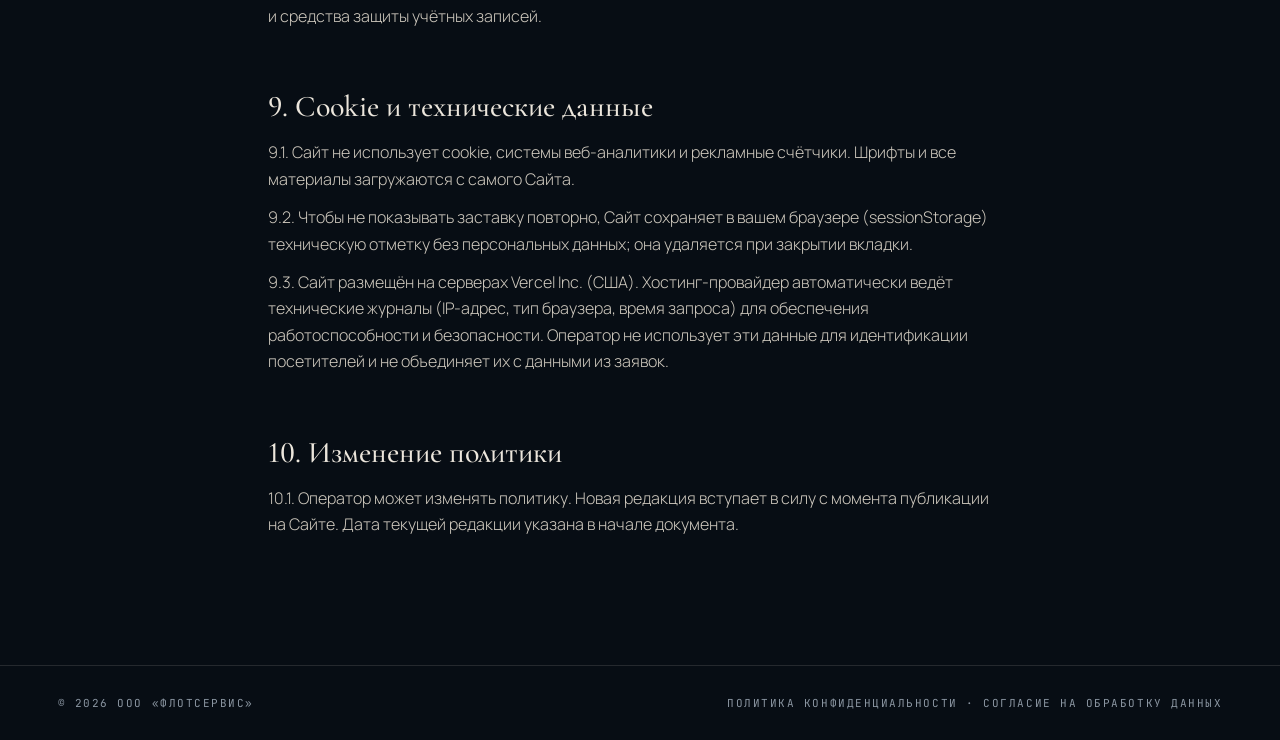
<file: privacy.html>
<!doctype html>
<html lang="ru">
<head>
<meta charset="utf-8">
<meta name="viewport" content="width=device-width, initial-scale=1, viewport-fit=cover">
<title>Политика обработки персональных данных — ФлотСервис</title>
<meta name="description" content="Политика ООО «ФлотСервис» в отношении обработки персональных данных посетителей сайта (152-ФЗ).">
<meta name="theme-color" content="#070d14">
<meta name="robots" content="noindex">
<link rel="icon" href="data:image/svg+xml,%3Csvg xmlns='http://www.w3.org/2000/svg' viewBox='0 0 32 32'%3E%3Crect width='32' height='32' rx='6' fill='%23070d14'/%3E%3Ccircle cx='16' cy='16' r='9' fill='none' stroke='%23c9a96e' stroke-width='1.5'/%3E%3Cpath d='M16 4v24M4 16h24' stroke='%23c9a96e' stroke-width='1'/%3E%3C/svg%3E">
<link rel="stylesheet" href="assets/fonts/fonts.css">
<link rel="stylesheet" href="styles.css?v=20261018c">
<link rel="alternate" hreflang="en" href="https://vodolaznaya-kompaniya.vercel.app/en/privacy.html">
</head>
<body class="doc-page">

<header class="doc-head">
  <div class="wrap doc-head__in">
    <a href="./" class="logo" aria-label="ФлотСервис — на главную">
      <span class="logo__mark" aria-hidden="true"><svg viewBox="0 0 40 40"><circle cx="20" cy="20" r="15"/><path d="M20 2v36M2 20h36"/></svg></span>
      <span class="logo__txt">ФлотСервис<small>Подводный осмотр судов</small></span>
    </a>
    <a href="en/privacy.html" class="lang" hreflang="en" lang="en">EN</a>
    <a href="./" class="link doc-back">← На сайт</a>
  </div>
</header>

<main class="doc wrap">
  <p class="mono doc__kicker">Документ · редакция от 17.10.2026</p>
  <h1 class="h2">Политика обработки <em>персональных данных</em></h1>

  <nav class="doc__toc" aria-label="Содержание">
    <a href="#p1">1. Общие положения</a>
    <a href="#p2">2. Какие данные мы обрабатываем</a>
    <a href="#p3">3. Цели и основания</a>
    <a href="#p4">4. Как мы обрабатываем данные</a>
    <a href="#p5">5. Сроки хранения</a>
    <a href="#p6">6. Передача третьим лицам</a>
    <a href="#p7">7. Ваши права</a>
    <a href="#p8">8. Защита данных</a>
    <a href="#p9">9. Cookie и технические данные</a>
    <a href="#p10">10. Изменение политики</a>
  </nav>

  <section id="p1">
    <h2>1. Общие положения</h2>
    <p>1.1. Настоящая политика определяет порядок обработки и&nbsp;меры защиты персональных данных посетителей сайта <b>vodolaznaya-kompaniya.vercel.app</b> (далее — Сайт) в&nbsp;соответствии с&nbsp;Федеральным законом от&nbsp;27.07.2006 №&nbsp;152-ФЗ «О&nbsp;персональных данных».</p>
    <p>1.2. Оператор персональных данных — <b>ООО «ФЛОТСЕРВИС»</b> (далее — Оператор).<br>
      Адрес: 183052, г.&nbsp;Мурманск, ул.&nbsp;Софьи Перовской, д.&nbsp;17, оф.&nbsp;304.<br>
      Электронная почта: <a href="mailto:flotservicecompany@mail.ru">flotservicecompany@mail.ru</a>.<br>
      Телефон: <a href="tel:+79113124949">+7 (911) 312-49-49</a>.</p>
    <p>1.3. Политика опубликована в&nbsp;открытом доступе на&nbsp;Сайте. Отправляя заявку через Сайт, вы&nbsp;подтверждаете, что ознакомились с&nbsp;ней. Согласие на&nbsp;обработку персональных данных оформляется отдельным документом — <a href="consent.html">Согласием на&nbsp;обработку персональных данных</a>.</p>
  </section>

  <section id="p2">
    <h2>2. Какие данные мы обрабатываем</h2>
    <p>2.1. Данные, которые вы&nbsp;указываете в&nbsp;форме заявки: имя, номер телефона, название компании, название судна, длина судна, порт, желаемый формат осмотра, комментарий.</p>
    <p>2.2. Данные, которые вы&nbsp;сообщаете при звонке или в&nbsp;переписке: адрес электронной почты, должность и&nbsp;иные сведения, необходимые для подготовки предложения и&nbsp;договора.</p>
    <p>2.3. Мы&nbsp;не&nbsp;обрабатываем специальные категории персональных данных (о&nbsp;здоровье, убеждениях и&nbsp;т.&nbsp;п.) и&nbsp;биометрические данные.</p>
  </section>

  <section id="p3">
    <h2>3. Цели и правовые основания</h2>
    <p>3.1. Цели обработки: рассмотрение заявки и&nbsp;расчёт стоимости осмотра; связь с&nbsp;вами по&nbsp;заявке; подготовка, заключение и&nbsp;исполнение договора на&nbsp;оказание услуг.</p>
    <p>3.2. Правовые основания: ваше согласие (п.&nbsp;1 ч.&nbsp;1 ст.&nbsp;6 152-ФЗ); заключение и&nbsp;исполнение договора, стороной которого вы&nbsp;являетесь (п.&nbsp;5 ч.&nbsp;1 ст.&nbsp;6 152-ФЗ); исполнение обязанностей, возложенных на&nbsp;Оператора законодательством РФ.</p>
    <p>3.3. Мы&nbsp;не&nbsp;используем ваши данные для рекламных рассылок и&nbsp;не&nbsp;принимаем решений, порождающих юридические последствия, исключительно на&nbsp;основании автоматизированной обработки.</p>
  </section>

  <section id="p4">
    <h2>4. Как мы обрабатываем данные</h2>
    <p>4.1. Сайт не&nbsp;хранит данные из&nbsp;формы. При нажатии кнопки «Получить расчёт» в&nbsp;вашей почтовой программе формируется письмо с&nbsp;заявкой; оно отправляется только после того, как вы&nbsp;сами нажмёте «Отправить». Письмо поступает в&nbsp;почтовый ящик Оператора, размещённый на&nbsp;серверах в&nbsp;Российской Федерации.</p>
    <p>4.2. Действия с&nbsp;данными: сбор, запись, систематизация, накопление, хранение, уточнение, использование, удаление, уничтожение. Обработка ведётся с&nbsp;использованием средств автоматизации и&nbsp;без них.</p>
    <p>4.3. Запись, систематизация, накопление, хранение и&nbsp;уточнение персональных данных граждан РФ осуществляются с&nbsp;использованием баз данных, находящихся на&nbsp;территории Российской Федерации.</p>
  </section>

  <section id="p5">
    <h2>5. Сроки хранения</h2>
    <p>5.1. Данные хранятся до&nbsp;достижения целей обработки. Если договор не&nbsp;заключён — не&nbsp;дольше 3&nbsp;лет с&nbsp;момента последнего обращения. Если договор заключён — в&nbsp;течение срока его действия и&nbsp;сроков хранения документов, установленных законодательством РФ.</p>
    <p>5.2. При отзыве согласия обработка прекращается, а&nbsp;данные уничтожаются в&nbsp;течение 30&nbsp;дней, если у&nbsp;Оператора нет иных законных оснований для их обработки.</p>
  </section>

  <section id="p6">
    <h2>6. Передача третьим лицам</h2>
    <p>6.1. Мы&nbsp;не&nbsp;продаём и&nbsp;не&nbsp;передаём ваши данные третьим лицам, кроме случаев, предусмотренных законом: например, по&nbsp;запросу контролирующих органов в&nbsp;рамках их полномочий, в&nbsp;том числе при направлении актов осмотра в&nbsp;соответствии с&nbsp;Постановлением Правительства РФ №&nbsp;1867 от&nbsp;25.11.2025.</p>
    <p>6.2. Данные из&nbsp;формы заявки за&nbsp;пределы Российской Федерации не&nbsp;передаются. Технические журналы сервера (раздел&nbsp;9) ведёт хостинг-провайдер Сайта — Vercel Inc. (США).</p>
  </section>

  <section id="p7">
    <h2>7. Ваши права</h2>
    <p>7.1. Вы&nbsp;вправе: получить сведения об&nbsp;обработке ваших данных; потребовать их уточнения, блокирования или уничтожения, если они неполные, устаревшие, неточные или обрабатываются незаконно; отозвать согласие на&nbsp;обработку; обжаловать действия Оператора в&nbsp;Роскомнадзоре или в&nbsp;суде.</p>
    <p>7.2. Чтобы воспользоваться правами или отозвать согласие, напишите на&nbsp;<a href="mailto:flotservicecompany@mail.ru">flotservicecompany@mail.ru</a> или направьте письмо по&nbsp;адресу Оператора. Мы&nbsp;ответим в&nbsp;течение 10&nbsp;рабочих дней.</p>
  </section>

  <section id="p8">
    <h2>8. Защита данных</h2>
    <p>8.1. Оператор принимает правовые, организационные и&nbsp;технические меры для защиты персональных данных от&nbsp;неправомерного доступа, изменения, распространения и&nbsp;уничтожения: ограничивает круг сотрудников, имеющих доступ к&nbsp;данным, использует защищённые каналы связи и&nbsp;средства защиты учётных записей.</p>
  </section>

  <section id="p9">
    <h2>9. Cookie и технические данные</h2>
    <p>9.1. Сайт не&nbsp;использует cookie, системы веб-аналитики и&nbsp;рекламные счётчики. Шрифты и&nbsp;все материалы загружаются с&nbsp;самого Сайта.</p>
    <p>9.2. Чтобы не&nbsp;показывать заставку повторно, Сайт сохраняет в&nbsp;вашем браузере (sessionStorage) техническую отметку без персональных данных; она удаляется при закрытии вкладки.</p>
    <p>9.3. Сайт размещён на&nbsp;серверах Vercel Inc. (США). Хостинг-провайдер автоматически ведёт технические журналы (IP-адрес, тип браузера, время запроса) для обеспечения работоспособности и&nbsp;безопасности. Оператор не&nbsp;использует эти данные для идентификации посетителей и&nbsp;не&nbsp;объединяет их с&nbsp;данными из&nbsp;заявок.</p>
  </section>

  <section id="p10">
    <h2>10. Изменение политики</h2>
    <p>10.1. Оператор может изменять политику. Новая редакция вступает в&nbsp;силу с&nbsp;момента публикации на&nbsp;Сайте. Дата текущей редакции указана в&nbsp;начале документа.</p>
  </section>
</main>

<footer class="doc-foot">
  <div class="wrap doc-foot__in mono">
    <span>© <span id="year">2026</span> ООО «ФлотСервис»</span>
    <span><a href="privacy.html">Политика конфиденциальности</a> · <a href="consent.html">Согласие на обработку данных</a></span>
  </div>
</footer>
<script>document.getElementById('year').textContent = new Date().getFullYear();</script>
</body>
</html>
</file>
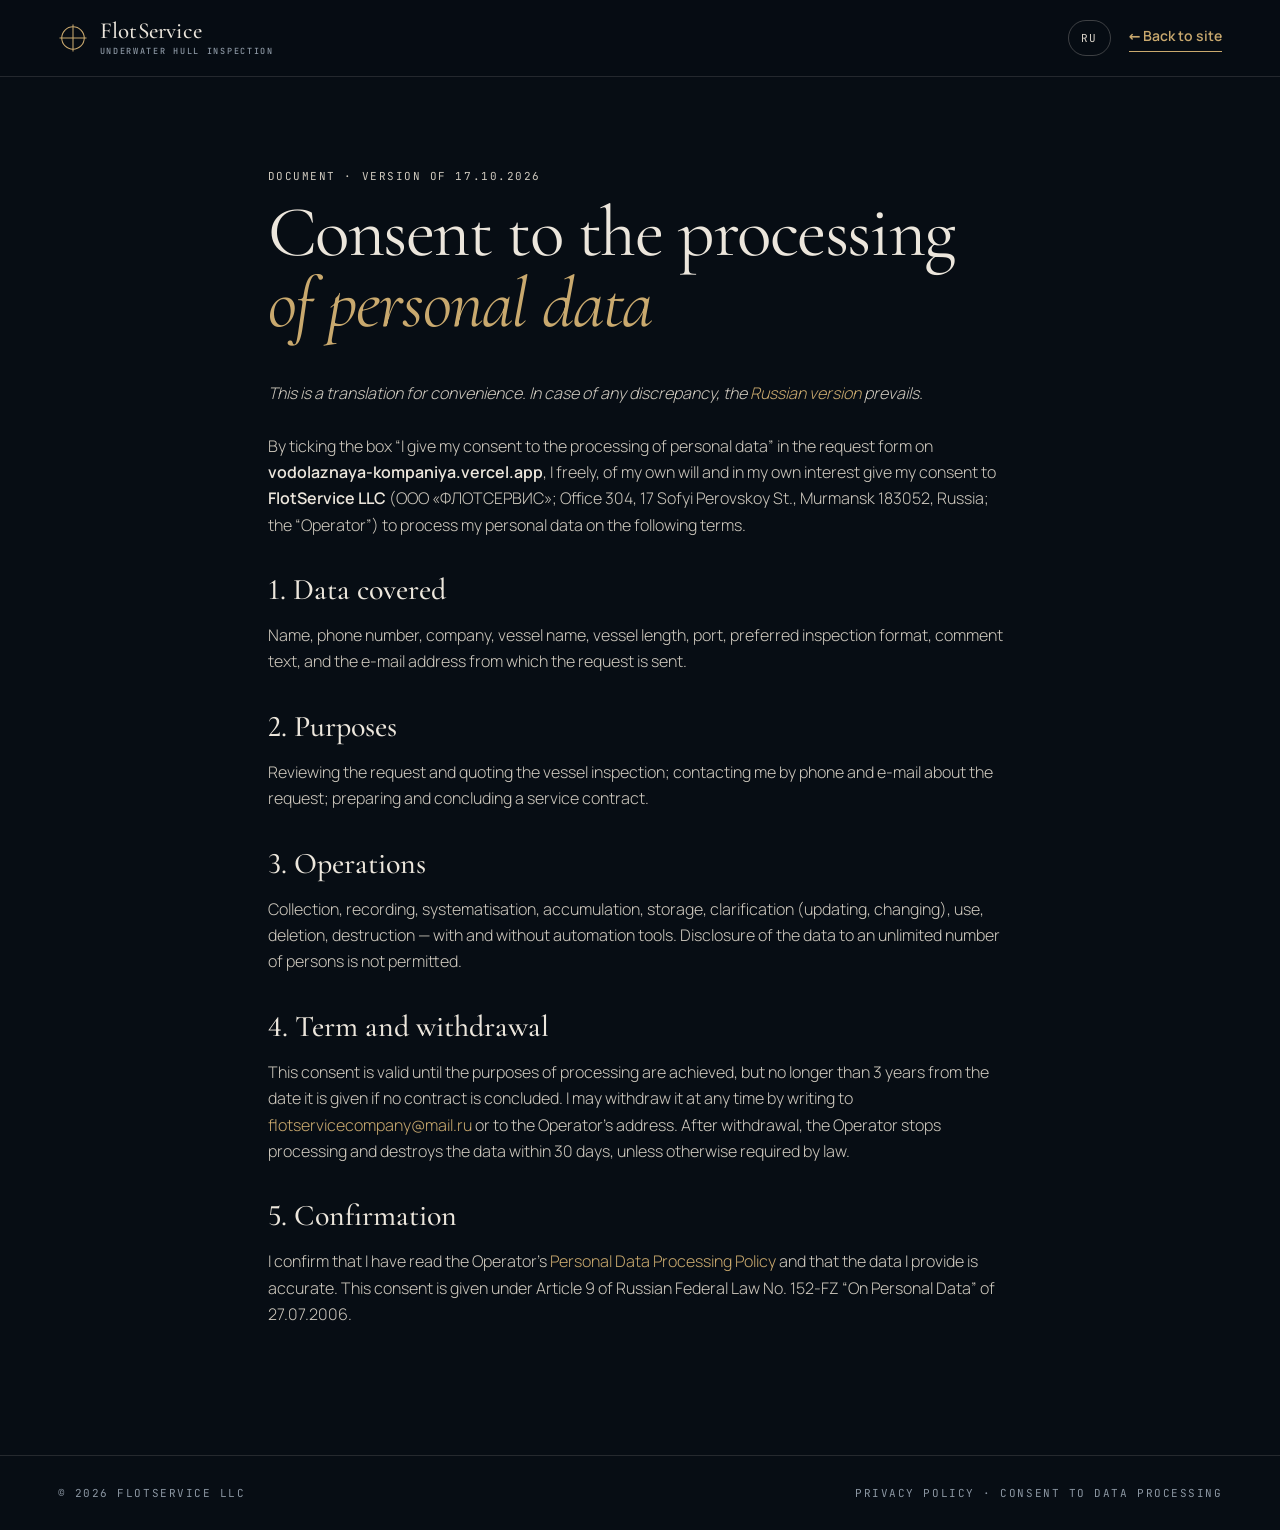
<file: en/consent.html>
<!doctype html>
<html lang="en">
<head>
<meta charset="utf-8">
<meta name="viewport" content="width=device-width, initial-scale=1, viewport-fit=cover">
<title>Consent to the Processing of Personal Data — FlotService</title>
<meta name="description" content="Consent to the processing of personal data by FlotService LLC (Russian Federal Law No. 152-FZ).">
<meta name="theme-color" content="#070d14">
<meta name="robots" content="noindex">
<link rel="icon" href="data:image/svg+xml,%3Csvg xmlns='http://www.w3.org/2000/svg' viewBox='0 0 32 32'%3E%3Crect width='32' height='32' rx='6' fill='%23070d14'/%3E%3Ccircle cx='16' cy='16' r='9' fill='none' stroke='%23c9a96e' stroke-width='1.5'/%3E%3Cpath d='M16 4v24M4 16h24' stroke='%23c9a96e' stroke-width='1'/%3E%3C/svg%3E">
<link rel="stylesheet" href="../assets/fonts/fonts.css">
<link rel="stylesheet" href="../styles.css?v=20261018c">
<link rel="alternate" hreflang="ru" href="https://vodolaznaya-kompaniya.vercel.app/consent.html">
</head>
<body class="doc-page">

<header class="doc-head">
  <div class="wrap doc-head__in">
    <a href="./" class="logo" aria-label="FlotService — home">
      <span class="logo__mark" aria-hidden="true"><svg viewBox="0 0 40 40"><circle cx="20" cy="20" r="15"/><path d="M20 2v36M2 20h36"/></svg></span>
      <span class="logo__txt">FlotService<small>Underwater hull inspection</small></span>
    </a>
    <a href="../consent.html" class="lang" hreflang="ru" lang="ru">RU</a>
    <a href="./" class="link doc-back">← Back to site</a>
  </div>
</header>

<main class="doc wrap">
  <p class="mono doc__kicker">Document · version of 17.10.2026</p>
  <h1 class="h2">Consent to the processing <em>of personal data</em></h1>
  <p><i>This is a&nbsp;translation for convenience. In&nbsp;case of any discrepancy, the <a href="../consent.html">Russian version</a> prevails.</i></p>

  <section>
    <p>By ticking the box “I&nbsp;give my consent to the processing of personal data” in&nbsp;the request form on <b>vodolaznaya-kompaniya.vercel.app</b>, I&nbsp;freely, of my own will and in&nbsp;my own interest give my consent to <b>FlotService LLC</b> (ООО «ФЛОТСЕРВИС»; Office 304, 17 Sofyi Perovskoy St., Murmansk 183052, Russia; the “Operator”) to process my personal data on the following terms.</p>

    <h2>1. Data covered</h2>
    <p>Name, phone number, company, vessel name, vessel length, port, preferred inspection format, comment text, and the e-mail address from which the request is sent.</p>

    <h2>2. Purposes</h2>
    <p>Reviewing the request and quoting the vessel inspection; contacting me by phone and e-mail about the request; preparing and concluding a&nbsp;service contract.</p>

    <h2>3. Operations</h2>
    <p>Collection, recording, systematisation, accumulation, storage, clarification (updating, changing), use, deletion, destruction — with and without automation tools. Disclosure of the data to an unlimited number of persons is not permitted.</p>

    <h2>4. Term and withdrawal</h2>
    <p>This consent is valid until the purposes of processing are achieved, but no longer than 3&nbsp;years from the date it is given if no contract is concluded. I&nbsp;may withdraw it at any time by writing to <a href="mailto:flotservicecompany@mail.ru">flotservicecompany@mail.ru</a> or to the Operator's address. After withdrawal, the Operator stops processing and destroys the data within 30&nbsp;days, unless otherwise required by law.</p>

    <h2>5. Confirmation</h2>
    <p>I&nbsp;confirm that I&nbsp;have read the Operator's <a href="privacy.html">Personal Data Processing Policy</a> and that the data I&nbsp;provide is accurate. This consent is given under Article&nbsp;9 of Russian Federal Law No.&nbsp;152-FZ “On Personal Data” of 27.07.2006.</p>
  </section>
</main>

<footer class="doc-foot">
  <div class="wrap doc-foot__in mono">
    <span>© <span id="year">2026</span> FlotService LLC</span>
    <span><a href="privacy.html">Privacy policy</a> · <a href="consent.html">Consent to data processing</a></span>
  </div>
</footer>
<script>document.getElementById('year').textContent = new Date().getFullYear();</script>
</body>
</html>
</file>
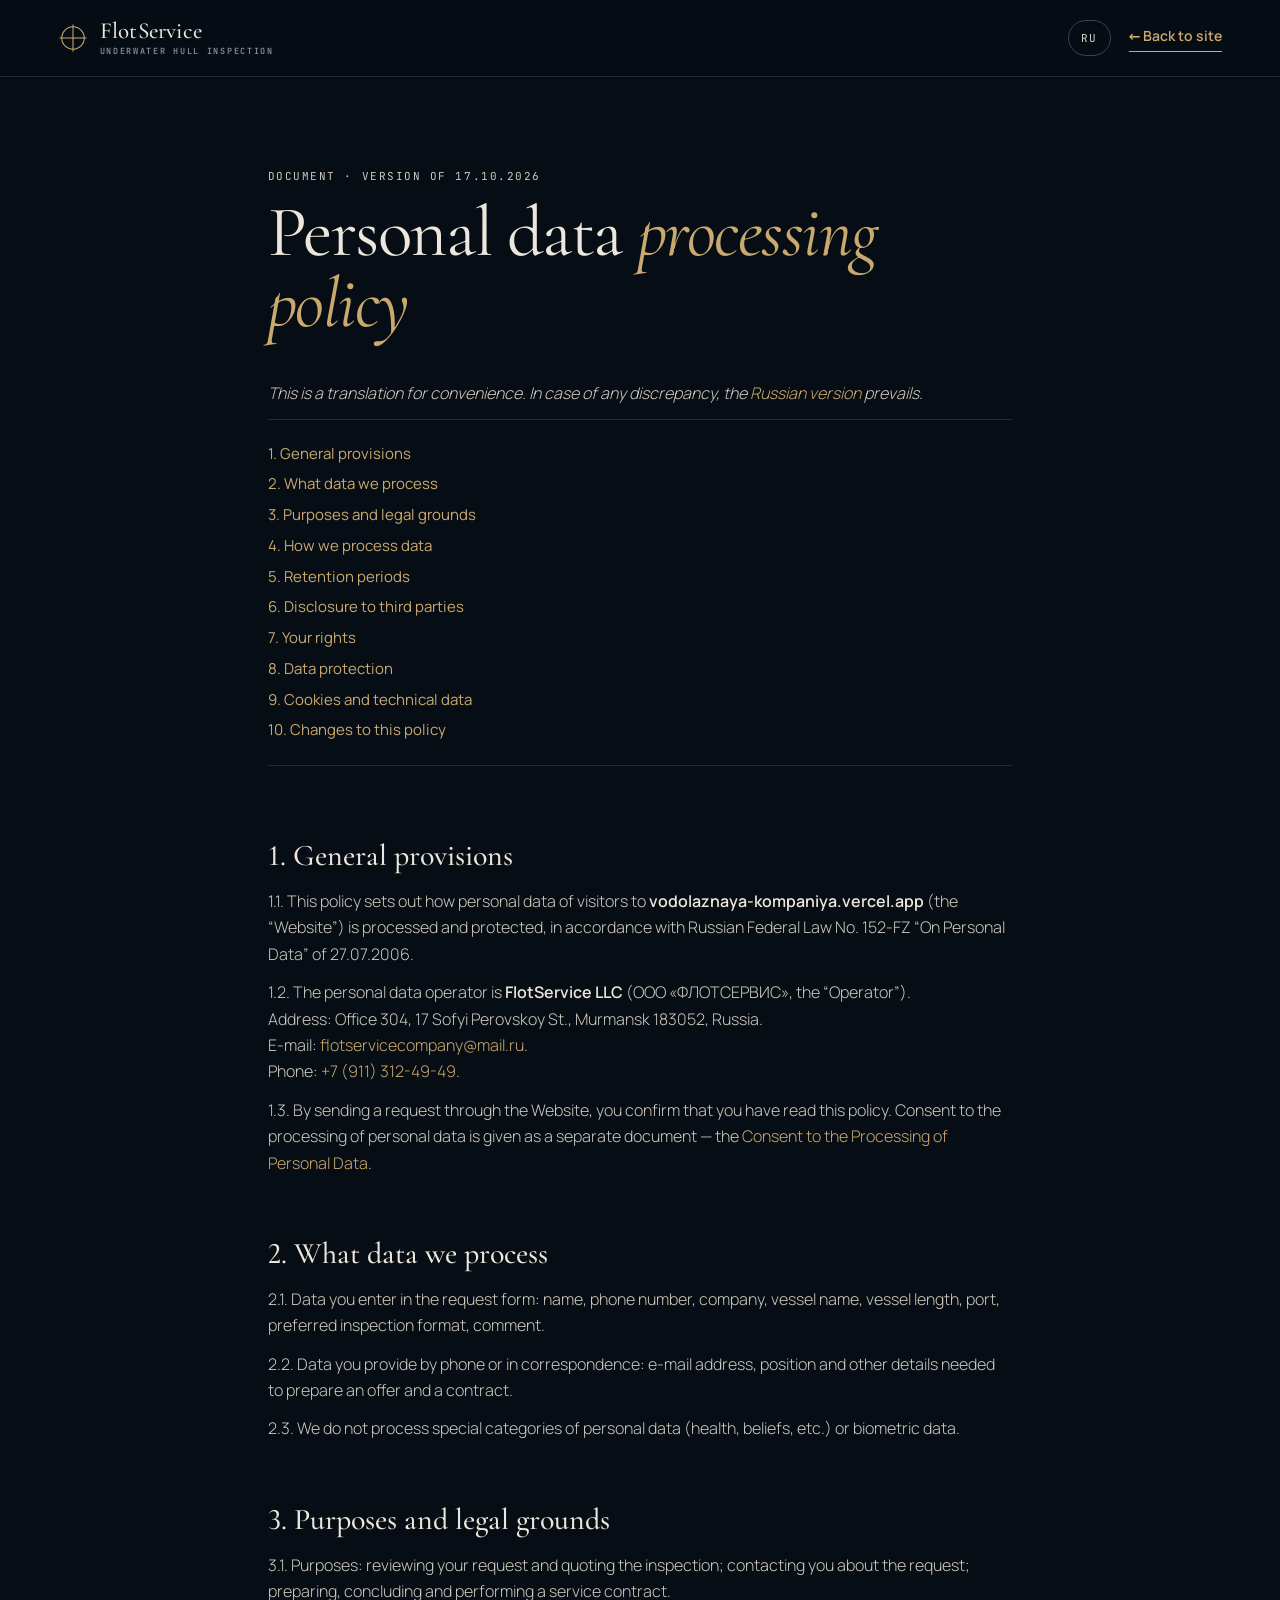
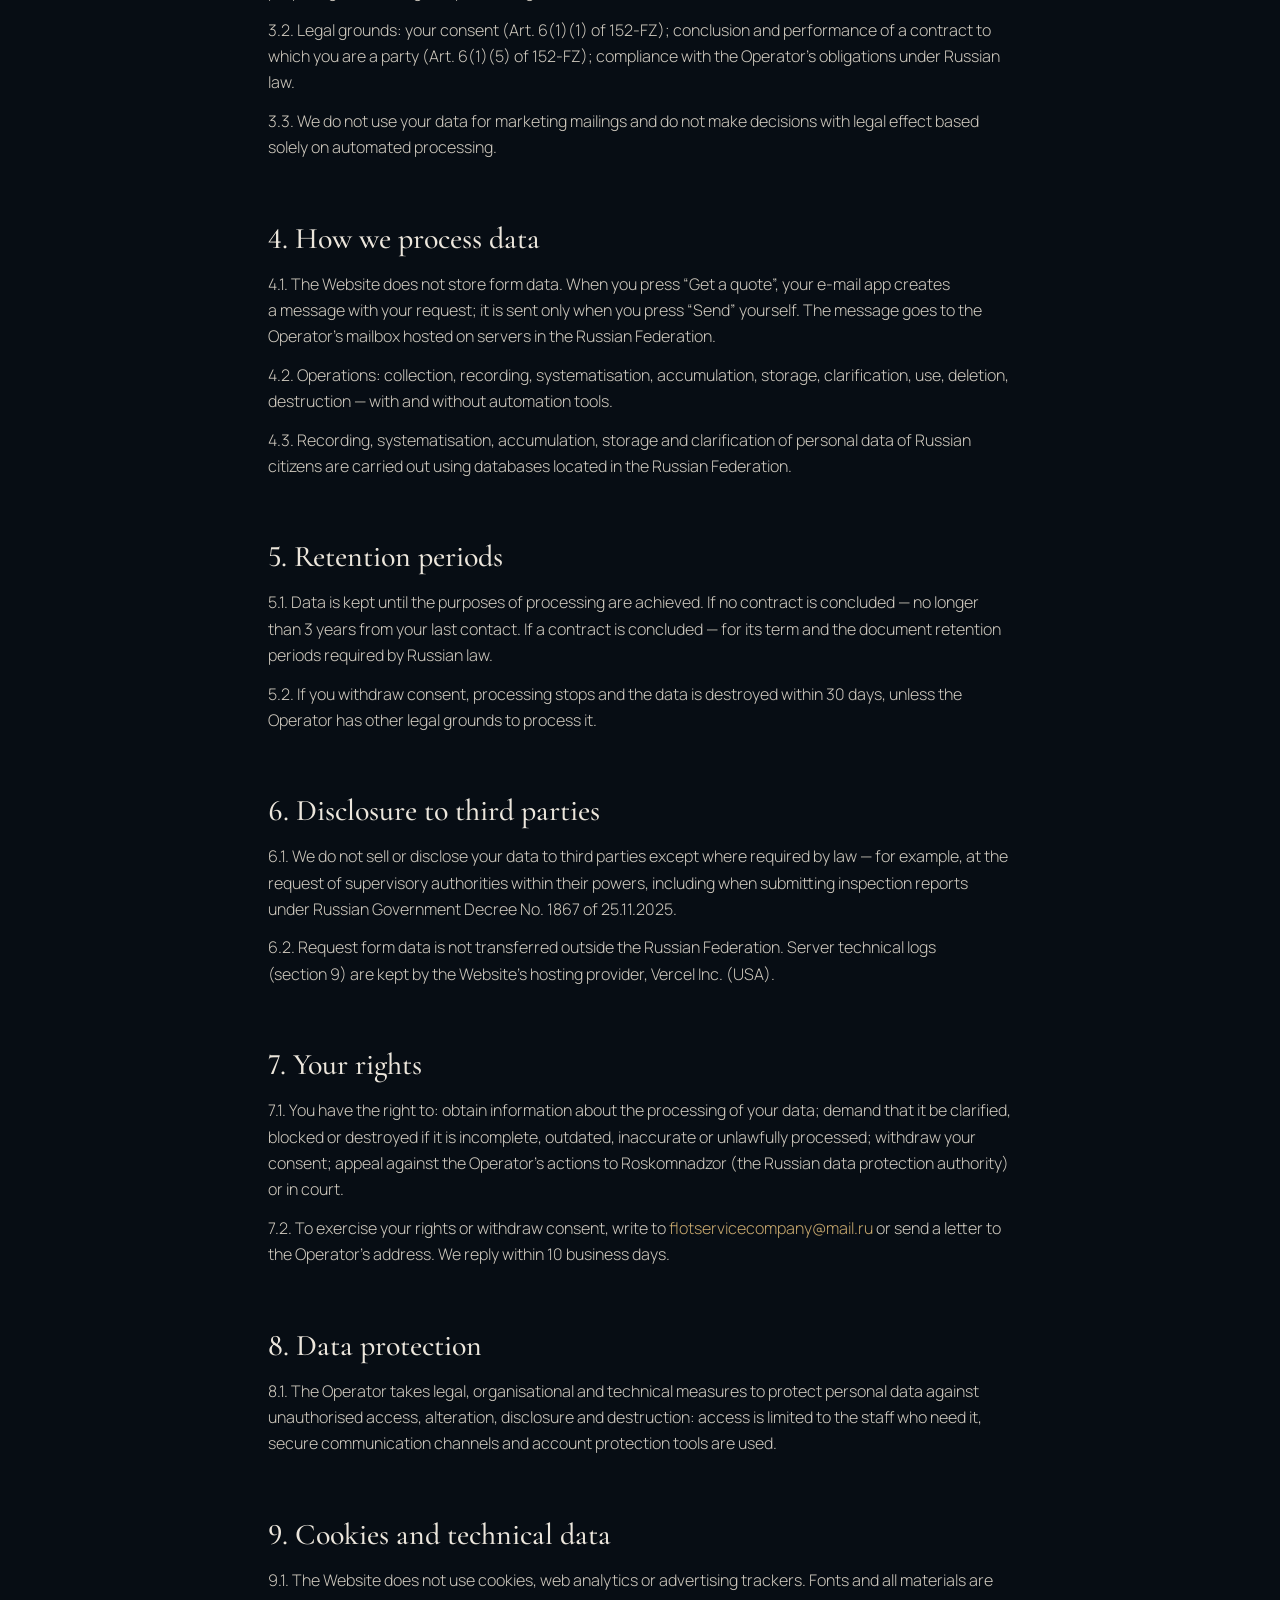
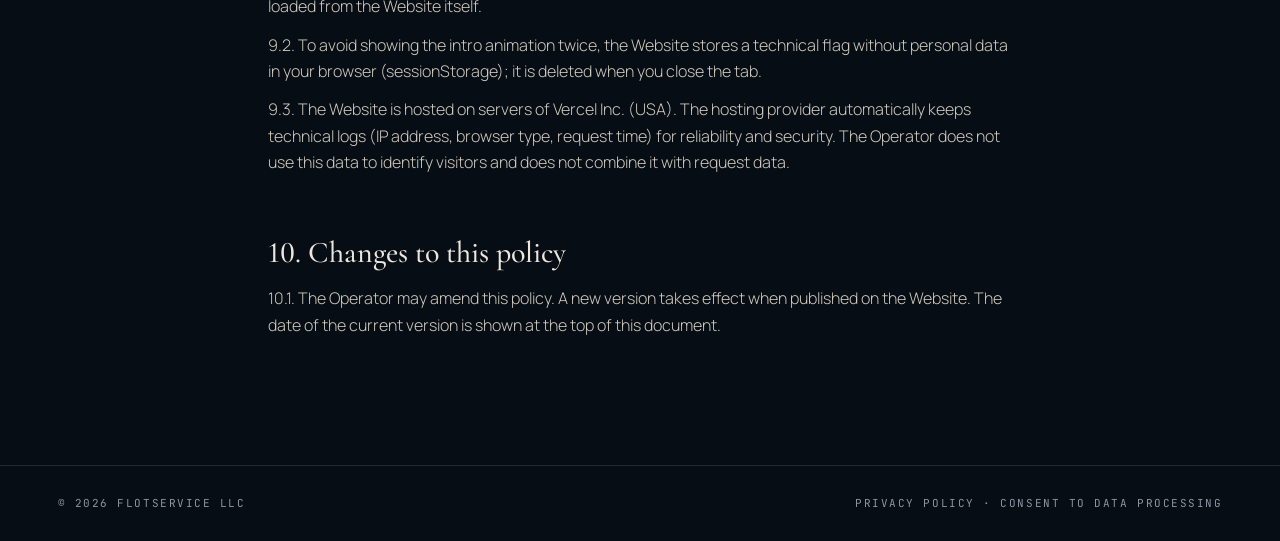
<file: en/privacy.html>
<!doctype html>
<html lang="en">
<head>
<meta charset="utf-8">
<meta name="viewport" content="width=device-width, initial-scale=1, viewport-fit=cover">
<title>Privacy Policy — FlotService</title>
<meta name="description" content="FlotService LLC policy on the processing of personal data of website visitors (Russian Federal Law No. 152-FZ).">
<meta name="theme-color" content="#070d14">
<meta name="robots" content="noindex">
<link rel="icon" href="data:image/svg+xml,%3Csvg xmlns='http://www.w3.org/2000/svg' viewBox='0 0 32 32'%3E%3Crect width='32' height='32' rx='6' fill='%23070d14'/%3E%3Ccircle cx='16' cy='16' r='9' fill='none' stroke='%23c9a96e' stroke-width='1.5'/%3E%3Cpath d='M16 4v24M4 16h24' stroke='%23c9a96e' stroke-width='1'/%3E%3C/svg%3E">
<link rel="stylesheet" href="../assets/fonts/fonts.css">
<link rel="stylesheet" href="../styles.css?v=20261018c">
<link rel="alternate" hreflang="ru" href="https://vodolaznaya-kompaniya.vercel.app/privacy.html">
</head>
<body class="doc-page">

<header class="doc-head">
  <div class="wrap doc-head__in">
    <a href="./" class="logo" aria-label="FlotService — home">
      <span class="logo__mark" aria-hidden="true"><svg viewBox="0 0 40 40"><circle cx="20" cy="20" r="15"/><path d="M20 2v36M2 20h36"/></svg></span>
      <span class="logo__txt">FlotService<small>Underwater hull inspection</small></span>
    </a>
    <a href="../privacy.html" class="lang" hreflang="ru" lang="ru">RU</a>
    <a href="./" class="link doc-back">← Back to site</a>
  </div>
</header>

<main class="doc wrap">
  <p class="mono doc__kicker">Document · version of 17.10.2026</p>
  <h1 class="h2">Personal data <em>processing policy</em></h1>
  <p><i>This is a&nbsp;translation for convenience. In&nbsp;case of any discrepancy, the <a href="../privacy.html">Russian version</a> prevails.</i></p>

  <nav class="doc__toc" aria-label="Contents">
    <a href="#p1">1. General provisions</a>
    <a href="#p2">2. What data we process</a>
    <a href="#p3">3. Purposes and legal grounds</a>
    <a href="#p4">4. How we process data</a>
    <a href="#p5">5. Retention periods</a>
    <a href="#p6">6. Disclosure to third parties</a>
    <a href="#p7">7. Your rights</a>
    <a href="#p8">8. Data protection</a>
    <a href="#p9">9. Cookies and technical data</a>
    <a href="#p10">10. Changes to this policy</a>
  </nav>

  <section id="p1">
    <h2>1. General provisions</h2>
    <p>1.1. This policy sets out how personal data of visitors to <b>vodolaznaya-kompaniya.vercel.app</b> (the “Website”) is processed and protected, in&nbsp;accordance with Russian Federal Law No.&nbsp;152-FZ “On Personal Data” of 27.07.2006.</p>
    <p>1.2. The personal data operator is <b>FlotService LLC</b> (ООО «ФЛОТСЕРВИС», the “Operator”).<br>
      Address: Office 304, 17 Sofyi Perovskoy St., Murmansk 183052, Russia.<br>
      E-mail: <a href="mailto:flotservicecompany@mail.ru">flotservicecompany@mail.ru</a>.<br>
      Phone: <a href="tel:+79113124949">+7 (911) 312-49-49</a>.</p>
    <p>1.3. By sending a&nbsp;request through the Website, you confirm that you have read this policy. Consent to the processing of personal data is given as a&nbsp;separate document — the <a href="consent.html">Consent to the Processing of Personal Data</a>.</p>
  </section>

  <section id="p2">
    <h2>2. What data we process</h2>
    <p>2.1. Data you enter in&nbsp;the request form: name, phone number, company, vessel name, vessel length, port, preferred inspection format, comment.</p>
    <p>2.2. Data you provide by phone or in&nbsp;correspondence: e-mail address, position and other details needed to prepare an offer and a&nbsp;contract.</p>
    <p>2.3. We do&nbsp;not process special categories of personal data (health, beliefs, etc.) or biometric data.</p>
  </section>

  <section id="p3">
    <h2>3. Purposes and legal grounds</h2>
    <p>3.1. Purposes: reviewing your request and quoting the inspection; contacting you about the request; preparing, concluding and performing a&nbsp;service contract.</p>
    <p>3.2. Legal grounds: your consent (Art.&nbsp;6(1)(1) of 152-FZ); conclusion and performance of a&nbsp;contract to which you are a&nbsp;party (Art.&nbsp;6(1)(5) of 152-FZ); compliance with the Operator's obligations under Russian law.</p>
    <p>3.3. We do&nbsp;not use your data for marketing mailings and do&nbsp;not make decisions with legal effect based solely on automated processing.</p>
  </section>

  <section id="p4">
    <h2>4. How we process data</h2>
    <p>4.1. The Website does not store form data. When you press “Get a quote”, your e-mail app creates a&nbsp;message with your request; it is sent only when you press “Send” yourself. The message goes to the Operator's mailbox hosted on servers in&nbsp;the Russian Federation.</p>
    <p>4.2. Operations: collection, recording, systematisation, accumulation, storage, clarification, use, deletion, destruction — with and without automation tools.</p>
    <p>4.3. Recording, systematisation, accumulation, storage and clarification of personal data of Russian citizens are carried out using databases located in&nbsp;the Russian Federation.</p>
  </section>

  <section id="p5">
    <h2>5. Retention periods</h2>
    <p>5.1. Data is kept until the purposes of processing are achieved. If no contract is concluded — no longer than 3&nbsp;years from your last contact. If a&nbsp;contract is concluded — for its term and the document retention periods required by Russian law.</p>
    <p>5.2. If you withdraw consent, processing stops and the data is destroyed within 30&nbsp;days, unless the Operator has other legal grounds to process it.</p>
  </section>

  <section id="p6">
    <h2>6. Disclosure to third parties</h2>
    <p>6.1. We do&nbsp;not sell or disclose your data to third parties except where required by law — for example, at the request of supervisory authorities within their powers, including when submitting inspection reports under Russian Government Decree No.&nbsp;1867 of&nbsp;25.11.2025.</p>
    <p>6.2. Request form data is not transferred outside the Russian Federation. Server technical logs (section&nbsp;9) are kept by the Website's hosting provider, Vercel Inc. (USA).</p>
  </section>

  <section id="p7">
    <h2>7. Your rights</h2>
    <p>7.1. You have the right to: obtain information about the processing of your data; demand that it be clarified, blocked or destroyed if it is incomplete, outdated, inaccurate or unlawfully processed; withdraw your consent; appeal against the Operator's actions to Roskomnadzor (the Russian data protection authority) or in&nbsp;court.</p>
    <p>7.2. To exercise your rights or withdraw consent, write to <a href="mailto:flotservicecompany@mail.ru">flotservicecompany@mail.ru</a> or send a&nbsp;letter to the Operator's address. We reply within 10&nbsp;business days.</p>
  </section>

  <section id="p8">
    <h2>8. Data protection</h2>
    <p>8.1. The Operator takes legal, organisational and technical measures to protect personal data against unauthorised access, alteration, disclosure and destruction: access is limited to the staff who need it, secure communication channels and account protection tools are used.</p>
  </section>

  <section id="p9">
    <h2>9. Cookies and technical data</h2>
    <p>9.1. The Website does not use cookies, web analytics or advertising trackers. Fonts and all materials are loaded from the Website itself.</p>
    <p>9.2. To avoid showing the intro animation twice, the Website stores a&nbsp;technical flag without personal data in&nbsp;your browser (sessionStorage); it is deleted when you close the tab.</p>
    <p>9.3. The Website is hosted on servers of Vercel Inc. (USA). The hosting provider automatically keeps technical logs (IP address, browser type, request time) for reliability and security. The Operator does not use this data to identify visitors and does not combine it with request data.</p>
  </section>

  <section id="p10">
    <h2>10. Changes to this policy</h2>
    <p>10.1. The Operator may amend this policy. A&nbsp;new version takes effect when published on the Website. The date of the current version is shown at the top of this document.</p>
  </section>
</main>

<footer class="doc-foot">
  <div class="wrap doc-foot__in mono">
    <span>© <span id="year">2026</span> FlotService LLC</span>
    <span><a href="privacy.html">Privacy policy</a> · <a href="consent.html">Consent to data processing</a></span>
  </div>
</footer>
<script>document.getElementById('year').textContent = new Date().getFullYear();</script>
</body>
</html>
</file>
<file: assets/fonts/fonts.css>
/* Шрифты размещены на сайте, чтобы не передавать IP посетителей в Google */
/* cyrillic */
@font-face {
  font-family: 'Cormorant Garamond';
  font-style: italic;
  font-weight: 400;
  font-display: swap;
  src: url(CormorantGaramond-cyrillic-0.woff2) format('woff2');
  unicode-range: U+0301, U+0400-045F, U+0490-0491, U+04B0-04B1, U+2116;
}
/* latin */
@font-face {
  font-family: 'Cormorant Garamond';
  font-style: italic;
  font-weight: 400;
  font-display: swap;
  src: url(CormorantGaramond-latin-1.woff2) format('woff2');
  unicode-range: U+0000-00FF, U+0131, U+0152-0153, U+02BB-02BC, U+02C6, U+02DA, U+02DC, U+0304, U+0308, U+0329, U+2000-206F, U+20AC, U+2122, U+2191, U+2193, U+2212, U+2215, U+FEFF, U+FFFD;
}
/* cyrillic */
@font-face {
  font-family: 'Cormorant Garamond';
  font-style: italic;
  font-weight: 500;
  font-display: swap;
  src: url(CormorantGaramond-cyrillic-0.woff2) format('woff2');
  unicode-range: U+0301, U+0400-045F, U+0490-0491, U+04B0-04B1, U+2116;
}
/* latin */
@font-face {
  font-family: 'Cormorant Garamond';
  font-style: italic;
  font-weight: 500;
  font-display: swap;
  src: url(CormorantGaramond-latin-1.woff2) format('woff2');
  unicode-range: U+0000-00FF, U+0131, U+0152-0153, U+02BB-02BC, U+02C6, U+02DA, U+02DC, U+0304, U+0308, U+0329, U+2000-206F, U+20AC, U+2122, U+2191, U+2193, U+2212, U+2215, U+FEFF, U+FFFD;
}
/* cyrillic */
@font-face {
  font-family: 'Cormorant Garamond';
  font-style: normal;
  font-weight: 400;
  font-display: swap;
  src: url(CormorantGaramond-cyrillic-2.woff2) format('woff2');
  unicode-range: U+0301, U+0400-045F, U+0490-0491, U+04B0-04B1, U+2116;
}
/* latin */
@font-face {
  font-family: 'Cormorant Garamond';
  font-style: normal;
  font-weight: 400;
  font-display: swap;
  src: url(CormorantGaramond-latin-3.woff2) format('woff2');
  unicode-range: U+0000-00FF, U+0131, U+0152-0153, U+02BB-02BC, U+02C6, U+02DA, U+02DC, U+0304, U+0308, U+0329, U+2000-206F, U+20AC, U+2122, U+2191, U+2193, U+2212, U+2215, U+FEFF, U+FFFD;
}
/* cyrillic */
@font-face {
  font-family: 'Cormorant Garamond';
  font-style: normal;
  font-weight: 500;
  font-display: swap;
  src: url(CormorantGaramond-cyrillic-2.woff2) format('woff2');
  unicode-range: U+0301, U+0400-045F, U+0490-0491, U+04B0-04B1, U+2116;
}
/* latin */
@font-face {
  font-family: 'Cormorant Garamond';
  font-style: normal;
  font-weight: 500;
  font-display: swap;
  src: url(CormorantGaramond-latin-3.woff2) format('woff2');
  unicode-range: U+0000-00FF, U+0131, U+0152-0153, U+02BB-02BC, U+02C6, U+02DA, U+02DC, U+0304, U+0308, U+0329, U+2000-206F, U+20AC, U+2122, U+2191, U+2193, U+2212, U+2215, U+FEFF, U+FFFD;
}
/* cyrillic */
@font-face {
  font-family: 'Cormorant Garamond';
  font-style: normal;
  font-weight: 600;
  font-display: swap;
  src: url(CormorantGaramond-cyrillic-2.woff2) format('woff2');
  unicode-range: U+0301, U+0400-045F, U+0490-0491, U+04B0-04B1, U+2116;
}
/* latin */
@font-face {
  font-family: 'Cormorant Garamond';
  font-style: normal;
  font-weight: 600;
  font-display: swap;
  src: url(CormorantGaramond-latin-3.woff2) format('woff2');
  unicode-range: U+0000-00FF, U+0131, U+0152-0153, U+02BB-02BC, U+02C6, U+02DA, U+02DC, U+0304, U+0308, U+0329, U+2000-206F, U+20AC, U+2122, U+2191, U+2193, U+2212, U+2215, U+FEFF, U+FFFD;
}
/* cyrillic */
@font-face {
  font-family: 'JetBrains Mono';
  font-style: normal;
  font-weight: 400;
  font-display: swap;
  src: url(JetBrainsMono-cyrillic-4.woff2) format('woff2');
  unicode-range: U+0301, U+0400-045F, U+0490-0491, U+04B0-04B1, U+2116;
}
/* latin */
@font-face {
  font-family: 'JetBrains Mono';
  font-style: normal;
  font-weight: 400;
  font-display: swap;
  src: url(JetBrainsMono-latin-5.woff2) format('woff2');
  unicode-range: U+0000-00FF, U+0131, U+0152-0153, U+02BB-02BC, U+02C6, U+02DA, U+02DC, U+0304, U+0308, U+0329, U+2000-206F, U+20AC, U+2122, U+2191, U+2193, U+2212, U+2215, U+FEFF, U+FFFD;
}
/* cyrillic */
@font-face {
  font-family: 'JetBrains Mono';
  font-style: normal;
  font-weight: 500;
  font-display: swap;
  src: url(JetBrainsMono-cyrillic-4.woff2) format('woff2');
  unicode-range: U+0301, U+0400-045F, U+0490-0491, U+04B0-04B1, U+2116;
}
/* latin */
@font-face {
  font-family: 'JetBrains Mono';
  font-style: normal;
  font-weight: 500;
  font-display: swap;
  src: url(JetBrainsMono-latin-5.woff2) format('woff2');
  unicode-range: U+0000-00FF, U+0131, U+0152-0153, U+02BB-02BC, U+02C6, U+02DA, U+02DC, U+0304, U+0308, U+0329, U+2000-206F, U+20AC, U+2122, U+2191, U+2193, U+2212, U+2215, U+FEFF, U+FFFD;
}
/* cyrillic */
@font-face {
  font-family: 'Manrope';
  font-style: normal;
  font-weight: 300;
  font-display: swap;
  src: url(Manrope-cyrillic-6.woff2) format('woff2');
  unicode-range: U+0301, U+0400-045F, U+0490-0491, U+04B0-04B1, U+2116;
}
/* latin */
@font-face {
  font-family: 'Manrope';
  font-style: normal;
  font-weight: 300;
  font-display: swap;
  src: url(Manrope-latin-7.woff2) format('woff2');
  unicode-range: U+0000-00FF, U+0131, U+0152-0153, U+02BB-02BC, U+02C6, U+02DA, U+02DC, U+0304, U+0308, U+0329, U+2000-206F, U+20AC, U+2122, U+2191, U+2193, U+2212, U+2215, U+FEFF, U+FFFD;
}
/* cyrillic */
@font-face {
  font-family: 'Manrope';
  font-style: normal;
  font-weight: 400;
  font-display: swap;
  src: url(Manrope-cyrillic-6.woff2) format('woff2');
  unicode-range: U+0301, U+0400-045F, U+0490-0491, U+04B0-04B1, U+2116;
}
/* latin */
@font-face {
  font-family: 'Manrope';
  font-style: normal;
  font-weight: 400;
  font-display: swap;
  src: url(Manrope-latin-7.woff2) format('woff2');
  unicode-range: U+0000-00FF, U+0131, U+0152-0153, U+02BB-02BC, U+02C6, U+02DA, U+02DC, U+0304, U+0308, U+0329, U+2000-206F, U+20AC, U+2122, U+2191, U+2193, U+2212, U+2215, U+FEFF, U+FFFD;
}
/* cyrillic */
@font-face {
  font-family: 'Manrope';
  font-style: normal;
  font-weight: 500;
  font-display: swap;
  src: url(Manrope-cyrillic-6.woff2) format('woff2');
  unicode-range: U+0301, U+0400-045F, U+0490-0491, U+04B0-04B1, U+2116;
}
/* latin */
@font-face {
  font-family: 'Manrope';
  font-style: normal;
  font-weight: 500;
  font-display: swap;
  src: url(Manrope-latin-7.woff2) format('woff2');
  unicode-range: U+0000-00FF, U+0131, U+0152-0153, U+02BB-02BC, U+02C6, U+02DA, U+02DC, U+0304, U+0308, U+0329, U+2000-206F, U+20AC, U+2122, U+2191, U+2193, U+2212, U+2215, U+FEFF, U+FFFD;
}
/* cyrillic */
@font-face {
  font-family: 'Manrope';
  font-style: normal;
  font-weight: 600;
  font-display: swap;
  src: url(Manrope-cyrillic-6.woff2) format('woff2');
  unicode-range: U+0301, U+0400-045F, U+0490-0491, U+04B0-04B1, U+2116;
}
/* latin */
@font-face {
  font-family: 'Manrope';
  font-style: normal;
  font-weight: 600;
  font-display: swap;
  src: url(Manrope-latin-7.woff2) format('woff2');
  unicode-range: U+0000-00FF, U+0131, U+0152-0153, U+02BB-02BC, U+02C6, U+02DA, U+02DC, U+0304, U+0308, U+0329, U+2000-206F, U+20AC, U+2122, U+2191, U+2193, U+2212, U+2215, U+FEFF, U+FFFD;
}
/* cyrillic */
@font-face {
  font-family: 'Manrope';
  font-style: normal;
  font-weight: 700;
  font-display: swap;
  src: url(Manrope-cyrillic-6.woff2) format('woff2');
  unicode-range: U+0301, U+0400-045F, U+0490-0491, U+04B0-04B1, U+2116;
}
/* latin */
@font-face {
  font-family: 'Manrope';
  font-style: normal;
  font-weight: 700;
  font-display: swap;
  src: url(Manrope-latin-7.woff2) format('woff2');
  unicode-range: U+0000-00FF, U+0131, U+0152-0153, U+02BB-02BC, U+02C6, U+02DA, U+02DC, U+0304, U+0308, U+0329, U+2000-206F, U+20AC, U+2122, U+2191, U+2193, U+2212, U+2215, U+FEFF, U+FFFD;
}
</file>
<file: styles.css>
/* ФлотСервис — премиальная редакция.
   Чернильный океан, слоновая кость и латунь. Антиква + гротеск + моноширинный. */
:root{
  --ink:#070d14;
  --ink-2:#0b1520;
  --ink-3:#101d2b;
  --ivory:#f1ece3;
  --ivory-2:#e7e0d3;
  --brass:#c9a96e;
  --brass-2:#e0c592;
  --text:#ece6dc;
  --muted:#8b96a2;
  --line:rgba(236,230,220,.13);
  --line-2:rgba(236,230,220,.24);
  --serif:"Cormorant Garamond","Times New Roman",serif;
  --sans:"Manrope",system-ui,-apple-system,"Segoe UI",sans-serif;
  --mono:"JetBrains Mono",ui-monospace,Consolas,monospace;
  --gutter:clamp(16px,4.5vw,64px);
  --ease:cubic-bezier(.16,1,.3,1);
}
*{box-sizing:border-box;margin:0;padding:0}
html{scroll-behavior:smooth;scroll-padding-top:80px;-webkit-text-size-adjust:100%}
body{font-family:var(--sans);font-size:16px;line-height:1.65;font-weight:400;color:var(--text);background:var(--ink);overflow-x:hidden;-webkit-font-smoothing:antialiased;font-variant-numeric:lining-nums}
body.is-loading{overflow:hidden}
img,video,svg{display:block;max-width:100%}
a{color:inherit;text-decoration:none}
button{font:inherit;color:inherit;background:none;border:0;cursor:pointer}
::selection{background:var(--brass);color:var(--ink)}
:focus-visible{outline:1px solid var(--brass);outline-offset:4px}
.skip{position:absolute;left:-999px;top:8px;z-index:200;background:var(--brass);color:var(--ink);padding:8px 14px}
.skip:focus{left:8px}
.wrap{max-width:1360px;margin:0 auto;padding:0 var(--gutter)}
.mono{font-family:var(--mono);font-size:11px;font-weight:400;letter-spacing:.14em;text-transform:uppercase}
.muted{color:var(--muted)}
.small{font-size:14px}
em{font-style:italic;font-family:var(--serif);color:var(--brass);font-weight:400}

/* ---------- Зерно плёнки ---------- */
.grain{position:fixed;inset:-50%;z-index:90;pointer-events:none;opacity:.05;
  background-image:url("data:image/svg+xml,%3Csvg xmlns='http://www.w3.org/2000/svg' width='160' height='160'%3E%3Cfilter id='n'%3E%3CfeTurbulence type='fractalNoise' baseFrequency='.9' numOctaves='2' stitchTiles='stitch'/%3E%3C/filter%3E%3Crect width='100%25' height='100%25' filter='url(%23n)'/%3E%3C/svg%3E");
  animation:grain 1s steps(4) infinite}
@keyframes grain{25%{transform:translate(-3%,2%)}50%{transform:translate(2%,-3%)}75%{transform:translate(-2%,-1%)}}

/* ---------- Прелоадер ---------- */
.loader{position:fixed;inset:0;z-index:150;background:var(--ink);display:flex;flex-direction:column;justify-content:center;align-items:center;transition:clip-path 1.1s var(--ease);clip-path:inset(0 0 0 0)}
.loader.is-done{clip-path:inset(0 0 100% 0)}
.loader__in{display:flex;flex-direction:column;align-items:center;gap:18px}
.loader__mark svg{width:46px;height:46px;fill:none;stroke:var(--brass);stroke-width:1;animation:spin 6s linear infinite}
@keyframes spin{to{transform:rotate(360deg)}}
.loader__name{font-family:var(--serif);font-size:30px;letter-spacing:.02em}
.loader__depth{font-family:var(--mono);font-size:12px;letter-spacing:.2em;color:var(--muted)}
.loader__depth b{color:var(--brass);font-weight:400}
.loader__bar{position:absolute;left:var(--gutter);right:var(--gutter);bottom:48px;height:1px;background:var(--line)}
.loader__bar i{position:absolute;inset:0 auto 0 0;width:0;background:var(--brass);transition:width .15s linear}


/* ---------- Кнопки ---------- */
.btn{position:relative;display:inline-flex;align-items:center;justify-content:center;gap:14px;min-height:58px;padding:0 34px;border-radius:999px;font-size:14px;font-weight:600;letter-spacing:.04em;white-space:nowrap;transition:background .4s var(--ease),color .4s var(--ease),border-color .4s var(--ease)}
.btn .arr{transition:transform .4s var(--ease)}
.btn:hover .arr{transform:translateX(5px)}
.btn--brass{background:var(--brass);color:var(--ink)}
.btn--brass:hover{background:var(--brass-2)}
.btn--line{border:1px solid var(--line-2)}
.btn--line:hover{border-color:var(--brass);color:var(--brass)}
.btn--text{padding:0 6px;min-height:58px;color:var(--text)}
.btn--text:hover{color:var(--brass)}
.btn--sm{min-height:44px;padding:0 24px;font-size:13px}
.btn--full{width:100%}
.play-dot{width:38px;height:38px;border-radius:50%;border:1px solid var(--line-2);position:relative}
.play-dot::after{content:"";position:absolute;left:15px;top:12px;border-left:10px solid currentColor;border-top:7px solid transparent;border-bottom:7px solid transparent}
.link{display:inline-flex;gap:10px;margin-top:28px;font-weight:600;font-size:15px;color:var(--brass);border-bottom:1px solid currentColor;padding-bottom:4px;transition:gap .4s var(--ease)}
.link:hover{gap:16px}

/* ---------- Шапка ---------- */
.header{position:fixed;inset:0 0 auto;z-index:60;transition:background .5s,border-color .5s,transform .5s var(--ease);border-bottom:1px solid transparent}
.header.is-scrolled{background:rgba(7,13,20,.78);backdrop-filter:blur(18px) saturate(1.2);-webkit-backdrop-filter:blur(18px) saturate(1.2);border-color:var(--line)}
.header::after{content:"";position:absolute;left:0;right:0;bottom:-1px;height:2px;background:linear-gradient(90deg,var(--aqua),var(--brass));transform-origin:left;transform:scaleX(var(--p,0));transition:transform .2s linear}
.header__in{display:flex;align-items:center;gap:28px;height:80px}
.logo{display:flex;align-items:center;gap:12px;flex-shrink:0}
.logo__mark svg{width:30px;height:30px;fill:none;stroke:var(--brass);stroke-width:1.4;transition:transform .8s var(--ease)}
.logo:hover .logo__mark svg{transform:rotate(90deg)}
.logo__txt{font-family:var(--serif);font-size:23px;font-weight:500;line-height:1;letter-spacing:.01em;display:flex;flex-direction:column;gap:4px}
.logo__txt small{font-family:var(--mono);font-size:8.5px;letter-spacing:.2em;text-transform:uppercase;color:var(--muted)}
.nav{display:flex;gap:26px;margin-left:auto;font-size:13px;font-weight:500;letter-spacing:.03em}
.nav>a{color:#bfc6cd;transition:color .3s;position:relative;white-space:nowrap;padding:6px 0}
.nav>a i{display:none}
.nav>a::after{content:"";position:absolute;left:0;right:0;bottom:0;height:1px;background:var(--brass);transform:scaleX(0);transform-origin:right;transition:transform .5s var(--ease)}
.nav>a:hover,.nav>a.is-current{color:#fff}
.nav>a:hover::after,.nav>a.is-current::after{transform:scaleX(1);transform-origin:left}
.nav__foot{display:none}
.header__phone{font-family:var(--mono);font-size:12px;letter-spacing:.06em;white-space:nowrap;color:#d8d2c8}
.header__phone:hover{color:var(--brass)}
.header__depth{display:none;font-family:var(--mono);font-size:11px;letter-spacing:.1em;color:var(--brass);margin-left:auto}
.header__depth b{font-weight:400}
.burger{display:none;width:46px;height:46px;border-radius:50%;border:1px solid var(--line-2);position:relative}
.burger span{position:absolute;left:14px;right:14px;height:1px;background:#fff;transition:transform .4s var(--ease),top .4s var(--ease)}
.burger span:first-child{top:19px}.burger span:last-child{top:26px}
.burger[aria-expanded="true"] span:first-child{top:22px;transform:rotate(45deg)}
.burger[aria-expanded="true"] span:last-child{top:22px;transform:rotate(-45deg)}

/* ---------- Глубиномер: прибор слева ----------
   Цифры глубины и давления, шкала с делениями каждые 10 м, указатель и метки разделов (кликабельные). */
.gauge{position:fixed;left:10px;top:50%;transform:translateY(-50%);z-index:40;width:70px;display:flex;flex-direction:column;gap:12px;opacity:0;pointer-events:none;transition:opacity .6s;--p:0}
.gauge.is-on{opacity:1;pointer-events:auto}
.gauge__head{display:grid;gap:2px;padding:10px 8px 9px;border:1px solid var(--line);border-radius:12px;background:rgba(7,13,20,.72);text-align:center}
.gauge__cap,.gauge__pa{font-size:8.5px;letter-spacing:.16em;color:var(--muted)}
.gauge__num{font-family:var(--serif);font-weight:500;font-size:28px;line-height:1;color:var(--brass);font-variant-numeric:tabular-nums lining-nums}
.gauge__num small{font-size:12px;margin-left:2px;font-style:italic}
.gauge__scale{position:relative;height:50vh;width:70px}
.gauge__ticks{position:absolute;left:30px;top:0;bottom:0;width:16px;border-right:1px solid var(--line-2);
  background:repeating-linear-gradient(to bottom,rgba(236,230,220,.55) 0 1px,transparent 1px calc(100% / 6)) right top/16px 100% no-repeat,
             repeating-linear-gradient(to bottom,rgba(236,230,220,.22) 0 1px,transparent 1px calc(100% / 30)) right top/8px 100% no-repeat}
.gauge__ticks::after{content:"";position:absolute;right:0;bottom:0;width:16px;height:1px;background:rgba(236,230,220,.55)}
.gauge__n{position:absolute;left:0;width:26px;text-align:right;transform:translateY(-50%);font-family:var(--mono);font-size:9px;color:var(--muted)}
.gauge__fill{position:absolute;left:45px;top:0;width:2px;height:100%;background:linear-gradient(var(--aqua),var(--brass));transform-origin:top;transform:scaleY(var(--p));box-shadow:0 0 10px rgba(201,169,110,.6)}
.gauge__ptr{position:absolute;left:38px;top:calc(var(--p) * 100%);width:16px;height:16px;margin-top:-8px;transition:top .2s linear;pointer-events:none}
.gauge__ptr i{position:absolute;inset:3px;background:var(--brass);transform:rotate(45deg);box-shadow:0 0 12px var(--brass)}
.gauge__ptr::after{content:"";position:absolute;inset:-4px;border:1px solid var(--brass);border-radius:50%;animation:ping 2.2s ease-out infinite}
.gauge__marks{position:absolute;left:52px;top:0;bottom:0;width:14px}
.gauge__mark{position:absolute;left:0;width:11px;height:11px;margin-top:-5.5px;padding:0;border-radius:50%;border:1px solid var(--line-2);background:var(--ink);transition:background .3s,border-color .3s,transform .3s var(--ease)}
.gauge__mark:hover,.gauge__mark.is-current{background:var(--brass);border-color:var(--brass)}
.gauge__mark:hover{transform:scale(1.3)}
.gauge__mark span{position:absolute;left:20px;top:50%;transform:translate(-6px,-50%);white-space:nowrap;font-family:var(--mono);font-size:10px;letter-spacing:.12em;text-transform:uppercase;color:#fff;background:rgba(7,13,20,.92);border:1px solid var(--line-2);border-radius:6px;padding:5px 9px;opacity:0;pointer-events:none;transition:opacity .3s,transform .3s var(--ease)}
.gauge__mark:hover span,.gauge__mark:focus-visible span{opacity:1;transform:translate(0,-50%)}
.gauge__section{font-size:9px;line-height:1.4;letter-spacing:.12em;color:var(--brass);text-align:center;min-height:26px}

/* ---------- Hero ---------- */
.hero{position:relative;min-height:100vh;min-height:100svh;display:flex;align-items:flex-end;overflow:hidden;padding:130px 0 56px;isolation:isolate}
.hero__video{position:absolute;inset:0;width:100%;height:100%;object-fit:cover;z-index:-2;transform:scale(1.08);transition:transform 2.4s var(--ease)}
.is-ready .hero__video{transform:scale(1)}
.hero__shade{position:absolute;inset:0;z-index:-1;background:
  linear-gradient(180deg,rgba(7,13,20,.55) 0%,rgba(7,13,20,.1) 30%,rgba(7,13,20,.35) 60%,var(--ink) 100%),
  linear-gradient(90deg,rgba(7,13,20,.6),transparent 70%)}
.hero__in{width:100%}
.hero__meta{display:flex;justify-content:space-between;gap:20px;color:#c9c3b8;padding-bottom:22px;border-bottom:1px solid var(--line-2);margin-bottom:clamp(28px,5vh,56px)}
.hero__title{font-family:var(--serif);font-weight:400;font-size:clamp(52px,10.2vw,168px);line-height:.92;letter-spacing:-.025em}
.hero__title em{color:var(--brass)}
.line{display:block;overflow:hidden;padding-bottom:.06em}
.line>span{display:inline-block;transform:translateY(110%);transition:transform 1.4s var(--ease)}
.is-ready .line>span{transform:none}
.is-ready .line:nth-child(2)>span{transition-delay:.12s}
.hero__bottom{display:flex;flex-wrap:wrap;justify-content:space-between;align-items:flex-end;gap:28px 60px;margin-top:clamp(28px,4vh,48px)}
.hero__lead{max-width:520px;font-size:clamp(15px,1.2vw,17px);color:#cfc9be;font-weight:300}
.hero__btns{display:flex;flex-wrap:wrap;align-items:center;gap:10px 22px}
.hero__stats{list-style:none;display:grid;grid-template-columns:repeat(4,minmax(0,1fr));margin-top:clamp(36px,6vh,72px);border-top:1px solid var(--line-2)}
.hero__stats li{padding:22px 24px 0 0}
.hero__stats li+li{padding-left:24px;border-left:1px solid var(--line)}
.hero__stats b{display:block;font-family:var(--serif);font-weight:400;font-size:clamp(38px,4vw,60px);line-height:1}
.hero__stats small{font-size:.42em;margin-left:4px;color:var(--brass);font-style:italic}
.hero__stats span{display:block;font-size:13px;color:var(--muted);margin-top:10px;max-width:220px;line-height:1.5}
.hero__scroll{position:absolute;right:var(--gutter);top:50%;display:flex;flex-direction:column;align-items:center;gap:14px;font-family:var(--mono);font-size:10px;letter-spacing:.24em;text-transform:uppercase;color:#c9c3b8}
.hero__scroll span{writing-mode:vertical-rl}
.hero__scroll i{width:1px;height:70px;background:var(--line-2);position:relative;overflow:hidden}
.hero__scroll i::after{content:"";position:absolute;left:0;width:1px;height:30px;background:var(--brass);animation:drip 2.2s var(--ease) infinite}
@keyframes drip{0%{top:-30px}100%{top:70px}}

/* ---------- Лента доверия ---------- */
.trust{border-block:1px solid var(--line);overflow:hidden}
.marquee__row{display:flex;align-items:center;gap:48px;width:max-content;animation:marquee 60s linear infinite;padding:30px 0}
.marquee__row span{font-family:var(--serif);font-style:italic;font-size:clamp(24px,2.6vw,38px);white-space:nowrap;color:#d8d2c8}
.marquee__row i{font-style:normal;color:var(--brass);font-size:14px}
.trust:hover .marquee__row{animation-play-state:paused}
@keyframes marquee{to{transform:translateX(-50%)}}

/* ---------- Секции ---------- */
.section{padding:clamp(64px,8.5vw,128px) 0;position:relative}
.light{background:var(--ivory);color:#1a1d21}
.light .mono{color:#6f6658}
.light em{color:#9a7b45}
.shead{display:grid;grid-template-columns:minmax(0,1fr) minmax(0,3fr);gap:20px 40px;align-items:start;margin-bottom:clamp(48px,7vw,96px)}
.shead--col{display:block;margin:0}
.shead__num{display:flex;gap:14px;align-items:center;color:var(--muted);padding-top:.9em}
.depth-tag{color:var(--brass)}
.light .depth-tag{color:#9a7b45}
.h2{font-family:var(--serif);font-weight:400;font-size:clamp(40px,5.6vw,88px);line-height:1;letter-spacing:-.02em}
.h2--xl{font-size:clamp(44px,6.2vw,104px)}
.h3{font-family:var(--serif);font-weight:400;font-size:clamp(30px,3.2vw,48px);line-height:1.05;margin:clamp(72px,9vw,128px) 0 36px}

/* появление */
.reveal{opacity:0;transform:translateY(40px);transition:opacity 1.2s var(--ease),transform 1.2s var(--ease)}
.reveal.is-in{opacity:1;transform:none}
.reveal-words .w{display:inline-block;opacity:.14;transition:opacity .5s}
.reveal-words .w.on{opacity:1}

/* ---------- Манифест ---------- */
.manifest{padding:clamp(64px,8.5vw,128px) 0 clamp(40px,5vw,72px)}
.manifest+#who{padding-top:clamp(48px,6vw,96px)}
.manifest__txt{font-family:var(--serif);font-size:clamp(30px,4.2vw,64px);line-height:1.12;letter-spacing:-.01em;max-width:1150px}
.manifest__sign{display:flex;flex-wrap:wrap;gap:12px 40px;justify-content:space-between;margin-top:56px;padding-top:22px;border-top:1px solid var(--line);color:var(--muted)}

/* ---------- Для кого ---------- */
.switch{display:flex;gap:0;border-bottom:1px solid var(--line);margin-bottom:56px}
.switch__btn{display:flex;align-items:center;gap:14px;padding:0 0 22px;margin-right:clamp(24px,5vw,72px);font-family:var(--serif);font-size:clamp(22px,2.4vw,34px);color:#6d7682;position:relative;transition:color .4s}
.switch__btn i{font-style:normal;color:var(--muted)}
.switch__btn::after{content:"";position:absolute;left:0;right:0;bottom:-1px;height:1px;background:var(--brass);transform:scaleX(0);transform-origin:left;transition:transform .6s var(--ease)}
.switch__btn.is-active{color:var(--text)}
.switch__btn.is-active::after{transform:scaleX(1)}
.switch__btn.is-active i{color:var(--brass)}
.who__panel{display:grid;grid-template-columns:minmax(0,1fr) minmax(0,1.15fr);gap:clamp(32px,7vw,120px);align-items:center;animation:fade .8s var(--ease)}
.who__panel[hidden]{display:none}
@keyframes fade{from{opacity:0;transform:translateY(18px)}to{opacity:1;transform:none}}
.who__visual{aspect-ratio:4/3;border:1px solid var(--line);display:flex;flex-direction:column;justify-content:center;align-items:center;gap:20px;color:var(--brass);padding:18px 18px 24px;background:
  repeating-linear-gradient(0deg,transparent 0 39px,rgba(236,230,220,.05) 39px 40px),
  repeating-linear-gradient(90deg,transparent 0 39px,rgba(236,230,220,.05) 39px 40px),
  radial-gradient(ellipse at 50% 80%,rgba(201,169,110,.12),transparent 65%)}
.who__scene{width:100%;height:auto;flex:1;min-height:200px;border-radius:12px;container-type:inline-size}
@container (max-width:439px){.who__scene .ship3d{--u:.8px}}
@container (min-width:440px){.who__scene .ship3d{--u:1.25px}}
@container (min-width:600px){.who__scene .ship3d{--u:1.6px}}
.ship3d{transform-origin:50% 100%}
.who__visual .mono{color:var(--muted)}
@keyframes float{50%{transform:translateY(-6px)}}
.who__body h3{font-family:var(--serif);font-weight:400;font-size:clamp(28px,2.8vw,42px);line-height:1.08;margin-bottom:28px}
.list{list-style:none;border-top:1px solid var(--line)}
.list li{padding:16px 0 16px 36px;border-bottom:1px solid var(--line);position:relative;color:#d0cac0;font-weight:300}
.list li::before{content:"—";position:absolute;left:0;color:var(--brass)}
.sizes{display:flex;flex-wrap:wrap;align-items:center;gap:10px;margin-top:72px}
.sizes .mono{color:var(--muted);margin-right:14px}
.sizes i{font-style:normal;font-size:13px;padding:8px 18px;border:1px solid var(--line);border-radius:999px;color:#d0cac0;transition:border-color .3s,color .3s}
.sizes i:hover{border-color:var(--brass);color:var(--brass)}

/* ---------- Услуги: редакционные строки ---------- */
.rows{list-style:none;border-top:1px solid var(--line-2)}
.row{position:relative;display:grid;grid-template-columns:80px minmax(0,1.2fr) minmax(0,1fr) 56px;gap:24px;align-items:center;padding:40px 0;border-bottom:1px solid var(--line-2);transition:padding .6s var(--ease)}
.row::before{content:"";position:absolute;inset:0;background:linear-gradient(90deg,rgba(201,169,110,.1),transparent 70%);opacity:0;transition:opacity .6s}
.row:hover{padding-left:20px}
.row:hover::before{opacity:1}
.row__n{color:var(--brass)}
.row__t{font-family:var(--serif);font-weight:400;font-size:clamp(26px,2.8vw,42px);line-height:1.05;position:relative}
.row__t sup{font-family:var(--mono);font-size:10px;letter-spacing:.1em;color:var(--ink);background:var(--brass);padding:3px 8px;border-radius:99px;vertical-align:super;margin-left:6px}
.row__d{color:var(--muted);font-weight:300;font-size:15px;position:relative}
.row__a{justify-self:end;width:52px;height:52px;border-radius:50%;border:1px solid var(--line-2);display:grid;place-items:center;font-size:18px;transition:background .4s,color .4s,border-color .4s}
.row__a::after{content:"";position:absolute;inset:0;z-index:2}
.row{cursor:pointer}
.row:hover .row__a{background:var(--brass);color:var(--ink);border-color:var(--brass)}

/* ---------- Falcon: «лаборатория» — фон-чертёж, вращающийся луч сонара, монитор с HUD ---------- */
.falcon{overflow:hidden;isolation:isolate;background:radial-gradient(ellipse 70% 60% at 28% 45%,rgba(40,120,150,.28),transparent 70%),linear-gradient(180deg,#061420 0%,#08202f 50%,#061420 100%)}
.falcon__bg{position:absolute;inset:0;z-index:-1;pointer-events:none;
  background:repeating-linear-gradient(0deg,rgba(120,200,235,.07) 0 1px,transparent 1px 48px),repeating-linear-gradient(90deg,rgba(120,200,235,.07) 0 1px,transparent 1px 48px);
  -webkit-mask-image:radial-gradient(ellipse 80% 70% at 40% 50%,#000 30%,transparent 80%);mask-image:radial-gradient(ellipse 80% 70% at 40% 50%,#000 30%,transparent 80%)}
.falcon__sweep{position:absolute;left:30%;top:52%;width:min(1100px,120vw);aspect-ratio:1;transform:translate(-50%,-50%);border-radius:50%;
  background:conic-gradient(from 0deg,rgba(63,208,201,.22),rgba(63,208,201,0) 22%),repeating-radial-gradient(circle,rgba(63,208,201,.10) 0 1px,transparent 1px 90px);
  animation:sweep 9s linear infinite;-webkit-mask-image:radial-gradient(circle,#000 40%,transparent 70%);mask-image:radial-gradient(circle,#000 40%,transparent 70%)}
@keyframes sweep{to{transform:translate(-50%,-50%) rotate(360deg)}}
.falcon__grid{display:grid;grid-template-columns:minmax(0,1.35fr) minmax(0,1fr);gap:clamp(36px,5vw,80px);align-items:start}

/* Интерактивный дрон: приближение к детали, «прожектор», экскурсия, режимы изображения.
   Координаты и масштаб — анимируемые CSS-переменные, за ними плавно едут фото, точки и подсветка. */
@property --zx{syntax:"<percentage>";inherits:true;initial-value:50%}
@property --zy{syntax:"<percentage>";inherits:true;initial-value:50%}
@property --zs{syntax:"<number>";inherits:true;initial-value:1}
@property --spot{syntax:"<number>";inherits:true;initial-value:0}
.drone{position:relative}
.drone__modes{display:inline-flex;gap:4px;padding:4px;border:1px solid var(--line-2);border-radius:999px;background:rgba(7,13,20,.6);margin-bottom:14px}
.drone__mode{font-family:var(--mono);font-size:11px;letter-spacing:.14em;text-transform:uppercase;padding:9px 16px;border-radius:999px;color:#cfc9be;transition:background .3s,color .3s}
.drone__mode:hover{color:#fff}
.drone__mode.is-active{background:var(--brass);color:var(--ink)}
.drone__monitor{--rx:0deg;--ry:0deg;padding:10px;border-radius:20px;background:linear-gradient(160deg,#10283a,#08141f);border:1px solid rgba(120,200,235,.2);
  box-shadow:0 50px 120px -50px rgba(63,208,201,.45),inset 0 1px 0 rgba(255,255,255,.06);transform:perspective(1400px) rotateX(var(--ry)) rotateY(var(--rx));transition:transform .5s var(--ease)}
/* overflow:clip, а не hidden: иначе браузер прокручивает рамку к точке, получившей фокус, и приближение съезжает */
.drone__img{position:relative;overflow:hidden;overflow:clip;border-radius:12px;background:#e6e7e9;cursor:default;touch-action:pan-y}
.drone__stage{position:relative;--zx:50%;--zy:50%;--zs:1;--spot:0;transform-origin:0 0;
  transform:translate(clamp(calc(100% - 100% * var(--zs)),calc(50% - var(--zx) * var(--zs)),0%),clamp(calc(100% - 100% * var(--zs)),calc(50% - var(--zy) * var(--zs)),0%)) scale(var(--zs));
  transition:--zx 1s var(--ease),--zy 1s var(--ease),--zs 1s var(--ease),--spot .8s var(--ease)}
.drone__stage.is-zoomed{--zs:2;--spot:1;cursor:zoom-out}
.drone img{width:100%;height:auto;user-select:none;-webkit-user-drag:none;transition:filter .7s var(--ease)}
/* Крупный план: для деталей, снятых отдельно, поверх общего вида плавно проявляется резкий кадр.
   object-position и transform-origin в одной точке — эта точка остаётся на месте при увеличении. */
.drone__detail{position:absolute;inset:0;z-index:2;opacity:0;pointer-events:none;transition:opacity .7s var(--ease);--dx:50%;--dy:50%;--ds:1.1}
.drone__detail.is-on{opacity:1}
/* пока открыт крупный план, скрытые под ним точки не перехватывают нажатия */
.drone__img:has(.drone__detail.is-on) .hot{pointer-events:none}
.drone__detail img{position:absolute;inset:0;width:100%;height:100%;object-fit:cover;object-position:var(--dx) var(--dy);transform-origin:var(--dx) var(--dy);transform:scale(1.04);transition:transform 1.2s var(--ease),filter .7s var(--ease)}
.drone__detail.is-on img{transform:scale(var(--ds))}
.drone__detail::after{content:"";position:absolute;inset:0;background:radial-gradient(circle 120px at var(--dx) var(--dy),transparent 50%,rgba(4,12,20,.45) 100%)}
.drone__detail-mark{position:absolute;left:var(--dx);top:var(--dy);width:52px;height:52px;margin:-26px 0 0 -26px;border-radius:50%;border:2px solid var(--brass);box-shadow:0 0 0 6px rgba(201,169,110,.18);z-index:1}
.drone__detail-mark::after{content:"";position:absolute;inset:-10px;border-radius:50%;border:1px solid var(--brass);animation:ring 2.4s var(--ease) infinite}
/* режимы изображения действуют и на общий вид, и на крупный план */
.drone__tint{position:absolute;inset:0;z-index:2;pointer-events:none;opacity:0;transition:opacity .7s var(--ease)}
.drone__img[data-mode="sonar"] img{filter:grayscale(1) contrast(1.4) brightness(.8) sepia(1) hue-rotate(115deg) saturate(3.2)}
.drone__img[data-mode="sonar"] .drone__tint{opacity:1;background:repeating-linear-gradient(0deg,rgba(0,0,0,.22) 0 1px,transparent 1px 3px),radial-gradient(ellipse at center,transparent 50%,rgba(0,20,10,.55))}
.drone__img[data-mode="blueprint"] img{filter:grayscale(1) invert(1) contrast(1.6) brightness(1.05)}
.drone__img[data-mode="blueprint"] .drone__tint{opacity:1;mix-blend-mode:color;background:#1d5fb0}
.drone__img[data-mode="blueprint"]::after{content:"";position:absolute;inset:0;z-index:2;pointer-events:none;background:repeating-linear-gradient(0deg,rgba(255,255,255,.12) 0 1px,transparent 1px 24px),repeating-linear-gradient(90deg,rgba(255,255,255,.12) 0 1px,transparent 1px 24px)}
.drone__spot{position:absolute;inset:-60%;pointer-events:none;opacity:var(--spot);
  background:radial-gradient(circle 64px at calc(var(--zx) * .4545 + 27.27%) calc(var(--zy) * .4545 + 27.27%),transparent 0 55%,rgba(4,12,20,.62) 100%)}
.hot{position:absolute;left:var(--x);top:var(--y);z-index:2;width:38px;height:38px;margin:-19px 0 0 -19px;border-radius:50%;background:var(--ink);color:var(--brass);font-family:var(--mono);font-size:11px;display:grid;place-items:center;
  --hs:1;transform:scale(calc(var(--hs) / var(--zs)));transition:background .3s,color .3s,opacity .4s;box-shadow:0 0 0 2px rgba(201,169,110,.5)}
.hot::before{content:"";position:absolute;inset:-6px;border-radius:50%;border:1px solid var(--brass);animation:ring 2.4s var(--ease) infinite}
.hot:hover,.hot.is-active{--hs:1.15;background:var(--brass);color:var(--ink)}
.hot.is-active::before{animation:none;inset:-10px;border-width:2px}
.drone__stage.is-zoomed .hot:not(.is-active){opacity:.6}
.drone__stage.is-zoomed .hot:not(.is-active):hover{opacity:1}
@keyframes ring{0%{transform:scale(.8);opacity:1}100%{transform:scale(1.7);opacity:0}}
/* HUD поверх кадра — как изображение с камеры подводного аппарата */
.hud{position:absolute;inset:0;z-index:3;pointer-events:none;color:#fff;font-size:10px;text-shadow:0 1px 3px rgba(0,0,0,.7)}
.hud .mono{font-size:10px;letter-spacing:.12em}
.hud b{font-weight:500;color:var(--brass-2)}
.hud__c{position:absolute;width:22px;height:22px;border:2px solid var(--brass)}
.hud__c--tl{top:10px;left:10px;border-right:0;border-bottom:0}.hud__c--tr{top:10px;right:10px;border-left:0;border-bottom:0}
.hud__c--bl{bottom:10px;left:10px;border-right:0;border-top:0}.hud__c--br{bottom:10px;right:10px;border-left:0;border-top:0}
.hud__tl,.hud__tr,.hud__bl,.hud__br{position:absolute;padding:3px 7px;border-radius:4px;background:rgba(7,13,20,.55)}
.hud__tl{top:16px;left:40px;display:flex;align-items:center;gap:7px}.hud__tr{top:16px;right:40px}
.hud__bl{bottom:16px;left:40px}.hud__br{bottom:16px;right:40px}
.hud__rec{width:7px;height:7px;border-radius:50%;background:#e5484d;animation:blink 1.4s infinite}
.hud__scan{position:absolute;left:0;right:0;top:0;height:60px;background:linear-gradient(180deg,transparent,rgba(63,208,201,.16) 85%,rgba(63,208,201,.55) 100%);animation:scan 4.5s linear infinite;mix-blend-mode:screen}
@keyframes scan{from{transform:translateY(-60px)}to{transform:translateY(calc(var(--h,420px)))}}
.drone__hint{position:absolute;left:50%;bottom:48px;z-index:4;transform:translateX(-50%);white-space:nowrap;padding:7px 12px;border-radius:999px;background:var(--ink);color:var(--brass);pointer-events:none;animation:hintBob 2.4s ease-in-out infinite;transition:opacity .5s}
.drone__hint::before{content:"";display:inline-block;width:6px;height:6px;border-radius:50%;background:var(--brass);margin-right:8px;vertical-align:1px;animation:blink 1.6s infinite}
.drone.is-used .drone__hint{opacity:0}
@keyframes hintBob{50%{transform:translate(-50%,-4px)}}
.drone__reset{position:absolute;top:44px;left:50%;z-index:4;transform:translateX(-50%);padding:8px 14px;border-radius:999px;background:rgba(7,13,20,.85);color:#fff;border:1px solid var(--line-2);transition:background .3s,color .3s,opacity .4s,transform .4s var(--ease)}
.drone__reset:hover{background:var(--brass);color:var(--ink)}
.drone__reset[hidden]{display:block;opacity:0;pointer-events:none;transform:translate(-50%,-8px)}
.drone__tip{margin-top:14px;border-radius:18px;background:rgba(255,255,255,.04);border:1px solid var(--line);color:#d8d2c8;display:flex;flex-direction:column;font-size:15px;line-height:1.5;font-weight:300;overflow:hidden}
.drone__body{padding:22px 26px 16px;min-height:160px;display:flex;flex-direction:column;gap:6px}
.drone__body.is-swap{animation:tipIn .55s var(--ease)}
@keyframes tipIn{from{opacity:0;transform:translateX(14px)}to{opacity:1;transform:none}}
.drone__tip .mono{color:var(--brass)!important}
.drone__tip b{font-family:var(--serif);font-weight:400;font-size:26px;color:#fff;line-height:1.1}
.drone__chips{display:flex;flex-wrap:wrap;gap:6px;margin-top:6px}
.drone__chips i{font-style:normal;font-family:var(--mono);font-size:10px;letter-spacing:.1em;text-transform:uppercase;padding:5px 10px;border:1px solid rgba(201,169,110,.45);border-radius:999px;color:var(--brass-2)}
.drone__ctrl{position:relative;display:flex;align-items:center;gap:10px;padding:12px 16px 14px 20px;border-top:1px solid var(--line)}
.drone__arrow{width:40px;height:40px;border-radius:50%;border:1px solid var(--line-2);color:#fff;font-size:16px;display:grid;place-items:center;transition:background .3s,color .3s,border-color .3s}
.drone__arrow:hover{background:var(--brass);border-color:var(--brass);color:var(--ink)}
.drone__count{min-width:64px;text-align:center;color:#d8d2c8!important}
.drone__count b{font-family:var(--mono);font-size:11px;color:var(--brass)}
.drone__tour{margin-left:auto;display:inline-flex;align-items:center;gap:8px;padding:10px 16px;border-radius:999px;border:1px solid var(--brass);color:var(--brass)!important;transition:background .3s,color .3s}
.drone__tour:hover,.drone__tour[aria-pressed="true"]{background:var(--brass);color:var(--ink)!important}
.drone__tour-ico{width:0;height:0;border-left:8px solid currentColor;border-top:5px solid transparent;border-bottom:5px solid transparent}
.drone__tour[aria-pressed="true"] .drone__tour-ico{width:8px;height:10px;border:0;border-left:3px solid currentColor;border-right:3px solid currentColor}
.drone__bar{position:absolute;left:0;right:0;top:-1px;height:2px}
.drone__bar i{display:block;height:100%;width:0;background:var(--brass)}
.drone__bar i.is-run{animation:tourBar var(--tour,4.5s) linear forwards}
@keyframes tourBar{to{width:100%}}
.falcon__lead{font-family:var(--serif);font-size:clamp(24px,2.2vw,32px);line-height:1.2;margin-bottom:22px}
.falcon__text>p:not(.falcon__lead){color:#cfc9be;font-weight:300}
.falcon__text>p+p{margin-top:14px}
.falcon__text>.falcon__model{font-size:13px;color:var(--muted)}
.specs{display:grid;grid-template-columns:1fr 1fr;margin-top:36px;border-top:1px solid var(--line-2)}
.specs div{padding:20px 0;border-bottom:1px solid var(--line)}
.specs div:nth-child(odd){padding-right:20px;border-right:1px solid var(--line)}
.specs div:nth-child(even){padding-left:24px}
.specs dt{color:var(--muted)}
.specs dd{font-family:var(--serif);font-size:clamp(44px,4.4vw,64px);line-height:1;margin-top:10px}
.specs dd small{font-size:.4em;font-style:italic;color:var(--brass);margin-left:4px}

/* ---------- Что дрон делает для вас: под водой — лучи света сверху и блики-каустика ---------- */
.tasks-sec{overflow:hidden;isolation:isolate;background:radial-gradient(ellipse 80% 55% at 50% -5%,rgba(120,220,235,.35),transparent 70%),linear-gradient(180deg,#0e5266 0%,#0b3a4f 30%,#082435 62%,#05141f 100%)}
/* подводная сцена: поверхность снизу в перспективе, лучи, взвесь, дно */
.uw{position:absolute;inset:0;z-index:-1;pointer-events:none;overflow:hidden}
.uw__sky{position:absolute;left:0;right:0;top:0;height:min(46%,560px);perspective:420px;perspective-origin:50% 100%;
  -webkit-mask:linear-gradient(180deg,#000 30%,transparent);mask:linear-gradient(180deg,#000 30%,transparent)}
.uw__surface{position:absolute;left:-60%;right:-60%;top:0;height:260%;transform-origin:50% 0;transform:rotateX(-74deg)}
.uw__surface i{position:absolute;inset:0;background:url("data:image/svg+xml,%3Csvg xmlns='http://www.w3.org/2000/svg' width='512' height='512'%3E%3Cfilter id='c' x='0' y='0' width='100%25' height='100%25'%3E%3CfeTurbulence type='turbulence' baseFrequency='.011' numOctaves='2' seed='4' stitchTiles='stitch'/%3E%3CfeColorMatrix values='0 0 0 0 .78 0 0 0 0 .97 0 0 0 0 1 -7 0 0 0 1.25'/%3E%3C/filter%3E%3Crect width='100%25' height='100%25' filter='url(%23c)'/%3E%3C/svg%3E") 0 0/512px 512px;opacity:.38;animation:caustA 26s linear infinite;will-change:background-position}
.uw__surface i+i{background-image:url("data:image/svg+xml,%3Csvg xmlns='http://www.w3.org/2000/svg' width='512' height='512'%3E%3Cfilter id='c' x='0' y='0' width='100%25' height='100%25'%3E%3CfeTurbulence type='turbulence' baseFrequency='.017' numOctaves='2' seed='11' stitchTiles='stitch'/%3E%3CfeColorMatrix values='0 0 0 0 .78 0 0 0 0 .97 0 0 0 0 1 -7 0 0 0 1.25'/%3E%3C/filter%3E%3Crect width='100%25' height='100%25' filter='url(%23c)'/%3E%3C/svg%3E");background-size:380px 380px;opacity:.26;animation:caustB 19s linear infinite;mix-blend-mode:screen}
@keyframes caustA{to{background-position:512px 1024px}}
@keyframes caustB{to{background-position:-760px 380px}}
.uw__rays{position:absolute;left:0;top:0;width:100%;height:100%;max-width:none;mix-blend-mode:screen}
.uw__ray{transform-box:fill-box;transform-origin:50% 0;animation:ray 9s ease-in-out infinite alternate;animation-delay:var(--d)}
@keyframes ray{from{opacity:.35;transform:skewX(-4deg)}to{opacity:1;transform:skewX(5deg)}}
.uw__dust{position:absolute;inset:0}
.uw__dust i{position:absolute;inset:-20% 0 0;background-image:radial-gradient(circle,rgba(210,250,255,.9) 0 1px,transparent 1.6px),radial-gradient(circle,rgba(210,250,255,.6) 0 .8px,transparent 1.4px);
  background-size:140px 160px,90px 110px;background-position:0 0,40px 60px;animation:dust 40s linear infinite;opacity:.45}
.uw__dust i:nth-child(2){background-image:radial-gradient(circle,rgba(210,250,255,.85) 0 1.6px,transparent 2.4px);background-size:230px 260px;background-position:70px 30px;animation-duration:26s;opacity:.4;filter:blur(.4px)}
.uw__dust i:nth-child(3){background-image:radial-gradient(circle,rgba(210,250,255,.55) 0 3px,transparent 5px);background-size:420px 380px;background-position:160px 120px;animation-duration:16s;opacity:.3;filter:blur(1.5px)}
@keyframes dust{to{transform:translateY(20%)}}
.uw__bed{position:absolute;left:0;bottom:0;width:100%;max-width:none;height:min(30%,260px)}
.uw__bed1{fill:#0a2d3c;opacity:.55}.uw__bed2{fill:#072230;opacity:.8}.uw__bed3{fill:#05141f}
.tasks-sec .shead{text-shadow:0 2px 30px rgba(3,18,28,.85)}
.uw::after{content:"";position:absolute;inset:0;background:radial-gradient(ellipse 75% 70% at 50% 45%,transparent 50%,rgba(2,10,16,.55))}
.tasks{display:grid;grid-template-columns:repeat(3,minmax(0,1fr));gap:18px}
.task{position:relative;overflow:hidden;padding:30px 28px 32px;border-radius:22px;background:linear-gradient(160deg,rgba(255,255,255,.09),rgba(255,255,255,.03));border:1px solid rgba(170,240,255,.18);
  backdrop-filter:blur(6px);-webkit-backdrop-filter:blur(6px);transition:transform .5s var(--ease),border-color .4s,box-shadow .5s}
.task::after{content:"";position:absolute;top:0;bottom:0;left:-60%;width:40%;background:linear-gradient(100deg,transparent,rgba(255,255,255,.12),transparent);transform:skewX(-18deg);transition:left .9s var(--ease)}
.task:hover{transform:translateY(-6px);border-color:rgba(201,169,110,.7);box-shadow:0 30px 60px -30px rgba(63,208,201,.55)}
.task:hover::after{left:130%}
.task__ico{display:grid;place-items:center;width:58px;height:58px;border-radius:16px;background:rgba(63,208,201,.12);border:1px solid rgba(170,240,255,.25);transition:background .4s,border-color .4s}
.task__ico svg{width:30px;height:30px;fill:none;stroke:#aef1f5;stroke-width:2;stroke-linecap:round;stroke-linejoin:round;transition:stroke .4s}
.task:hover .task__ico{background:rgba(201,169,110,.18);border-color:var(--brass)}
.task:hover .task__ico svg{stroke:var(--brass-2)}
.task__n{position:absolute;top:26px;right:26px;color:rgba(174,241,245,.6)}
.task h3{font-family:var(--serif);font-weight:500;font-size:26px;line-height:1.1;margin:22px 0 10px}
.task p{color:#c3d6dc;font-size:15px;font-weight:300}

/* ---------- Кинематографичная вставка ---------- */
.deck{position:relative;min-height:clamp(480px,80vh,820px);display:flex;align-items:flex-end;overflow:hidden;isolation:isolate}
.deck img{position:absolute;left:0;top:-10%;width:100%;height:120%;object-fit:cover;z-index:-2;will-change:transform}
.deck::before{content:"";position:absolute;inset:0;z-index:-1;background:linear-gradient(0deg,var(--ink) 0%,rgba(7,13,20,.55) 45%,rgba(7,13,20,.15) 100%)}
.deck__txt{width:100%;padding-bottom:clamp(48px,8vw,110px)}
.quote{font-family:var(--serif);font-size:clamp(30px,4.4vw,68px);line-height:1.06;max-width:24ch;margin-bottom:40px;letter-spacing:-.01em}

/* ---------- Видео ---------- */
.player{position:relative;overflow:hidden;background:#000;aspect-ratio:21/9}
.player video{width:100%;height:100%;object-fit:cover}
/* во время просмотра и в полноэкранном режиме кадр показываем целиком */
.player.is-playing{aspect-ratio:16/9}
.player.is-playing video,.player video:fullscreen,.player video:-webkit-full-screen{object-fit:contain;background:#000}
.player.is-theater{position:fixed;inset:0;z-index:300;width:100vw;height:100vh;height:100dvh;aspect-ratio:auto;opacity:1!important;transform:none!important}
.player__close{display:none;position:absolute;top:calc(16px + env(safe-area-inset-top));right:16px;z-index:5;width:48px;height:48px;border-radius:50%;background:rgba(7,13,20,.75);border:1px solid var(--line-2);color:#fff;font-size:18px;place-items:center;transition:background .3s,color .3s}
.player__close:hover{background:var(--brass);color:var(--ink)}
.player.is-theater .player__close{display:grid}
.player__btn{position:absolute;inset:0;display:flex;flex-direction:column;align-items:center;justify-content:center;gap:22px;background:rgba(7,13,20,.35);transition:opacity .6s}
.player.is-playing .player__btn,.player.is-playing .player__hud{opacity:0;pointer-events:none}
.player__circle{width:clamp(96px,11vw,148px);aspect-ratio:1;border-radius:50%;border:1px solid rgba(255,255,255,.55);display:grid;place-items:center;backdrop-filter:blur(8px);-webkit-backdrop-filter:blur(8px);background:rgba(255,255,255,.06);transition:transform .7s var(--ease),background .5s,border-color .5s}
.player__btn:hover .player__circle{transform:scale(1.1);background:var(--brass);border-color:var(--brass)}
.play-tri{border-left:20px solid #fff;border-top:12px solid transparent;border-bottom:12px solid transparent;margin-left:6px;transition:border-color .5s}
.player__btn:hover .play-tri{border-left-color:var(--ink)}
.player__label{color:#fff}
.player__hud{position:absolute;top:22px;left:24px;right:24px;display:flex;justify-content:space-between;color:#fff;pointer-events:none;transition:opacity .6s}
.player__hud span:first-child{display:flex;align-items:center;gap:8px}
.player__hud i{width:7px;height:7px;border-radius:50%;background:#e5484d;animation:blink 1.6s infinite}
@keyframes blink{50%{opacity:.25}}
.video-sec__cap{margin-top:24px;color:var(--muted);max-width:560px;font-weight:300}

/* ---------- Гарантии ---------- */
.promises{display:grid;grid-template-columns:repeat(3,minmax(0,1fr));border-top:1px solid var(--line-2)}
.promise{padding:36px 36px 0 0}
.promise+.promise{padding-left:36px;border-left:1px solid var(--line)}
.promise .mono{color:var(--brass)}
.promise__big{display:block;font-family:var(--serif);font-weight:400;font-size:clamp(46px,5vw,78px);line-height:1;margin:28px 0 30px}
.promise h3{font-size:15px;font-weight:600;margin-bottom:8px;letter-spacing:.02em}
.promise p{color:var(--muted);font-weight:300;font-size:15px}

/* ---------- Процесс ---------- */
.steps{list-style:none;display:grid;grid-template-columns:repeat(5,minmax(0,1fr))}
.steps li{position:relative;padding:30px 24px 0 0;border-top:1px solid var(--line-2)}
.steps li::before{content:"";position:absolute;top:-1px;left:0;height:1px;width:0;background:var(--brass);transition:width 1.4s var(--ease)}
.steps li.is-in::before{width:100%}
.steps li:nth-child(2)::before{transition-delay:.15s}.steps li:nth-child(3)::before{transition-delay:.3s}.steps li:nth-child(4)::before{transition-delay:.45s}.steps li:nth-child(5)::before{transition-delay:.6s}
.steps__n{color:var(--brass)}
.steps h3{font-family:var(--serif);font-weight:400;font-size:clamp(26px,2.4vw,34px);line-height:1.05;margin:44px 0 10px}
.steps p{font-size:14px;color:var(--muted);font-weight:300}
.individual{margin-top:clamp(72px,9vw,120px);display:grid;grid-template-columns:minmax(0,1.6fr) minmax(0,1fr);gap:28px 60px;align-items:end}
.individual__q{font-family:var(--serif);font-size:clamp(26px,2.8vw,42px);line-height:1.15}
.individual__tags{display:flex;flex-wrap:wrap;gap:10px;justify-content:flex-end}
.individual__tags i{font-style:normal;padding:10px 16px;border:1px solid var(--line-2);border-radius:999px;color:#d0cac0;letter-spacing:.1em}

/* ---------- География ---------- */
#process{padding-bottom:clamp(40px,5vw,72px)}
.geo{overflow:hidden;isolation:isolate;padding-top:clamp(48px,6vw,96px)}
.geo__bg{position:absolute;inset:0;z-index:-1;background:url("assets/port.jpg") right center/auto 100% no-repeat;opacity:.5}
.geo__bg::after{content:"";position:absolute;inset:0;background:linear-gradient(90deg,var(--ink) 0%,rgba(7,13,20,.92) 45%,rgba(7,13,20,.3) 100%),linear-gradient(180deg,var(--ink),transparent 25%,transparent 75%,var(--ink))}
.ports{list-style:none;border-top:1px solid var(--line-2);max-width:980px}
.port{display:grid;grid-template-columns:200px minmax(0,1fr) minmax(0,1fr) auto;gap:24px;align-items:center;padding:26px 0;border-bottom:1px solid var(--line);transition:padding .6s var(--ease),background .6s}
.port:hover{padding-left:16px;background:linear-gradient(90deg,rgba(201,169,110,.08),transparent)}
.port__c{color:var(--brass)}
.port h3{font-family:var(--serif);font-weight:400;font-size:clamp(24px,2.4vw,34px);line-height:1.1}
.port p{color:var(--muted);font-size:14px;font-weight:300}
.port__tag{color:var(--ink)!important;background:var(--brass);padding:6px 12px;border-radius:999px}
.port:not(.port--main)::after{content:"";width:1px}
.geo__note{max-width:560px;margin-top:40px;color:#cfc9be;font-weight:300}

/* ---------- Клиенты: тёмная морская карта с изолиниями глубин, письма с латунной печатью ---------- */
.clients{overflow:hidden;isolation:isolate;background:radial-gradient(ellipse 60% 50% at 80% 20%,rgba(201,169,110,.12),transparent 70%),linear-gradient(180deg,#0a1420,#0e1b2a 50%,#0a1420)}
.clients__bg{position:absolute;inset:0;z-index:-1;opacity:.16;pointer-events:none;background:url("data:image/svg+xml,%3Csvg xmlns='http://www.w3.org/2000/svg' width='600' height='600' fill='none' stroke='%23c9a96e' stroke-width='1'%3E%3Cpath d='M300 120c90 0 170 60 170 150s-60 190-170 190-190-70-190-170 100-170 190-170z'/%3E%3Cpath d='M300 170c60 0 120 40 120 105s-45 135-120 135-140-50-140-120 75-120 140-120z'/%3E%3Cpath d='M300 220c35 0 70 25 70 60s-25 80-70 80-85-30-85-70 50-70 85-70z'/%3E%3Cpath d='M-20 520c120-40 200 30 320 0s200-90 320-40'/%3E%3Cpath d='M-20 570c120-40 200 30 320 0s200-90 320-40'/%3E%3Cpath d='M-20 60c100 30 180-40 300-10s220 60 340 10'/%3E%3C/svg%3E") center/620px repeat;
  -webkit-mask-image:radial-gradient(ellipse 90% 80% at 50% 50%,#000 30%,transparent 85%);mask-image:radial-gradient(ellipse 90% 80% at 50% 50%,#000 30%,transparent 85%)}
.majors{display:grid;grid-template-columns:1fr 1fr;gap:20px}
.letter{position:relative;overflow:hidden;padding:44px 40px 30px;border-radius:24px;background:linear-gradient(160deg,#182b40,#0f1c2b 60%);border:1px solid rgba(201,169,110,.35);
  box-shadow:0 40px 80px -40px rgba(0,0,0,.7),inset 0 1px 0 rgba(255,255,255,.05);transition:transform .6s var(--ease),border-color .4s}
.letter::before{content:"";position:absolute;inset:0;background:linear-gradient(115deg,transparent 30%,rgba(224,197,146,.10) 45%,transparent 60%);transform:translateX(-60%);transition:transform 1.2s var(--ease);pointer-events:none}
.letter:hover{transform:translateY(-6px);border-color:var(--brass)}
.letter:hover::before{transform:translateX(60%)}
.letter__seal{position:absolute;top:22px;right:22px;width:118px;height:118px}
.seal{width:100%;height:100%;fill:none;stroke:var(--brass);stroke-width:1;opacity:.9}
.seal text{fill:var(--brass);stroke:none;font-family:var(--mono);font-size:9px;letter-spacing:.18em}
.seal__ring{transform-box:fill-box;transform-origin:center;animation:sealSpin 30s linear infinite}
.letter:hover .seal__ring{animation-duration:8s}
@keyframes sealSpin{to{transform:rotate(360deg)}}
.letter__kind{color:var(--brass)}
.letter b{display:block;font-family:var(--serif);font-weight:500;font-size:clamp(36px,4vw,60px);line-height:1;margin:22px 130px 18px 0}
.letter p{color:#cfc9be;font-weight:300;max-width:440px}
.letter__foot{display:flex;justify-content:space-between;gap:10px;margin-top:30px;padding-top:16px;border-top:1px dashed rgba(201,169,110,.35);color:var(--muted)}
.clients__stats{display:grid;grid-template-columns:repeat(3,minmax(0,1fr));gap:20px;margin:56px 0 40px}
.clients__stats div{padding-top:18px;border-top:1px solid rgba(201,169,110,.45)}
.clients__stats b{display:block;font-family:var(--serif);font-weight:400;font-size:clamp(48px,5vw,76px);line-height:1;color:var(--brass)}
.clients__stats span{display:block;margin-top:8px;color:#cfc9be;font-size:15px;font-weight:300}
.logos{list-style:none;display:grid;grid-template-columns:repeat(4,minmax(0,1fr));gap:12px}
.logos li{display:flex;align-items:center;gap:14px;padding:20px 18px;border-radius:16px;border:1px solid var(--line);background:rgba(255,255,255,.025);transition:border-color .4s,background .4s,transform .4s var(--ease)}
.logos li i{font-style:normal;color:var(--brass);font-size:10px}
.logos li span{font-family:var(--serif);font-size:19px;line-height:1.2;color:#e3ddd2}
.logos li:hover{border-color:var(--brass);background:rgba(201,169,110,.08);transform:translateY(-3px)}

/* ---------- FAQ ---------- */
.faq{display:grid;grid-template-columns:minmax(0,1fr) minmax(0,1.5fr);gap:clamp(40px,7vw,120px)}
.faq .shead__num{margin-bottom:28px;padding-top:0}
.faq .muted{margin-top:28px;font-weight:300}
.faq .link{margin-top:16px}
.acc{border-top:1px solid var(--line-2)}
.acc details{border-bottom:1px solid var(--line-2)}
.acc summary{list-style:none;cursor:pointer;padding:30px 60px 30px 0;font-family:var(--serif);font-size:clamp(22px,2vw,28px);line-height:1.2;position:relative;transition:color .3s}
.acc summary:hover{color:var(--brass)}
.acc summary::-webkit-details-marker{display:none}
.acc summary::after{content:"";position:absolute;right:0;top:50%;width:40px;height:40px;margin-top:-20px;border-radius:50%;border:1px solid var(--line-2);background:
  linear-gradient(var(--brass),var(--brass)) center/12px 1px no-repeat,
  linear-gradient(var(--brass),var(--brass)) center/1px 12px no-repeat;transition:transform .6s var(--ease)}
.acc details[open] summary::after{transform:rotate(135deg)}
.acc p{color:var(--muted);padding:0 60px 30px 0;font-weight:300}

/* ---------- Заявка ---------- */
.contact{overflow:hidden;isolation:isolate;border-top:1px solid var(--line);background:radial-gradient(ellipse 60% 70% at 75% 55%,rgba(40,120,150,.25),transparent 70%),linear-gradient(180deg,#071521,#04101a)}
.contact__bg{position:absolute;inset:0;z-index:-1;pointer-events:none}
.contact__bg i{position:absolute;left:72%;top:55%;width:min(1000px,140vw);aspect-ratio:1;border-radius:50%;border:1px solid rgba(63,208,201,.35);transform:translate(-50%,-50%) scale(.1);opacity:0;animation:sonarWave 7.5s cubic-bezier(.2,.6,.3,1) infinite}
.contact__bg i:nth-child(2){animation-delay:2.5s}.contact__bg i:nth-child(3){animation-delay:5s}
@keyframes sonarWave{0%{transform:translate(-50%,-50%) scale(.1);opacity:.9}100%{transform:translate(-50%,-50%) scale(1);opacity:0}}
.contact__in{display:grid;grid-template-columns:minmax(0,1.1fr) minmax(0,1fr);gap:clamp(48px,7vw,120px);align-items:start}
.contact__l .shead__num{margin-bottom:28px;padding-top:0}
.contact .muted{margin:32px 0 28px;font-weight:300;max-width:480px}
.contacts{list-style:none;border-top:1px solid var(--line);margin-bottom:24px}
.contacts li{display:flex;justify-content:space-between;align-items:baseline;gap:20px;padding:16px 0;border-bottom:1px solid var(--line)}
.contacts .mono{color:var(--muted)}
.contacts a{font-family:var(--serif);font-size:clamp(22px,2.2vw,30px);transition:color .3s;text-align:right;word-break:break-word}
.contacts a:hover{color:var(--brass)}
.form{display:grid;gap:8px;align-content:start}
.form__row{display:grid;grid-template-columns:1fr 1fr;gap:28px}
.field{position:relative;display:block;padding-top:22px}
.field input,.field select,.field textarea{width:100%;font:inherit;font-size:17px;color:#fff;background:transparent;border:0;border-bottom:1px solid var(--line-2);border-radius:0;padding:10px 0 12px;-webkit-appearance:none;appearance:none;transition:border-color .4s}
.field textarea{resize:vertical;min-height:52px}
.field>span{position:absolute;left:0;top:32px;font-size:15px;color:var(--muted);pointer-events:none;transition:transform .4s var(--ease),font-size .4s,color .4s;transform-origin:left;white-space:nowrap;overflow:hidden;text-overflow:ellipsis;max-width:100%}
.field input:focus,.field select:focus,.field textarea:focus{outline:none;border-color:var(--brass)}
.field input:focus+span,.field input:not(:placeholder-shown)+span,.field textarea:focus+span,.field textarea:not(:placeholder-shown)+span,.field--select>span{transform:translateY(-26px);font-size:11px;color:var(--brass);letter-spacing:.08em;text-transform:uppercase;font-family:var(--mono)}
.field--select select{background-image:url("data:image/svg+xml,%3Csvg xmlns='http://www.w3.org/2000/svg' viewBox='0 0 12 8'%3E%3Cpath d='M1 1l5 5 5-5' fill='none' stroke='%23c9a96e' stroke-width='1.2'/%3E%3C/svg%3E");background-repeat:no-repeat;background-position:right 2px center;background-size:11px;padding-right:24px;cursor:pointer}
.field select option{background:var(--ink-2);color:#fff}
.field input.is-error{border-color:#e5484d}
.field input.is-error+span{color:#e5484d}
.form__note{font-size:12px;color:var(--muted);text-align:center;margin-top:10px}
.form__ok{margin-top:12px;padding:20px 22px;border:1px solid var(--brass);background:rgba(201,169,110,.08)}
.form__ok b{display:block;font-family:var(--serif);font-weight:500;font-size:22px;margin-bottom:6px}
.form__ok p{font-size:14px;color:#cfc9be}
.form__ok a{color:var(--brass)}

/* ---------- Подвал ---------- */
.footer{background:var(--ink-2);padding:80px 0 28px;border-top:1px solid var(--line);overflow:hidden}
.footer__in{display:grid;grid-template-columns:repeat(3,minmax(0,1fr)) auto;gap:36px;font-size:15px;font-weight:300;color:#cfc9be}
.footer__in .mono{display:block;color:var(--muted);margin-bottom:14px}
.footer a:hover{color:var(--brass)}
.footer__up{align-self:start}
.logo-up{font-family:var(--mono);font-size:11px;letter-spacing:.2em;text-transform:uppercase;border:1px solid var(--line-2);border-radius:999px;padding:12px 20px;display:inline-block;transition:border-color .3s,color .3s}
.logo-up:hover{border-color:var(--brass)}
.footer__word{display:block;font-family:var(--serif);font-size:clamp(64px,15.5vw,250px);line-height:.85;letter-spacing:-.04em;margin:clamp(56px,8vw,110px) 0 28px;color:transparent;-webkit-text-stroke:1px rgba(236,230,220,.3);transition:color .8s var(--ease),-webkit-text-stroke-color .8s;white-space:nowrap}
.footer__word:hover{color:var(--brass);-webkit-text-stroke-color:var(--brass)}
.footer__bottom{display:flex;flex-wrap:wrap;justify-content:space-between;gap:10px;padding-top:22px;border-top:1px solid var(--line);color:var(--muted)}
.mbar{display:none}

/* ---------- Переключатель языка ---------- */
.lang{font-family:var(--mono);font-size:11px;letter-spacing:.14em;padding:8px 12px;border:1px solid var(--line-2);border-radius:999px;color:#d8d2c8;transition:border-color .3s,color .3s;flex-shrink:0}
.lang:hover{border-color:var(--brass);color:var(--brass)}

/* скрытое поле-ловушка для спам-ботов */
.hp{position:absolute!important;left:-9999px;width:1px;height:1px;overflow:hidden}

/* ---------- Калькулятор-квиз: 4 шага, прогресс как погружение ---------- */
.quiz{position:relative;padding:28px;border-radius:26px;background:linear-gradient(160deg,rgba(22,42,62,.92),rgba(9,20,32,.94));border:1px solid rgba(201,169,110,.32);box-shadow:0 50px 120px -50px rgba(0,0,0,.8),inset 0 1px 0 rgba(255,255,255,.05)}
.quiz__progress{display:flex;align-items:center;gap:14px}
.quiz__label{color:var(--muted);white-space:nowrap}
.quiz__label b{color:var(--brass);font-weight:500}
.quiz__bar{flex:1;height:2px;background:var(--line);position:relative;overflow:hidden;border-radius:2px}
.quiz__bar i{position:absolute;inset:0;background:linear-gradient(90deg,var(--aqua),var(--brass));transform-origin:left;transform:scaleX(.25);transition:transform .7s var(--ease)}
.quiz__depth{color:var(--brass);white-space:nowrap}
.quiz__summary{display:flex;flex-wrap:wrap;gap:6px;min-height:28px;margin:16px 0 4px}
.quiz__summary:empty::before{content:attr(data-empty);font-size:13px;color:var(--muted);font-style:italic;font-family:var(--serif)}
.quiz__summary span{font-family:var(--mono);font-size:10px;letter-spacing:.1em;text-transform:uppercase;padding:6px 10px;border-radius:999px;border:1px solid rgba(201,169,110,.5);color:var(--brass-2);animation:chipIn .4s var(--ease)}
@keyframes chipIn{from{opacity:0;transform:scale(.8)}to{opacity:1;transform:none}}
.quiz__step{border:0;min-width:0}
.quiz.is-js .quiz__step{display:none}
.quiz.is-js .quiz__step.is-active{display:block;animation:stepIn .55s var(--ease)}
.quiz.is-js .quiz__step.is-back{animation-name:stepBack}
@keyframes stepIn{from{opacity:0;transform:translateX(24px)}to{opacity:1;transform:none}}
@keyframes stepBack{from{opacity:0;transform:translateX(-24px)}to{opacity:1;transform:none}}
.quiz__q{font-family:var(--serif);font-size:clamp(26px,2.6vw,34px);line-height:1.1;margin:14px 0 18px;padding:0}
.quiz__nav{display:flex;flex-wrap:wrap;gap:10px;margin-top:24px}
.quiz__nav .btn--brass{margin-left:auto}
.ship-meter{position:relative;height:180px;border-radius:16px;overflow:hidden;border:1px solid var(--line);isolation:isolate;
  background:radial-gradient(ellipse 70% 30% at 70% 52%,rgba(201,169,110,.22),transparent 70%),
    linear-gradient(180deg,#050f19 0%,#0b2232 32%,#1b4556 51%,#0d3a4e 52.5%,#082b3c 70%,#041824 100%)}
/* звёзды и дымка над горизонтом */
.ship-meter::before{content:"";position:absolute;inset:0 0 50% 0;z-index:-1;opacity:.7;
  background:radial-gradient(1px 1px at 12% 22%,#fff,transparent),radial-gradient(1px 1px at 28% 12%,#cfe,transparent),radial-gradient(1.5px 1.5px at 44% 30%,#fff,transparent),radial-gradient(1px 1px at 58% 10%,#fff,transparent),radial-gradient(1px 1px at 86% 26%,#dff,transparent),radial-gradient(1px 1px at 92% 8%,#fff,transparent),
    linear-gradient(180deg,transparent 60%,rgba(120,190,205,.18))}
/* виньетка — объём и глубина */
.ship-meter::after{content:"";position:absolute;inset:0;pointer-events:none;border-radius:inherit;
  background:radial-gradient(ellipse 85% 90% at 50% 45%,transparent 55%,rgba(2,8,14,.6)),linear-gradient(180deg,rgba(255,255,255,.05),transparent 20%)}
.ship-meter__sea{position:absolute;inset:0}
.sea3d__sun{position:absolute;left:72%;top:calc(52% - 22px);width:44px;height:22px;transform:translateX(-50%);border-radius:44px 44px 0 0;
  background:radial-gradient(circle at 50% 100%,#f6e6bd 0 40%,#d9b878 75%,#b88f52);box-shadow:0 0 40px 14px rgba(201,169,110,.28)}
.sea3d__path{position:absolute;left:72%;top:52%;bottom:0;width:160px;transform:translateX(-50%);
  background:repeating-linear-gradient(180deg,rgba(240,214,160,.45) 0 2px,transparent 2px 7px);
  -webkit-mask:radial-gradient(ellipse 50% 100% at 50% 0,#000 20%,transparent 75%);mask:radial-gradient(ellipse 50% 100% at 50% 0,#000 20%,transparent 75%);animation:glint 3.5s ease-in-out infinite}
@keyframes glint{50%{background-position:0 4px}}
.sea3d__w{position:absolute;left:0;width:200%;max-width:none;animation:sea 20s linear infinite;will-change:transform}
.sea3d__w--far{top:calc(52% - 6px);height:20%;fill:#0f4558;opacity:.75;animation-duration:30s}
.sea3d__w--mid{bottom:0;height:40%;fill:#09324a;opacity:.92;animation-duration:20s}
.sea3d__w--near{bottom:0;height:24%;fill:#05202f;animation-duration:13s}
@keyframes sea{to{transform:translateX(-50%)}}
/* судно: растёт в длину, а не в высоту — всегда помещается в рамку */
.ship3d{--u:1px;position:absolute;bottom:21%;left:calc((100% - var(--w,40%)) / 2);width:var(--w,40%);height:calc(72*var(--u));
  transition:width .8s var(--ease),left .8s var(--ease);transform-origin:50% 100%;animation:bob 5s ease-in-out infinite;
  filter:drop-shadow(0 calc(6*var(--u)) calc(10*var(--u)) rgba(0,0,0,.45))}
@keyframes bob{50%{transform:translateY(-2px) rotate(-.5deg)}}
.ship3d>span{position:absolute;bottom:calc(20*var(--u))}
.ship3d__hull{left:0;right:0;height:calc(24*var(--u));bottom:0!important;clip-path:polygon(0 0,100% 0,calc(100% - calc(24*var(--u))) 100%,calc(9*var(--u)) 100%);
  background:linear-gradient(90deg,rgba(0,0,0,.4),transparent 25%,rgba(255,255,255,.1) 75%,rgba(0,0,0,.25)),
    linear-gradient(180deg,#e2c891 0 calc(2*var(--u)),#2a4459 calc(2*var(--u)),#16283a 55%,#8c3328 55%,#5a1f1a)}
.ship3d__bridge{left:5%;width:calc(46*var(--u));height:calc(32*var(--u));border-radius:calc(2*var(--u)) calc(3*var(--u)) 0 0;
  background:linear-gradient(90deg,rgba(0,0,0,.2),transparent 40%,rgba(0,0,0,.15)),linear-gradient(180deg,#f1ebdd,#b4ad9f)}
.ship3d__bridge::before{content:"";position:absolute;left:calc(3*var(--u));right:calc(3*var(--u));top:calc(6*var(--u));height:calc(5*var(--u));background:repeating-linear-gradient(90deg,#0a2131 0 calc(5*var(--u)),transparent calc(5*var(--u)) calc(8*var(--u)));box-shadow:0 0 calc(8*var(--u)) rgba(255,214,140,.4)}
.ship3d__bridge::after{content:"";position:absolute;left:calc(3*var(--u));right:calc(12*var(--u));top:calc(17*var(--u));height:calc(4*var(--u));background:repeating-linear-gradient(90deg,rgba(10,33,49,.8) 0 calc(3*var(--u)),transparent calc(3*var(--u)) calc(7*var(--u)))}
.ship3d__bridge i{position:absolute;left:calc(8*var(--u));bottom:100%;width:calc(13*var(--u));height:calc(14*var(--u));clip-path:polygon(10% 0,100% 0,100% 100%,0 100%);
  background:linear-gradient(180deg,#1a2a39 0 calc(4*var(--u)),#c9a96e calc(4*var(--u)) calc(7*var(--u)),#22384c calc(7*var(--u)))}
.ship3d__cargo{left:calc(5% + calc(52*var(--u)));right:calc(32*var(--u));height:calc(var(--stack,0)*var(--u));transition:height .7s var(--ease);
  background:linear-gradient(90deg,rgba(0,0,0,.3),transparent 35%,rgba(255,255,255,.08) 80%),
    repeating-linear-gradient(180deg,transparent 0 calc(7*var(--u)),rgba(5,15,24,.85) calc(7*var(--u)) calc(8*var(--u))),
    repeating-linear-gradient(90deg,#a24e38 0 calc(15*var(--u)),#0c1a26 calc(15*var(--u)) calc(16*var(--u)),#2f6e86 calc(16*var(--u)) calc(31*var(--u)),#0c1a26 calc(31*var(--u)) calc(32*var(--u)),#c9a96e calc(32*var(--u)) calc(47*var(--u)),#0c1a26 calc(47*var(--u)) calc(48*var(--u)),#6f828f calc(48*var(--u)) calc(63*var(--u)),#0c1a26 calc(63*var(--u)) calc(64*var(--u)))}
.ship3d__mast{right:16%;width:calc(2*var(--u));height:calc(38*var(--u));background:linear-gradient(#e2c891,#6d5a3a)}
.ship3d__mast::before{content:"";position:absolute;left:-7px;top:calc(9*var(--u));width:calc(16*var(--u));height:calc(1.5*var(--u));background:#c9a96e}
.ship3d__mast::after{content:"";position:absolute;left:-2px;top:-3px;width:calc(6*var(--u));height:calc(6*var(--u));border-radius:50%;background:#ff6a4d;box-shadow:0 0 calc(8*var(--u)) calc(2*var(--u)) rgba(255,106,77,.7);animation:blink 2s steps(1) infinite}
@keyframes blink{50%{opacity:.15}}
.ship3d__shadow{left:2%;right:2%;bottom:-12px!important;height:calc(16*var(--u));border-radius:50%;background:radial-gradient(ellipse,rgba(0,0,0,.5),transparent 70%)}
.ship3d__foam{right:-10px;bottom:-2px!important;width:calc(34*var(--u));height:calc(10*var(--u));border-radius:50%;background:radial-gradient(ellipse,rgba(230,250,255,.8),rgba(230,250,255,0) 70%);animation:foam 1.6s ease-in-out infinite}
@keyframes foam{50%{transform:scaleX(1.25);opacity:.6}}
.ship-meter__val{position:absolute;top:12px;right:16px;font-family:var(--serif);font-size:30px;line-height:1;color:#fff}
.ship-meter__range{-webkit-appearance:none;appearance:none;width:100%;height:28px;margin:16px 0 4px;background:transparent;cursor:pointer}
.ship-meter__range::-webkit-slider-runnable-track{height:2px;background:linear-gradient(90deg,var(--brass) var(--fill,0%),var(--line-2) var(--fill,0%))}
.ship-meter__range::-moz-range-track{height:2px;background:var(--line-2)}
.ship-meter__range::-moz-range-progress{height:2px;background:var(--brass)}
.ship-meter__range::-webkit-slider-thumb{-webkit-appearance:none;width:26px;height:26px;margin-top:-12px;border-radius:50%;background:var(--brass);box-shadow:0 0 0 6px rgba(201,169,110,.2);transition:box-shadow .3s}
.ship-meter__range::-moz-range-thumb{width:26px;height:26px;border:0;border-radius:50%;background:var(--brass);box-shadow:0 0 0 6px rgba(201,169,110,.2)}
.ship-meter__range:active::-webkit-slider-thumb{box-shadow:0 0 0 10px rgba(201,169,110,.25)}
.ship-meter__ticks{display:flex;justify-content:space-between;color:var(--muted);font-size:10px;padding:0 6px}
.opts{display:grid;gap:10px}
.opts--ports{grid-template-columns:1fr 1fr}
.opts--formats{grid-template-columns:1fr 1fr}
.opt{display:block;cursor:pointer}
.opt input{position:absolute;opacity:0;width:1px;height:1px}
.opt>span{position:relative;display:flex;flex-direction:column;gap:4px;height:100%;padding:16px 18px;border-radius:16px;border:1px solid var(--line-2);background:rgba(255,255,255,.02);transition:border-color .3s,background .3s,transform .3s var(--ease)}
.opt>span::after{content:"";position:absolute;top:14px;right:14px;width:18px;height:18px;border-radius:50%;border:1px solid var(--line-2);transition:background .3s,border-color .3s,box-shadow .3s}
.opt:hover>span{border-color:rgba(201,169,110,.7);transform:translateY(-2px)}
.opt input:checked+span{border-color:var(--brass);background:rgba(201,169,110,.12)}
.opt input:checked+span::after{background:var(--brass);border-color:var(--brass);box-shadow:inset 0 0 0 4px var(--ink)}
.opt input:focus-visible+span{outline:1px solid var(--brass);outline-offset:3px}
.opt b{font-family:var(--serif);font-weight:500;font-size:20px;line-height:1.15;padding-right:24px;color:#fff}
.opt i{font-style:normal;color:var(--brass)}
.opt--format svg{width:36px;height:36px;fill:none;stroke:#aef1f5;stroke-width:2;stroke-linecap:round;stroke-linejoin:round;margin-bottom:6px;transition:stroke .3s}
.opt--format input:checked+span svg{stroke:var(--brass-2)}
.opt small{font-size:13px;color:var(--muted);line-height:1.4}

/* ---------- Согласие в форме ---------- */
.agree{display:flex;gap:12px;align-items:flex-start;margin-top:22px;font-size:14px;line-height:1.5;color:#cfc9be;cursor:pointer}
.agree input{position:absolute;opacity:0;width:1px;height:1px}
.agree__box{flex-shrink:0;width:22px;height:22px;margin-top:1px;border:1px solid var(--line-2);border-radius:5px;display:grid;place-items:center;transition:background .3s,border-color .3s}
.agree__box::after{content:"";width:10px;height:6px;border-left:2px solid var(--ink);border-bottom:2px solid var(--ink);transform:rotate(-45deg) translate(1px,-1px);opacity:0;transition:opacity .2s}
.agree input:checked+.agree__box{background:var(--brass);border-color:var(--brass)}
.agree input:checked+.agree__box::after{opacity:1}
.agree input:focus-visible+.agree__box{outline:1px solid var(--brass);outline-offset:3px}
.agree.is-error .agree__box{border-color:#e5484d}
.agree.is-error{color:#f2a3a5}
.agree a,.form__note a,.footer__legal a{color:var(--brass);border-bottom:1px solid rgba(201,169,110,.4)}
.agree a:hover,.form__note a:hover{border-color:var(--brass)}
.footer__legal{display:flex;flex-wrap:wrap;gap:6px 18px}

/* ---------- Страницы документов ---------- */
.doc-head{border-bottom:1px solid var(--line);position:sticky;top:0;z-index:20;background:rgba(7,13,20,.96)}
.doc-head__in{display:flex;align-items:center;gap:18px;height:76px}
.doc-head .lang{margin-left:auto}
.doc-back{margin-top:0;font-size:14px}
.doc{max-width:860px;padding-top:clamp(48px,7vw,96px);padding-bottom:clamp(64px,9vw,120px)}
.doc__kicker{color:var(--brass);margin-bottom:22px}
.doc .h2{margin-bottom:40px}
.doc__toc{display:grid;gap:6px;padding:22px 0;margin-bottom:24px;border-block:1px solid var(--line);font-size:15px}
.doc__toc a{color:#cfc9be}
.doc__toc a:hover{color:var(--brass)}
.doc section{padding-top:14px}
.doc h2{font-family:var(--serif);font-weight:500;font-size:clamp(24px,2.4vw,30px);line-height:1.2;margin:34px 0 14px}
.doc p{color:#cfc9be;font-weight:300;margin-bottom:12px}
.doc b{color:var(--text);font-weight:600}
.doc a{color:var(--brass)}
.doc-foot{border-top:1px solid var(--line);padding:28px 0 calc(28px + env(safe-area-inset-bottom));color:var(--muted)}
.doc-foot__in{display:flex;flex-wrap:wrap;justify-content:space-between;gap:10px}
.doc-foot a:hover{color:var(--brass)}

/* ================= Адаптив ================= */
@media (max-width:1399px){
  /* компактный глубиномер: только шкала, без цифр */
  .gauge{left:0;width:28px}
  .gauge__head,.gauge__n,.gauge__section{display:none}
  .gauge__scale{margin-left:-28px}
}
@media (max-width:1280px){
  .header__phone{display:none}
  .nav{gap:20px}
}
@media (max-width:1080px){
  .gauge{display:none}
  .burger{display:block}
  .header__cta{display:none}
  .header__depth{display:inline}
  .nav{position:fixed;inset:80px 0 auto 0;height:calc(100vh - 80px);height:calc(100dvh - 80px);flex-direction:column;gap:0;background:var(--ink);padding:16px var(--gutter) 40px;overflow-y:auto;clip-path:inset(0 0 100% 0);visibility:hidden;transition:clip-path .8s var(--ease),visibility .8s}
  .nav.is-open{clip-path:inset(0 0 0 0);visibility:visible}
  .nav>a{display:flex;align-items:baseline;gap:18px;padding:14px 0;border-bottom:1px solid var(--line);font-family:var(--serif);font-size:clamp(32px,7vw,48px);font-weight:400;letter-spacing:-.01em;color:var(--text);line-height:1.1}
  .nav>a i{display:inline;font-style:normal;font-family:var(--mono);font-size:11px;color:var(--brass);letter-spacing:.1em}
  .nav>a::after{display:none}
  .nav__foot{display:flex;flex-direction:column;gap:8px;margin-top:32px;font-family:var(--mono);font-size:13px;letter-spacing:.06em;color:var(--muted)}
  .hero__stats{grid-template-columns:1fr 1fr}
  .hero__stats li:nth-child(3){padding-left:0;border-left:0}
  .hero__stats li:nth-child(n+3){border-top:1px solid var(--line);margin-top:22px}
  .hero__scroll{display:none}
  .shead{grid-template-columns:1fr}
  .shead__num{padding-top:0}
  .row{grid-template-columns:56px minmax(0,1fr) 52px;padding:32px 0}
  .row__d{grid-column:2/3;grid-row:2}
  .row__a{grid-row:1/3;grid-column:3}
  .falcon__grid,.who__panel,.faq,.contact__in,.individual{grid-template-columns:1fr}
  .individual__tags{justify-content:flex-start}
  .tasks{grid-template-columns:1fr 1fr}
  .falcon__sweep{left:50%;top:38%}
  .steps{grid-template-columns:1fr}
  .steps li{display:grid;grid-template-columns:70px 1fr;padding:24px 0}
  .steps h3{margin:0 0 4px}
  .steps p{grid-column:2}
  .port{grid-template-columns:1fr auto;gap:6px 20px}
  .port .port__c{grid-column:1/-1}
  .port p{grid-column:1}
  .port__tag{grid-row:2;grid-column:2}
  .port:not(.port--main)::after{display:none}
  .logos{grid-template-columns:1fr 1fr}
  .contact__bg i{left:50%;top:70%}
  .footer__in{grid-template-columns:1fr 1fr}
}
@media (max-width:640px){
  body{padding-bottom:80px}
  .header__in{height:68px}
  .nav{inset:68px 0 auto 0;height:calc(100dvh - 68px)}
  .logo__txt{font-size:21px}
  .logo__txt small{display:none}
  .header__in{gap:12px}
  .lang{padding:7px 10px}
  .doc-head__in{gap:12px;height:68px}
  .hero{padding:110px 0 36px}
  .hero__meta span:last-child{display:none}
  .hero__title{font-size:clamp(46px,14.5vw,80px)}
  .hero__btns{width:100%}
  .hero__btns .btn--brass{flex:1 1 100%}
  .hero__stats li,.hero__stats li+li{padding:18px 14px 0 0}
  .hero__stats li:nth-child(even){padding-left:14px}
  .hero__stats span{font-size:12px}
  .marquee__row{padding:22px 0;gap:32px}
  .switch{flex-direction:column;border-bottom:0;gap:0}
  .switch__btn{padding:16px 0;margin:0;border-bottom:1px solid var(--line);font-size:24px}
  .who__visual{aspect-ratio:auto;padding:16px 16px 22px;gap:18px}
  .who__scene{min-height:250px}
  .row{grid-template-columns:40px minmax(0,1fr);gap:10px 14px}
  .row__a{width:0;height:0;border:0;font-size:0;overflow:visible}
  .row:hover{padding-left:0}
  .tasks{grid-template-columns:1fr;gap:12px}
  .uw__sky{height:380px}
  .uw__surface i{opacity:.3}.uw__surface i+i{opacity:.2}
  .task{background:linear-gradient(160deg,rgba(14,52,70,.78),rgba(7,28,40,.72))}
  .task{padding:24px 22px 26px}
  .drone__modes{display:flex}
  .drone__mode{flex:1;padding:9px 6px}
  .drone__monitor{padding:6px;border-radius:16px}
  /* на узком экране оставляем от HUD только уголки и «цель», чтобы надписи не закрывали точки */
  .hud__tl,.hud__tr,.hud__bl{display:none}
  .hud .mono{font-size:8.5px;letter-spacing:.08em}
  .hud__br{right:26px;bottom:12px}
  .hud__c{width:16px;height:16px}
  .drone__hint{bottom:12px;left:12px;transform:none;animation:none}
  .drone__reset{top:12px}
  .drone__body{min-height:184px;padding:20px 20px 14px}
  .drone__ctrl{padding:10px 12px 12px 14px;gap:6px}
  .drone__tour{padding:9px 13px}
  .drone__count{min-width:52px}
  .drone__stage.is-zoomed{--zs:2.1}
  .hot{width:32px;height:32px;margin:-16px 0 0 -16px}
  .specs div:nth-child(even){padding-left:16px}
  .deck{min-height:560px}
  .deck img{object-position:85% center}
  .deck__txt .btn{width:100%}
  .player{aspect-ratio:4/3}
  .player.is-playing{aspect-ratio:16/9}
  .player__hud span:last-child{display:none}
  .promises,.majors{grid-template-columns:1fr}
  .letter{padding:30px 22px 22px}
  .letter__seal{width:78px;height:78px;top:16px;right:16px}
  .letter b{margin-right:84px;font-size:34px}
  .clients__stats{gap:12px;margin:40px 0 28px}
  .clients__stats b{font-size:42px}
  .clients__stats span{font-size:12px}
  .logos{gap:8px}
  .logos li{padding:14px 12px;gap:10px}
  .logos li span{font-size:16px}
  .quiz{padding:20px 16px;border-radius:20px}
  .opts--ports{grid-template-columns:1fr 1fr}
  .opt>span{padding:14px 12px}
  .opt b{font-size:17px}
  .quiz__nav .btn{flex:1}
  .ship-meter{height:160px}
  .promise,.promise+.promise{padding:30px 0;border-left:0;border-bottom:1px solid var(--line)}
  .promise__big{margin:18px 0 20px}
  .geo__bg{background-size:cover;background-position:70% center;opacity:.28}
  .acc summary{padding-right:52px}
  .acc p{padding-right:0}
  .contacts li{flex-direction:column;gap:2px}
  .contacts a{text-align:left}
  .form__row{grid-template-columns:1fr;gap:8px}
  .footer__in{grid-template-columns:1fr}
  .footer__word{-webkit-text-stroke-width:.7px}
  .mbar{display:grid;grid-template-columns:58px 1fr;gap:10px;position:fixed;left:0;right:0;bottom:0;z-index:55;padding:10px 12px calc(10px + env(safe-area-inset-bottom));background:rgba(7,13,20,.9);backdrop-filter:blur(16px);-webkit-backdrop-filter:blur(16px);border-top:1px solid var(--line);transform:translateY(110%);transition:transform .6s var(--ease)}
  .mbar.is-on{transform:none}
  .mbar a{display:flex;align-items:center;justify-content:center;gap:10px;min-height:56px;border-radius:999px;font-weight:600;font-size:15px}
  .mbar__call{border:1px solid var(--line-2)}
  .mbar__call svg{width:20px;height:20px;fill:var(--brass)}
  .mbar__cta{background:var(--brass);color:var(--ink)}
}
/* Сенсорные экраны: убираем то, что телефон перерисовывает на каждом кадре прокрутки */
@media (hover:none),(pointer:coarse){
  .grain{display:none}
  .header.is-scrolled{background:rgba(7,13,20,.96);backdrop-filter:none;-webkit-backdrop-filter:none}
  .mbar{background:rgba(7,13,20,.97);backdrop-filter:none;-webkit-backdrop-filter:none}
  .player__circle{backdrop-filter:none;-webkit-backdrop-filter:none;background:rgba(7,13,20,.35)}
  .deck img{top:0;height:100%}
  .reveal{transform:translateY(24px);transition-duration:.8s}
  /* на телефоне фоновые анимации статичны — прокрутка остаётся плавной */
  .falcon__sweep,.uw__surface i,.uw__ray,.uw__dust i,.hud__scan,.seal__ring{animation:none}
  .task{backdrop-filter:none;-webkit-backdrop-filter:none}
  .drone__monitor{transform:none}
}
@media (prefers-reduced-motion:reduce){
  *,*::before,*::after{animation:none!important;transition:none!important}
  html{scroll-behavior:auto}
  .reveal{opacity:1;transform:none}
  .line>span{transform:none}
  .reveal-words .w{opacity:1}
}
</file>
